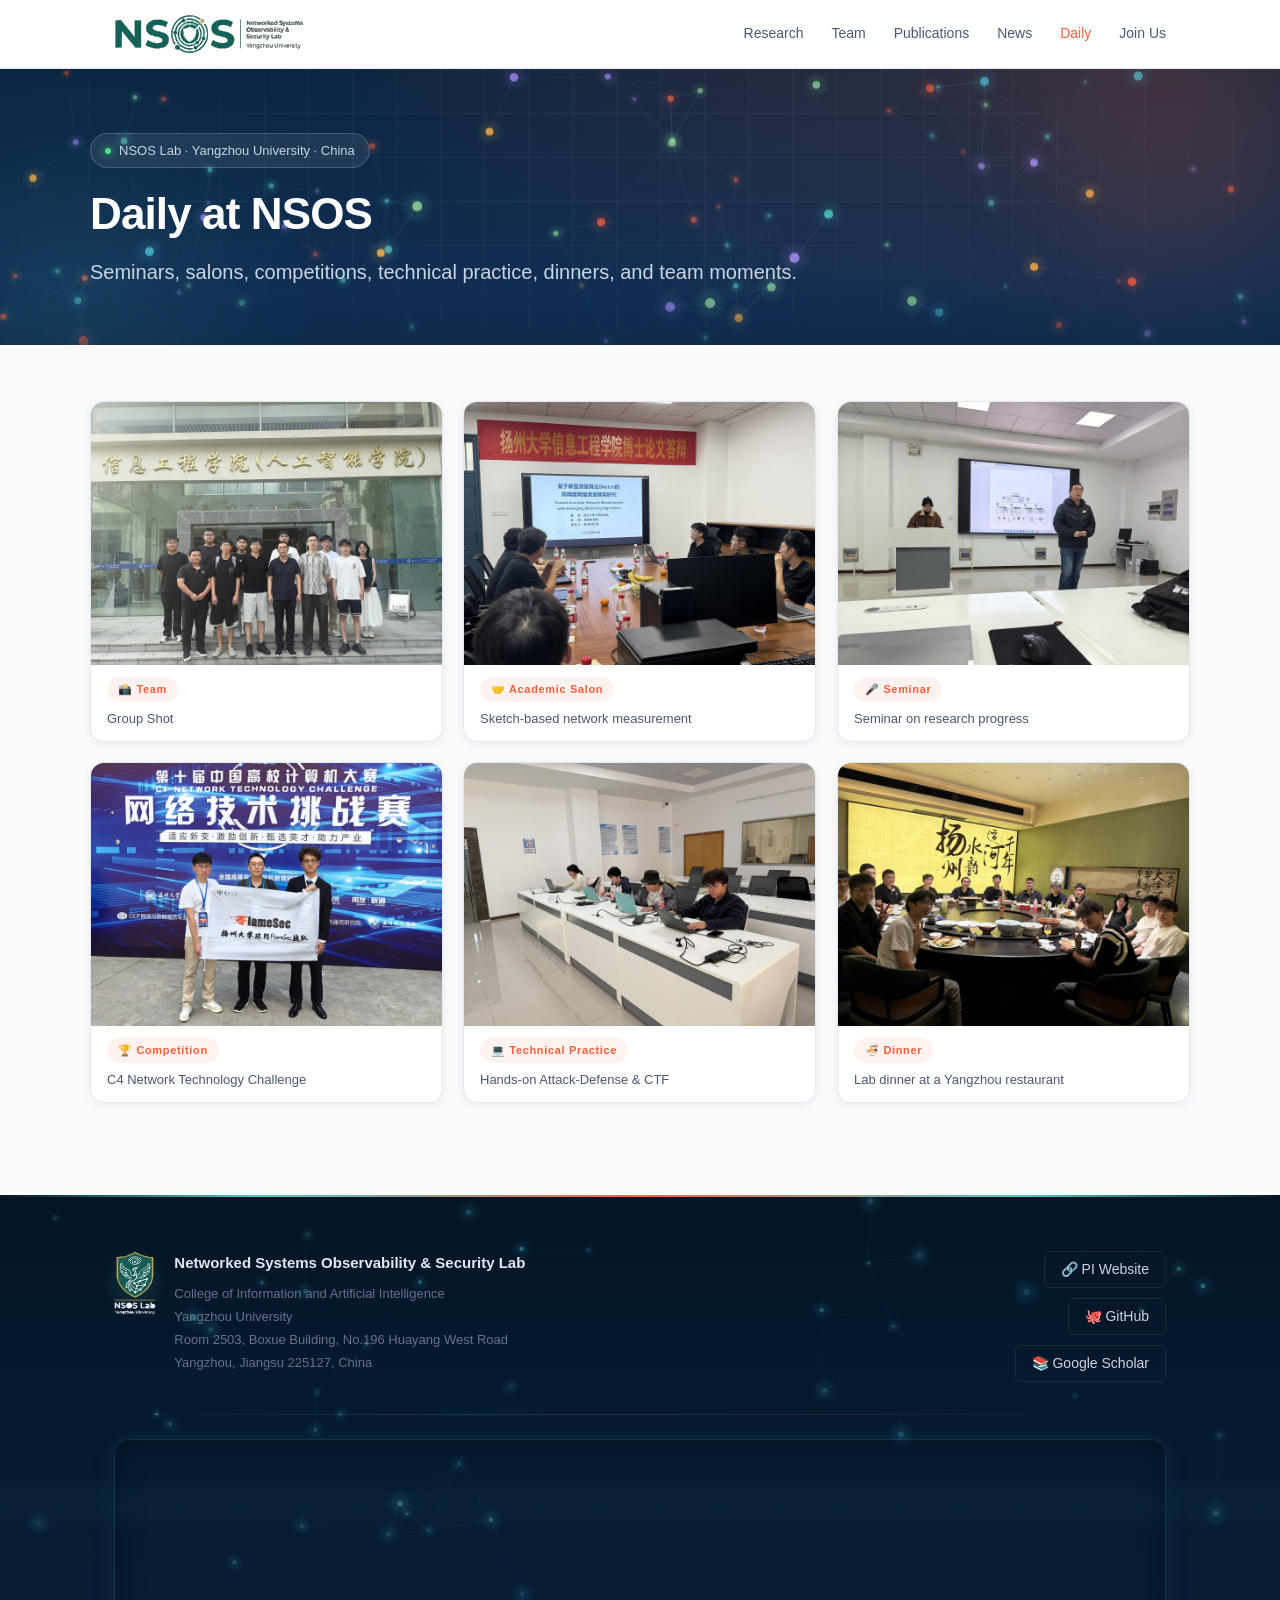
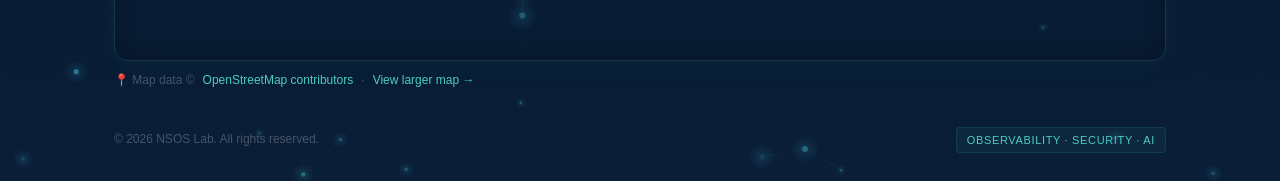
<file: daily.html>
<!DOCTYPE html>
<html lang="en">
<head>
<meta charset="UTF-8" />
<meta name="viewport" content="width=device-width, initial-scale=1.0" />
<link rel="icon" type="image/svg+xml" href="assets/favicon.svg" />
<link rel="icon" type="image/png" sizes="32x32" href="assets/favicon-32.png" />
<link rel="apple-touch-icon" href="assets/apple-touch-icon.png" />
<title>Daily — NSOS Lab, Yangzhou University</title>
<meta name="description" content="Daily life at NSOS Lab, Yangzhou University: seminars, salons, competitions, technical practice, dinners, and team moments." />
<link rel="canonical" href="https://nsos-lab.github.io/daily.html" />
<meta property="og:site_name" content="NSOS Lab" />
<meta property="og:type" content="website" />
<meta property="og:title" content="Daily — NSOS Lab, Yangzhou University" />
<meta property="og:description" content="Daily life at NSOS Lab, Yangzhou University: seminars, salons, competitions, technical practice, dinners, and team moments." />
<meta property="og:url" content="https://nsos-lab.github.io/daily.html" />
<meta property="og:image" content="https://nsos-lab.github.io/assets/og-card.png" />
<meta property="og:image:width" content="1200" />
<meta property="og:image:height" content="630" />
<meta property="og:locale" content="en_US" />
<meta name="twitter:card" content="summary_large_image" />
<meta name="twitter:title" content="Daily — NSOS Lab, Yangzhou University" />
<meta name="twitter:description" content="Daily life at NSOS Lab, Yangzhou University: seminars, salons, competitions, technical practice, dinners, and team moments." />
<meta name="twitter:image" content="https://nsos-lab.github.io/assets/og-card.png" />
<script type="application/ld+json">{"@context": "https://schema.org", "@type": "WebPage", "name": "Daily — NSOS Lab, Yangzhou University", "url": "https://nsos-lab.github.io/daily.html", "description": "Daily life at NSOS Lab, Yangzhou University: seminars, salons, competitions, technical practice, dinners, and team moments.", "isPartOf": {"@type": "WebSite", "name": "NSOS Lab", "url": "https://nsos-lab.github.io/"}}</script>
<style>
  :root{
    --navy:#0A2540;
    --navy-2:#133157;
    --accent:#FF5E3A;
    --accent-2:#FFB347;
    --bg:#F8FAFC;
    --bg-alt:#FFFFFF;
    --text:#1A2332;
    --text-soft:#4A5872;
    --border:#E4E9F0;
  }
  *{box-sizing:border-box;margin:0;padding:0}
  html{scroll-behavior:smooth}
  body{
    font-family:-apple-system,BlinkMacSystemFont,"Inter","Segoe UI","Helvetica Neue",Arial,sans-serif;
    color:var(--text);
    background:var(--bg);
    line-height:1.65;
    -webkit-font-smoothing:antialiased;
  }
  a{color:var(--navy);text-decoration:none;transition:color .2s}
  a:hover{color:var(--accent)}
  code,pre{font-family:"JetBrains Mono",ui-monospace,Menlo,monospace}

  /* ===== Nav ===== */
  .nav{
    position:sticky;top:0;z-index:50;
    background:rgba(255,255,255,.92);
    backdrop-filter:saturate(180%) blur(12px);
    border-bottom:1px solid var(--border);
  }
  .nav-inner{
    max-width:1100px;margin:0 auto;padding:14px 24px;
    display:flex;align-items:center;justify-content:space-between;
  }
  .logo{display:flex;align-items:center;gap:10px;font-weight:700;color:var(--navy);font-size:18px}
  .logo-mark{
    height:40px;width:auto;display:block;
  }
  .nav-links{display:flex;gap:28px;font-size:14px;font-weight:500}
  .nav-links a{color:var(--text-soft)}
  .nav-links a:hover{color:var(--accent)}
  @media(max-width:720px){.nav-links{display:none}}

  /* ===== Hero ===== */
  .hero{
    background:
      radial-gradient(1200px 500px at 80% -10%,rgba(255,94,58,.15),transparent 60%),
      radial-gradient(1000px 600px at -10% 20%,rgba(19,49,87,.08),transparent 60%),
      linear-gradient(180deg,#0A2540 0%,#133157 100%);
    color:#fff;padding:96px 24px 88px;
    position:relative;overflow:hidden;
  }
  .hero::before{
    content:"";position:absolute;inset:0;
    background-image:
      linear-gradient(rgba(255,255,255,.04) 1px,transparent 1px),
      linear-gradient(90deg,rgba(255,255,255,.04) 1px,transparent 1px);
    background-size:44px 44px;
    mask-image:radial-gradient(ellipse at 50% 30%,black 40%,transparent 80%);
  }
  #hero-net{position:absolute;inset:0;width:100%;height:100%;display:block}
  .hero-inner{max-width:1100px;margin:0 auto;position:relative}
  .hero-badge{
    display:inline-flex;align-items:center;gap:8px;
    padding:6px 14px;border-radius:999px;
    background:rgba(255,255,255,.08);
    border:1px solid rgba(255,255,255,.18);
    font-size:13px;color:#CBD5E1;margin-bottom:22px;
  }
  .hero-badge .dot{width:6px;height:6px;border-radius:50%;background:#4ADE80;box-shadow:0 0 8px #4ADE80}
  .hero h1{
    font-size:clamp(38px,5.5vw,62px);
    line-height:1.08;letter-spacing:-.02em;font-weight:800;
    margin-bottom:18px;
  }
  .hero h1 .accent{
    background:linear-gradient(90deg,var(--accent-2),var(--accent));
    -webkit-background-clip:text;background-clip:text;color:transparent;
  }
  .hero .tagline{
    font-size:clamp(17px,1.6vw,20px);
    color:#CBD5E1;max-width:720px;margin-bottom:32px;
  }
  .hero-meta{display:flex;flex-wrap:wrap;gap:10px;margin-bottom:36px}
  .chip{
    font-size:13px;padding:6px 12px;border-radius:6px;
    background:rgba(255,255,255,.06);border:1px solid rgba(255,255,255,.12);
    color:#E2E8F0;
  }
  .hero-cta{display:flex;gap:14px;flex-wrap:wrap}
  .btn{
    display:inline-flex;align-items:center;gap:8px;
    padding:12px 22px;border-radius:8px;font-weight:600;font-size:15px;
    transition:transform .15s,box-shadow .15s;
  }
  .btn-primary{background:var(--accent);color:#fff;box-shadow:0 6px 18px rgba(255,94,58,.35)}
  .btn-primary:hover{transform:translateY(-1px);color:#fff;box-shadow:0 10px 24px rgba(255,94,58,.45)}
  .btn-ghost{background:transparent;color:#fff;border:1px solid rgba(255,255,255,.25)}
  .btn-ghost:hover{background:rgba(255,255,255,.08);color:#fff}

  /* ===== Section base ===== */
  section{padding:88px 24px}
  .section-inner{max-width:1100px;margin:0 auto}
  .section-kicker{
    font-size:13px;font-weight:700;letter-spacing:.14em;
    color:var(--accent);text-transform:uppercase;margin-bottom:10px;
  }
  .section-title{
    font-size:clamp(28px,3.2vw,40px);
    font-weight:800;color:var(--navy);line-height:1.15;letter-spacing:-.01em;
    margin-bottom:14px;
  }
  .section-lead{color:var(--text-soft);max-width:720px;margin-bottom:44px;font-size:17px}

  /* ===== Research ===== */
  .research-grid{
    display:grid;grid-template-columns:repeat(auto-fit,minmax(260px,1fr));gap:22px;
  }
  .rcard{
    background:#fff;border:1px solid var(--border);border-radius:14px;padding:28px;
    transition:transform .2s,box-shadow .2s,border-color .2s;
    position:relative;overflow:hidden;
  }
  .rcard:hover{transform:translateY(-4px);box-shadow:0 14px 32px rgba(10,37,64,.08);border-color:transparent}
  .rcard::before{
    content:"";position:absolute;top:0;left:0;right:0;height:3px;
    background:linear-gradient(90deg,var(--navy),var(--accent));
    opacity:0;transition:opacity .25s;
  }
  .rcard:hover::before{opacity:1}
  .ricon{
    width:46px;height:46px;border-radius:11px;
    background:linear-gradient(135deg,#EEF2FF,#FFE7DD);
    display:flex;align-items:center;justify-content:center;font-size:22px;margin-bottom:18px;
  }
  .rcard h3{font-size:18px;font-weight:700;color:var(--navy);margin-bottom:10px}
  .rcard p{color:var(--text-soft);font-size:15px}
  .rtags{display:flex;flex-wrap:wrap;gap:6px;margin-top:16px}
  .rtag{font-size:12px;color:var(--navy-2);background:#F1F5F9;padding:3px 9px;border-radius:4px}

  /* ===== Team ===== */
  #team{background:var(--bg-alt)}
  .team-group{margin-bottom:44px}
  .team-group:last-child{margin-bottom:0}
  .team-group-title{
    font-size:14px;font-weight:700;letter-spacing:.12em;text-transform:uppercase;
    color:var(--text-soft);margin-bottom:18px;padding-bottom:10px;border-bottom:1px solid var(--border);
  }
  .team-grid{display:grid;grid-template-columns:repeat(auto-fill,minmax(220px,1fr));gap:18px}
  .member{
    background:#fff;border:1px solid var(--border);border-radius:12px;padding:20px;
    display:flex;flex-direction:column;align-items:flex-start;gap:10px;
    transition:border-color .2s,transform .2s;
  }
  .member:hover{border-color:var(--accent);transform:translateY(-2px)}
  .avatar{
    width:56px;height:56px;border-radius:50%;
    background:linear-gradient(135deg,var(--navy),var(--accent));
    color:#fff;display:flex;align-items:center;justify-content:center;
    font-weight:700;font-size:18px;flex-shrink:0;object-fit:cover;
  }
  img.avatar{padding:0;border:1px solid var(--border)}
  .member-info{flex:1;min-width:0}
  .member-name{font-weight:700;color:var(--navy);font-size:15px}
  .member-role{font-size:13px;color:var(--text-soft);margin-top:2px}
  .member-interest{font-size:12px;color:var(--accent);margin-top:6px}
  .member-links{display:flex;gap:10px;margin-top:8px}
  .member-links a{font-size:12px;color:var(--text-soft)}
  .member-links a:hover{color:var(--accent)}

  /* ===== Publications ===== */
  .pub-year{
    font-size:13px;font-weight:700;color:var(--accent);
    letter-spacing:.08em;margin-bottom:12px;margin-top:28px;
  }
  .pub-year:first-of-type{margin-top:0}
  .pub{
    background:#fff;border:1px solid var(--border);border-radius:10px;
    padding:18px 22px;margin-bottom:10px;
    transition:border-color .2s;
  }
  .pub:hover{border-color:var(--navy)}
  .pub-title{font-weight:600;color:var(--navy);font-size:16px;line-height:1.4}
  .pub-title a:hover{color:var(--accent)}
  .pub-authors{font-size:14px;color:var(--text-soft);margin-top:6px}
  .pub-authors strong{color:var(--text);font-weight:600}
  .pub-venue{font-size:13px;color:var(--navy-2);margin-top:6px;font-style:italic}
  .pub-tags{display:flex;gap:8px;margin-top:10px;flex-wrap:wrap}
  .ptag{
    font-size:11px;font-weight:600;padding:3px 9px;border-radius:4px;
    background:#F1F5F9;color:var(--navy-2);border:1px solid transparent;
  }
  .ptag.pdf{background:#FFE7DD;color:#C2410C}
  .ptag.code{background:#DCFCE7;color:#166534}
  .ptag.tag-topic{background:#EEF2F7;color:#334155}
  .ptag.tier-a{background:#FEE2E2;color:#B91C1C;font-weight:700}
  .ptag.tier-b{background:#FFEDD5;color:#C2410C}
  .ptag.tier-c{background:#E0E7FF;color:#3730A3}
  .ptag.tier-sci{background:#DBEAFE;color:#1D4ED8}
  .ptag.tier-pre{background:#F3E8FF;color:#7E22CE}
  .ptag.tier-cn{background:#FEF9C3;color:#854D0E}
  .ptag.tier-ed{background:#F1F5F9;color:#475569}

  /* ===== News ===== */
  #news{background:var(--bg-alt)}
  .news-list{display:flex;flex-direction:column;gap:14px}
  .news-item{
    display:flex;gap:18px;padding:14px 18px;
    background:#fff;border:1px solid var(--border);border-radius:10px;
  }
  .news-date{
    flex-shrink:0;min-width:90px;font-size:13px;font-weight:700;color:var(--accent);
    padding-top:2px;
  }
  .news-body{flex:1;font-size:14.5px;color:var(--text)}
  .news-tag{
    display:inline-block;font-size:11px;font-weight:700;letter-spacing:.06em;
    padding:2px 8px;border-radius:4px;background:#EEF2FF;color:var(--navy);margin-right:8px;
  }

  /* ===== Join Us ===== */
  .join{
    background:linear-gradient(135deg,var(--navy),var(--navy-2));
    color:#fff;padding:64px 24px;text-align:center;
  }
  .join-inner{max-width:720px;margin:0 auto}
  .join h2{font-size:clamp(26px,3vw,34px);font-weight:800;margin-bottom:14px;letter-spacing:-.01em}
  .join p{color:#CBD5E1;margin-bottom:26px;font-size:16.5px}
  .join .btn-primary{background:var(--accent)}

  /* ===== Footer ===== */
  footer{
    background:linear-gradient(180deg,#041525 0%,#061A30 40%,#0A1E38 100%);
    color:#94A3B8;padding:0;font-size:14px;
    position:relative;overflow:hidden;
  }
  footer::before{
    content:"";position:absolute;top:0;left:0;right:0;height:2px;
    background:linear-gradient(90deg,transparent 0%,#4ECDC4 20%,#FF5E3A 50%,#4ECDC4 80%,transparent 100%);
    animation:footerGlow 4s ease-in-out infinite;
  }
  @keyframes footerGlow{
    0%,100%{opacity:.6}
    50%{opacity:1}
  }
  #footer-net{position:absolute;inset:0;width:100%;height:100%;display:block;z-index:0}
  .footer-content{position:relative;z-index:2}
  .footer-main{
    max-width:1100px;margin:0 auto;padding:56px 24px 32px;
    display:grid;grid-template-columns:auto 1fr auto;gap:40px;align-items:start;
  }
  .footer-brand{display:flex;align-items:flex-start;gap:18px}
  .footer-logo-wrap{
    position:relative;flex-shrink:0;
  }
  .footer-logo-wrap::after{
    content:"";position:absolute;inset:-8px;border-radius:50%;
    background:radial-gradient(circle,rgba(78,205,196,.15),transparent 70%);
    animation:logoPulse 3s ease-in-out infinite;
  }
  @keyframes logoPulse{
    0%,100%{opacity:.5;transform:scale(1)}
    50%{opacity:1;transform:scale(1.08)}
  }
  .footer-logo-wrap img{height:64px;width:auto;display:block;position:relative;z-index:1}
  .footer-brand-text strong{color:#E2E8F0;font-size:15px;display:block;margin-bottom:6px}
  .footer-brand-text span{font-size:13px;color:#64748B;line-height:1.7}
  .footer-links{display:flex;flex-direction:column;gap:10px;align-items:flex-end;justify-content:center}
  .footer-links a{
    color:#CBD5E1;font-size:14px;font-weight:500;
    padding:6px 16px;border-radius:6px;
    border:1px solid rgba(255,255,255,.08);
    transition:all .25s ease;display:inline-flex;align-items:center;gap:6px;
  }
  .footer-links a:hover{
    color:#4ECDC4;border-color:rgba(78,205,196,.4);
    background:rgba(78,205,196,.06);
    box-shadow:0 0 16px rgba(78,205,196,.12);
  }
  .footer-divider{
    max-width:1100px;margin:0 auto;padding:0 24px;
  }
  .footer-divider hr{
    border:none;height:1px;
    background:linear-gradient(90deg,transparent,rgba(78,205,196,.2),rgba(255,94,58,.15),transparent);
  }
  .footer-map{
    max-width:1100px;margin:0 auto;padding:24px 24px 20px;
  }
  .footer-map-frame{
    position:relative;border-radius:14px;overflow:hidden;
    border:1px solid rgba(78,205,196,.15);
    box-shadow:0 0 30px rgba(78,205,196,.06),inset 0 0 30px rgba(0,0,0,.3);
  }
  .footer-map-frame iframe{display:block;width:100%;height:220px;border:none}
  .footer-map-meta{
    margin-top:10px;font-size:12px;color:#475569;
    display:flex;align-items:center;gap:8px;
  }
  .footer-map-meta a{color:#4ECDC4;text-decoration:none;transition:color .2s}
  .footer-map-meta a:hover{color:#FF5E3A}
  .footer-bottom{
    max-width:1100px;margin:0 auto;padding:16px 24px 28px;
    display:flex;justify-content:space-between;align-items:center;
    font-size:12px;color:#475569;
  }
  .footer-bottom .tech-tag{
    font-size:11px;padding:3px 10px;border-radius:4px;
    background:rgba(78,205,196,.06);border:1px solid rgba(78,205,196,.12);
    color:#4ECDC4;letter-spacing:.06em;
  }
  @media(max-width:768px){
    .footer-main{grid-template-columns:1fr;text-align:center;gap:24px}
    .footer-brand{flex-direction:column;align-items:center}
    .footer-links{align-items:center}
    .footer-bottom{flex-direction:column;gap:8px;text-align:center}
  }

  /* ===== Life gallery ===== */
  .masonry{columns:3;column-gap:20px}
  @media(max-width:900px){.masonry{columns:2}}
  @media(max-width:560px){.masonry{columns:1}}
  .card{break-inside:avoid;margin-bottom:20px;background:var(--bg-alt);border:1px solid var(--border);
        border-radius:14px;overflow:hidden;box-shadow:0 2px 10px rgba(10,37,64,.06);
        transition:transform .25s,box-shadow .25s}
  .card:hover{transform:translateY(-4px);box-shadow:0 10px 28px rgba(10,37,64,.12)}
  .card img{width:100%;display:block}
  .card figcaption{padding:12px 16px;display:flex;flex-direction:column;gap:6px}
  .chip{display:inline-block;font-size:11px;font-weight:600;letter-spacing:.06em;color:var(--accent);
        background:rgba(255,94,58,.08);border-radius:999px;padding:2px 10px;width:fit-content}
  .cap{font-size:13px;color:var(--text-soft)}
</style>
<link rel="stylesheet" href="assets/viz-enhance.css?v=1" />

</head>
<body>

<!-- ========== NAV ========== -->
<nav class="nav">
  <div class="nav-inner">
    <a href="#" class="logo">
      <img class="logo-mark" src="assets/nsos-lab-logo-horizontal.svg" alt="NSOS Lab" />
    </a>
    <div class="nav-links">
      <a href="research.html">Research</a>
      <a href="team.html">Team</a>
      <a href="publications.html">Publications</a>
      <a href="#news">News</a>
      <a href="daily.html" style="color:var(--accent)">Daily</a>
      <a href="#join">Join Us</a>
    </div>
  </div>
</nav>

<!-- ========== SUB HEADER ========== -->
<header class="hero" style="padding:64px 24px 56px">
  <canvas id="hero-net"></canvas>
  <div class="hero-inner">
    <div class="hero-badge"><span class="dot"></span><span>NSOS Lab · Yangzhou University · China</span></div>
    <h1 style="font-size:clamp(30px,4vw,44px)">Daily at NSOS</h1>
    <p class="tagline" style="margin-bottom:0">Seminars, salons, competitions, technical practice, dinners, and team moments.</p>
  </div>
</header>

<!-- ========== LIFE GALLERY ========== -->
<section style="padding:56px 24px 72px">
  <div style="max-width:1100px;margin:0 auto">
    <div class="masonry">
      <figure class="card">
        <img src="assets/life/group-photo.jpg" alt="Group photo in front of the college building" loading="lazy" />
        <figcaption><span class="chip">📸 Team</span><span class="cap">Group Shot</span></figcaption>
      </figure>
      <figure class="card">
        <img src="assets/life/c4-flamesec.jpg" alt="FlameSec team at C4 competition" loading="lazy" />
        <figcaption><span class="chip">🏆 Competition</span><span class="cap">C4 Network Technology Challenge</span></figcaption>
      </figure>
      <figure class="card">
        <img src="assets/life/defense.jpg" alt="PhD thesis defense" loading="lazy" />
        <figcaption><span class="chip">🤝 Academic Salon</span><span class="cap">Sketch-based network measurement</span></figcaption>
      </figure>
      <figure class="card">
        <img src="assets/life/lab-work.jpg" alt="Daily work in the lab" loading="lazy" />
        <figcaption><span class="chip">💻 Technical Practice</span><span class="cap">Hands-on Attack-Defense &amp; CTF</span></figcaption>
      </figure>
      <figure class="card">
        <img src="assets/life/talk.jpg" alt="Research talk" loading="lazy" />
        <figcaption><span class="chip">🎤 Seminar</span><span class="cap">Seminar on research progress</span></figcaption>
      </figure>
      <figure class="card">
        <img src="assets/life/dinner.jpg" alt="Lab dinner" loading="lazy" />
        <figcaption><span class="chip">🍜 Dinner</span><span class="cap">Lab dinner at a Yangzhou restaurant</span></figcaption>
      </figure>
    </div>
  </div>
</section>

<!-- ========== FOOTER ========== -->
<footer>
  <canvas id="footer-net"></canvas>
  <div class="footer-content">
    <div class="footer-main">
      <div class="footer-brand">
        <div class="footer-logo-wrap">
          <img src="assets/nsos-lab-logo-shield-footer.svg" alt="NSOS Lab" />
        </div>
        <div class="footer-brand-text">
          <strong>Networked Systems Observability &amp; Security Lab</strong>
          <span>College of Information and Artificial Intelligence<br/>Yangzhou University<br/>Room 2503, Boxue Building, No.196 Huayang West Road<br/>Yangzhou, Jiangsu 225127, China</span>
        </div>
      </div>
      <div></div>
      <div class="footer-links">
        <a href="http://liuxuan.website" target="_blank">🔗 PI Website</a>
        <a href="https://github.com/nsos-lab" target="_blank">🐙 GitHub</a>
        <a href="https://scholar.google.com/citations?user=N95MHnkAAAAJ&hl=en" target="_blank" rel="noopener">📚 Google Scholar</a>
      </div>
    </div>
    <div class="footer-divider"><hr/></div>
    <div class="footer-map">
      <div class="footer-map-frame">
        <iframe title="NSOS Lab location" src="https://www.openstreetmap.org/export/embed.html?bbox=119.3830%2C32.3389%2C119.3990%2C32.3469&layer=mapnik&marker=32.3429%2C119.3910" loading="lazy"></iframe>
      </div>
      <div class="footer-map-meta">
        <span>📍 Map data &copy;</span>
        <a href="https://www.openstreetmap.org/copyright" target="_blank" rel="noopener">OpenStreetMap contributors</a>
        <span>&middot;</span>
        <a href="https://www.openstreetmap.org/?mlat=32.3429&mlon=119.3910#map=16/32.3429/119.3910" target="_blank" rel="noopener">View larger map &rarr;</a>
      </div>
    </div>
    <div class="footer-bottom">
      <span>&copy; 2026 NSOS Lab. All rights reserved.</span>
      <span class="tech-tag">OBSERVABILITY · SECURITY · AI</span>
    </div>
  </div>
</footer>

<button id="back-to-top" aria-label="Back to top" style="position:fixed;right:28px;bottom:28px;z-index:99;width:44px;height:44px;border-radius:50%;border:1px solid #E4E9F0;background:#FFFFFF;color:#FF5E3A;font-size:18px;display:flex;align-items:center;justify-content:center;padding:0;cursor:pointer;opacity:0;pointer-events:none;transition:opacity .3s;box-shadow:0 4px 16px rgba(10,37,64,.18)">&uarr;</button>
<script>
(function(){
  var b=document.getElementById('back-to-top');
  window.addEventListener('scroll',function(){
    var on=window.scrollY>400;
    b.style.opacity=on?'1':'0';
    b.style.pointerEvents=on?'auto':'none';
  },{passive:true});
  b.addEventListener('click',function(){window.scrollTo({top:0,behavior:'smooth'});});
})();
</script>
<script data-goatcounter="https://nsos-lab.goatcounter.com/count" async src="//gc.zgo.at/count.js"></script>
<script src="assets/viz-enhance.js?v=1"></script>
<script>
(function(){
  var canvas=document.getElementById('hero-net');
  if(!canvas)return;
  var ctx=canvas.getContext('2d');
  var hero=canvas.parentElement;
  var dpr=Math.min(window.devicePixelRatio||1,2);
  var W,H,pts=[],mx=-9e3,my=-9e3;
  var COLS=['#4ECDC4','#45B7D1','#96E6A1','#FF5E3A','#FFB347','#A78BFA'];
  var LK=150,MR=160,N=85;
  function resize(){var r=hero.getBoundingClientRect();W=r.width;H=r.height;canvas.width=W*dpr;canvas.height=H*dpr;canvas.style.width=W+'px';canvas.style.height=H+'px';ctx.setTransform(dpr,0,0,dpr,0,0)}
  function init(){pts=[];for(var i=0;i<N;i++){var d=Math.random(),sz=1.5+d*3.2,al=.22+d*.6,sp=.12+d*.35;pts.push({x:Math.random()*W,y:Math.random()*H,z:d,vx:(Math.random()-.5)*sp,vy:(Math.random()-.5)*sp,s:sz,a:al,c:COLS[~~(Math.random()*COLS.length)],p:Math.random()*6.28,ps:.008+Math.random()*.018})}}
  function tick(){ctx.clearRect(0,0,W,H);for(var i=0;i<pts.length;i++){var p=pts[i];p.x+=p.vx;p.y+=p.vy;p.p+=p.ps;if(p.x<-20)p.x=W+20;if(p.x>W+20)p.x=-20;if(p.y<-20)p.y=H+20;if(p.y>H+20)p.y=-20;var dx=p.x-mx,dy=p.y-my,d=Math.sqrt(dx*dx+dy*dy);if(d<MR&&d>0){var f=(MR-d)/MR*.7;p.x+=dx/d*f;p.y+=dy/d*f}var sc=1+Math.sin(p.p)*.15,ds=p.s*sc;var g=ctx.createRadialGradient(p.x,p.y,0,p.x,p.y,ds*3.5);g.addColorStop(0,p.c+'30');g.addColorStop(1,p.c+'00');ctx.fillStyle=g;ctx.beginPath();ctx.arc(p.x,p.y,ds*3.5,0,6.28);ctx.fill();ctx.globalAlpha=p.a;ctx.fillStyle=p.c;ctx.beginPath();ctx.arc(p.x,p.y,ds,0,6.28);ctx.fill();ctx.globalAlpha=1}ctx.lineWidth=.6;for(var i=0;i<pts.length;i++)for(var j=i+1;j<pts.length;j++){var a=pts[i],b=pts[j],dx=a.x-b.x,dy=a.y-b.y,d=Math.sqrt(dx*dx+dy*dy);if(d<LK){var al=(1-d/LK)*.3*Math.min(a.a,b.a);ctx.strokeStyle='rgba(180,220,240,'+al+')';ctx.beginPath();ctx.moveTo(a.x,a.y);ctx.lineTo(b.x,b.y);ctx.stroke()}}var fg=ctx.createLinearGradient(0,H-70,0,H);fg.addColorStop(0,'rgba(10,37,64,0)');fg.addColorStop(1,'rgba(10,37,64,.45)');ctx.fillStyle=fg;ctx.fillRect(0,H-70,W,70);requestAnimationFrame(tick)}hero.addEventListener('mousemove',function(e){var r=hero.getBoundingClientRect();mx=e.clientX-r.left;my=e.clientY-r.top});hero.addEventListener('mouseleave',function(){mx=-9e3;my=-9e3});window.addEventListener('resize',resize);resize();init();tick();
})();
</script>
<script>
(function(){
  var c=document.getElementById('footer-net');
  if(!c)return;
  var ctx=c.getContext('2d'),footer=c.parentElement;
  var dpr=Math.min(window.devicePixelRatio||1,2);
  var W,H,pts=[],t=0;
  function resize(){var r=footer.getBoundingClientRect();W=r.width;H=r.height;c.width=W*dpr;c.height=H*dpr;c.style.width=W+'px';c.style.height=H+'px';ctx.setTransform(dpr,0,0,dpr,0,0)}
  function init(){
    pts=[];
    for(var i=0;i<55;i++){
      pts.push({
        x:Math.random()*W,y:Math.random()*H,
        vx:(Math.random()-.5)*.15,vy:(Math.random()-.5)*.15,
        s:1+Math.random()*2.2,
        a:.12+Math.random()*.4,
        c:Math.random()>.7?'#4ECDC4':'#45B7D1',
        phase:Math.random()*6.28
      });
    }
  }
  function draw(){
    t+=.008;
    ctx.clearRect(0,0,W,H);
    ctx.strokeStyle='rgba(78,205,196,.03)';ctx.lineWidth=.5;
    var gs=60;
    for(var x=0;x<W;x+=gs){ctx.beginPath();ctx.moveTo(x,0);ctx.lineTo(x,H);ctx.stroke()}
    for(var y=0;y<H;y+=gs){ctx.beginPath();ctx.moveTo(0,y);ctx.lineTo(W,y);ctx.stroke()}
    for(var i=0;i<pts.length;i++){
      var p=pts[i];
      p.x+=p.vx;p.y+=p.vy;p.phase+=.012;
      if(p.x<0)p.x=W;if(p.x>W)p.x=0;
      if(p.y<0)p.y=H;if(p.y>H)p.y=0;
      var glow=p.a*(0.7+0.3*Math.sin(p.phase));
      var g=ctx.createRadialGradient(p.x,p.y,0,p.x,p.y,p.s*5);
      g.addColorStop(0,p.c+'25');g.addColorStop(1,p.c+'00');
      ctx.fillStyle=g;ctx.beginPath();ctx.arc(p.x,p.y,p.s*5,0,6.28);ctx.fill();
      ctx.globalAlpha=glow;ctx.fillStyle=p.c;
      ctx.beginPath();ctx.arc(p.x,p.y,p.s,0,6.28);ctx.fill();
      ctx.globalAlpha=1;
    }
    for(var i=0;i<pts.length;i++)for(var j=i+1;j<pts.length;j++){
      var a=pts[i],b=pts[j],dx=a.x-b.x,dy=a.y-b.y,d=Math.sqrt(dx*dx+dy*dy);
      if(d<120){
        var al=(1-d/120)*.18;
        ctx.strokeStyle='rgba(78,205,196,'+al+')';ctx.lineWidth=.5;
        ctx.beginPath();ctx.moveTo(a.x,a.y);ctx.lineTo(b.x,b.y);ctx.stroke();
      }
    }
    var sy=(Math.sin(t*.5)*.5+.5)*H;
    var sg=ctx.createLinearGradient(0,sy-30,0,sy+30);
    sg.addColorStop(0,'rgba(78,205,196,0)');sg.addColorStop(.5,'rgba(78,205,196,.04)');sg.addColorStop(1,'rgba(78,205,196,0)');
    ctx.fillStyle=sg;ctx.fillRect(0,sy-30,W,60);
    requestAnimationFrame(draw);
  }
  window.addEventListener('resize',resize);
  resize();init();draw();
})();
</script>
</body>
</html>
</file>
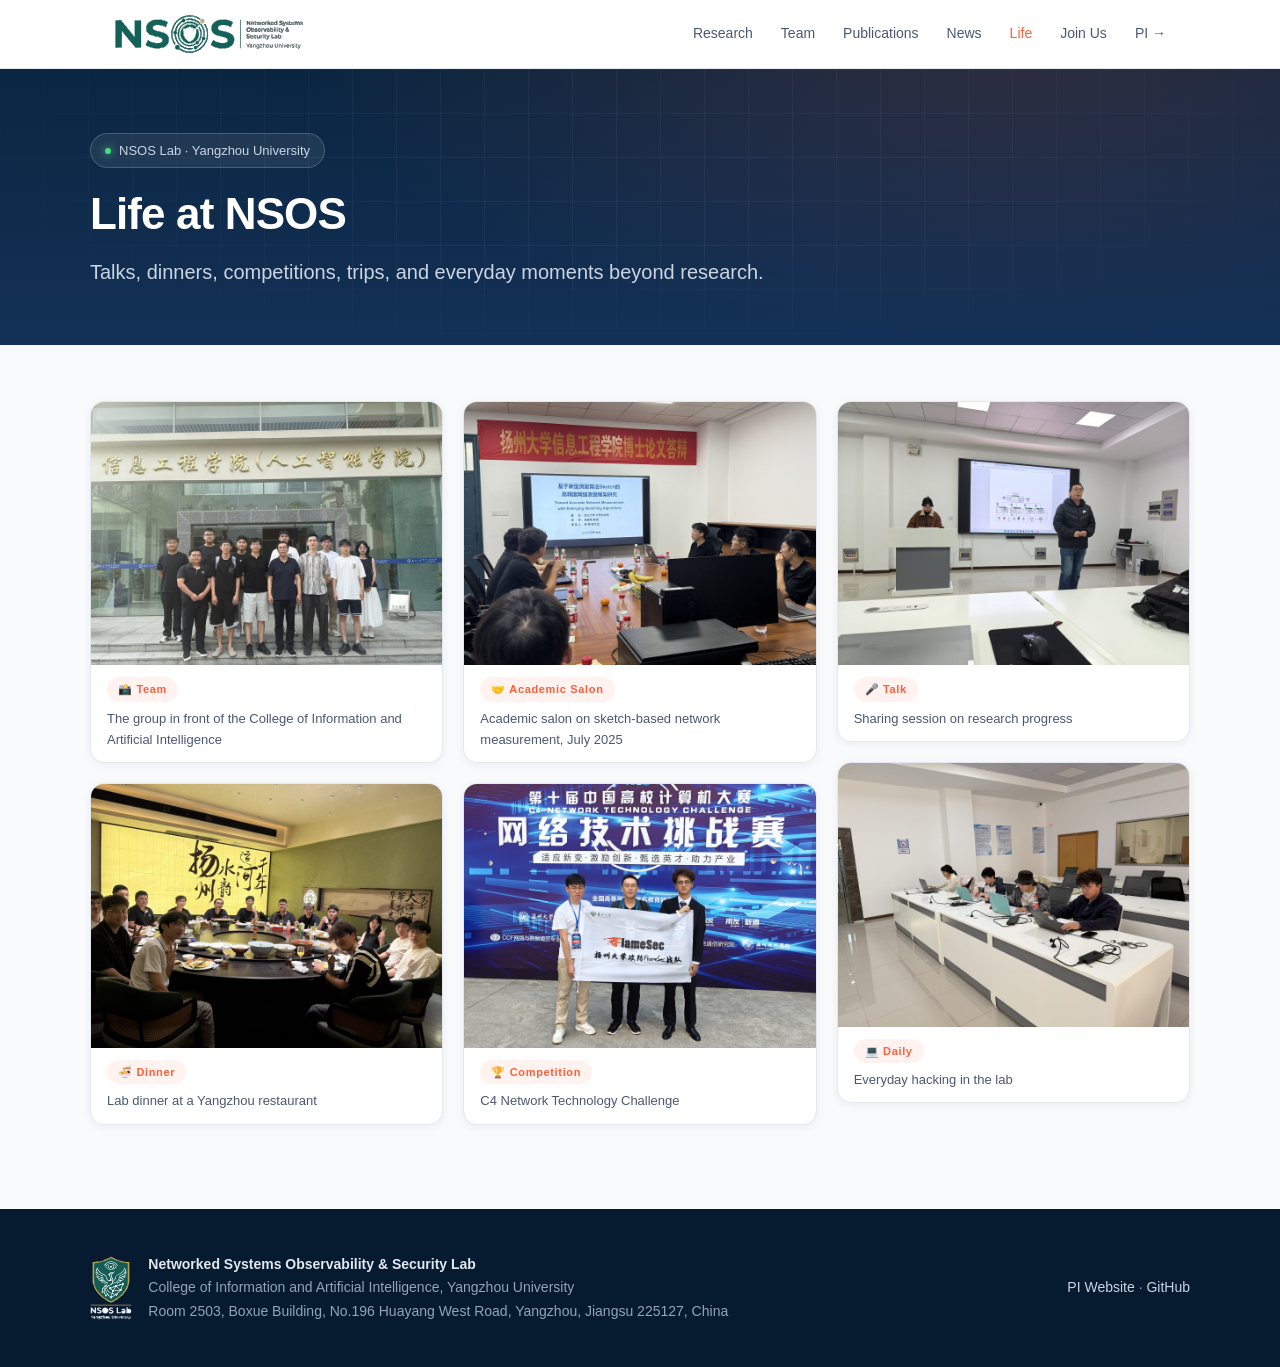
<file: life.html>
<!DOCTYPE html>
<html lang="en">
<head>
<meta charset="UTF-8" />
<meta name="viewport" content="width=device-width, initial-scale=1.0" />
<link rel="icon" type="image/svg+xml" href="assets/favicon.svg" />
<link rel="icon" type="image/png" sizes="32x32" href="assets/favicon-32.png" />
<link rel="apple-touch-icon" href="assets/apple-touch-icon.png" />
<title>Life — NSOS Lab, Yangzhou University</title>
<meta name="description" content="NSOS Lab at Yangzhou University: building observability and security foundations for next-generation networked and autonomous systems" />
<style>
  :root{
    --navy:#0A2540;
    --navy-2:#133157;
    --accent:#FF5E3A;
    --accent-2:#FFB347;
    --bg:#F8FAFC;
    --bg-alt:#FFFFFF;
    --text:#1A2332;
    --text-soft:#4A5872;
    --border:#E4E9F0;
  }
  *{box-sizing:border-box;margin:0;padding:0}
  html{scroll-behavior:smooth}
  body{
    font-family:-apple-system,BlinkMacSystemFont,"Inter","Segoe UI","Helvetica Neue",Arial,sans-serif;
    color:var(--text);
    background:var(--bg);
    line-height:1.65;
    -webkit-font-smoothing:antialiased;
  }
  a{color:var(--navy);text-decoration:none;transition:color .2s}
  a:hover{color:var(--accent)}
  code,pre{font-family:"JetBrains Mono",ui-monospace,Menlo,monospace}

  /* ===== Nav ===== */
  .nav{
    position:sticky;top:0;z-index:50;
    background:rgba(255,255,255,.92);
    backdrop-filter:saturate(180%) blur(12px);
    border-bottom:1px solid var(--border);
  }
  .nav-inner{
    max-width:1100px;margin:0 auto;padding:14px 24px;
    display:flex;align-items:center;justify-content:space-between;
  }
  .logo{display:flex;align-items:center;gap:10px;font-weight:700;color:var(--navy);font-size:18px}
  .logo-mark{
    height:40px;width:auto;display:block;
  }
  .nav-links{display:flex;gap:28px;font-size:14px;font-weight:500}
  .nav-links a{color:var(--text-soft)}
  .nav-links a:hover{color:var(--accent)}
  @media(max-width:720px){.nav-links{display:none}}

  /* ===== Hero ===== */
  .hero{
    background:
      radial-gradient(1200px 500px at 80% -10%,rgba(255,94,58,.15),transparent 60%),
      radial-gradient(1000px 600px at -10% 20%,rgba(19,49,87,.08),transparent 60%),
      linear-gradient(180deg,#0A2540 0%,#133157 100%);
    color:#fff;padding:96px 24px 88px;
    position:relative;overflow:hidden;
  }
  .hero::before{
    content:"";position:absolute;inset:0;
    background-image:
      linear-gradient(rgba(255,255,255,.04) 1px,transparent 1px),
      linear-gradient(90deg,rgba(255,255,255,.04) 1px,transparent 1px);
    background-size:44px 44px;
    mask-image:radial-gradient(ellipse at 50% 30%,black 40%,transparent 80%);
  }
  .hero-inner{max-width:1100px;margin:0 auto;position:relative}
  .hero-badge{
    display:inline-flex;align-items:center;gap:8px;
    padding:6px 14px;border-radius:999px;
    background:rgba(255,255,255,.08);
    border:1px solid rgba(255,255,255,.18);
    font-size:13px;color:#CBD5E1;margin-bottom:22px;
  }
  .hero-badge .dot{width:6px;height:6px;border-radius:50%;background:#4ADE80;box-shadow:0 0 8px #4ADE80}
  .hero h1{
    font-size:clamp(38px,5.5vw,62px);
    line-height:1.08;letter-spacing:-.02em;font-weight:800;
    margin-bottom:18px;
  }
  .hero h1 .accent{
    background:linear-gradient(90deg,var(--accent-2),var(--accent));
    -webkit-background-clip:text;background-clip:text;color:transparent;
  }
  .hero .tagline{
    font-size:clamp(17px,1.6vw,20px);
    color:#CBD5E1;max-width:720px;margin-bottom:32px;
  }
  .hero-meta{display:flex;flex-wrap:wrap;gap:10px;margin-bottom:36px}
  .chip{
    font-size:13px;padding:6px 12px;border-radius:6px;
    background:rgba(255,255,255,.06);border:1px solid rgba(255,255,255,.12);
    color:#E2E8F0;
  }
  .hero-cta{display:flex;gap:14px;flex-wrap:wrap}
  .btn{
    display:inline-flex;align-items:center;gap:8px;
    padding:12px 22px;border-radius:8px;font-weight:600;font-size:15px;
    transition:transform .15s,box-shadow .15s;
  }
  .btn-primary{background:var(--accent);color:#fff;box-shadow:0 6px 18px rgba(255,94,58,.35)}
  .btn-primary:hover{transform:translateY(-1px);color:#fff;box-shadow:0 10px 24px rgba(255,94,58,.45)}
  .btn-ghost{background:transparent;color:#fff;border:1px solid rgba(255,255,255,.25)}
  .btn-ghost:hover{background:rgba(255,255,255,.08);color:#fff}

  /* ===== Section base ===== */
  section{padding:88px 24px}
  .section-inner{max-width:1100px;margin:0 auto}
  .section-kicker{
    font-size:13px;font-weight:700;letter-spacing:.14em;
    color:var(--accent);text-transform:uppercase;margin-bottom:10px;
  }
  .section-title{
    font-size:clamp(28px,3.2vw,40px);
    font-weight:800;color:var(--navy);line-height:1.15;letter-spacing:-.01em;
    margin-bottom:14px;
  }
  .section-lead{color:var(--text-soft);max-width:720px;margin-bottom:44px;font-size:17px}

  /* ===== Research ===== */
  .research-grid{
    display:grid;grid-template-columns:repeat(auto-fit,minmax(260px,1fr));gap:22px;
  }
  .rcard{
    background:#fff;border:1px solid var(--border);border-radius:14px;padding:28px;
    transition:transform .2s,box-shadow .2s,border-color .2s;
    position:relative;overflow:hidden;
  }
  .rcard:hover{transform:translateY(-4px);box-shadow:0 14px 32px rgba(10,37,64,.08);border-color:transparent}
  .rcard::before{
    content:"";position:absolute;top:0;left:0;right:0;height:3px;
    background:linear-gradient(90deg,var(--navy),var(--accent));
    opacity:0;transition:opacity .25s;
  }
  .rcard:hover::before{opacity:1}
  .ricon{
    width:46px;height:46px;border-radius:11px;
    background:linear-gradient(135deg,#EEF2FF,#FFE7DD);
    display:flex;align-items:center;justify-content:center;font-size:22px;margin-bottom:18px;
  }
  .rcard h3{font-size:18px;font-weight:700;color:var(--navy);margin-bottom:10px}
  .rcard p{color:var(--text-soft);font-size:15px}
  .rtags{display:flex;flex-wrap:wrap;gap:6px;margin-top:16px}
  .rtag{font-size:12px;color:var(--navy-2);background:#F1F5F9;padding:3px 9px;border-radius:4px}

  /* ===== Team ===== */
  #team{background:var(--bg-alt)}
  .team-group{margin-bottom:44px}
  .team-group:last-child{margin-bottom:0}
  .team-group-title{
    font-size:14px;font-weight:700;letter-spacing:.12em;text-transform:uppercase;
    color:var(--text-soft);margin-bottom:18px;padding-bottom:10px;border-bottom:1px solid var(--border);
  }
  .team-grid{display:grid;grid-template-columns:repeat(auto-fill,minmax(220px,1fr));gap:18px}
  .member{
    background:#fff;border:1px solid var(--border);border-radius:12px;padding:20px;
    display:flex;flex-direction:column;align-items:flex-start;gap:10px;
    transition:border-color .2s,transform .2s;
  }
  .member:hover{border-color:var(--accent);transform:translateY(-2px)}
  .avatar{
    width:56px;height:56px;border-radius:50%;
    background:linear-gradient(135deg,var(--navy),var(--accent));
    color:#fff;display:flex;align-items:center;justify-content:center;
    font-weight:700;font-size:18px;flex-shrink:0;object-fit:cover;
  }
  img.avatar{padding:0;border:1px solid var(--border)}
  .member-info{flex:1;min-width:0}
  .member-name{font-weight:700;color:var(--navy);font-size:15px}
  .member-role{font-size:13px;color:var(--text-soft);margin-top:2px}
  .member-interest{font-size:12px;color:var(--accent);margin-top:6px}
  .member-links{display:flex;gap:10px;margin-top:8px}
  .member-links a{font-size:12px;color:var(--text-soft)}
  .member-links a:hover{color:var(--accent)}

  /* ===== Publications ===== */
  .pub-year{
    font-size:13px;font-weight:700;color:var(--accent);
    letter-spacing:.08em;margin-bottom:12px;margin-top:28px;
  }
  .pub-year:first-of-type{margin-top:0}
  .pub{
    background:#fff;border:1px solid var(--border);border-radius:10px;
    padding:18px 22px;margin-bottom:10px;
    transition:border-color .2s;
  }
  .pub:hover{border-color:var(--navy)}
  .pub-title{font-weight:600;color:var(--navy);font-size:16px;line-height:1.4}
  .pub-title a:hover{color:var(--accent)}
  .pub-authors{font-size:14px;color:var(--text-soft);margin-top:6px}
  .pub-authors strong{color:var(--text);font-weight:600}
  .pub-venue{font-size:13px;color:var(--navy-2);margin-top:6px;font-style:italic}
  .pub-tags{display:flex;gap:8px;margin-top:10px;flex-wrap:wrap}
  .ptag{
    font-size:11px;font-weight:600;padding:3px 9px;border-radius:4px;
    background:#F1F5F9;color:var(--navy-2);border:1px solid transparent;
  }
  .ptag.pdf{background:#FFE7DD;color:#C2410C}
  .ptag.code{background:#DCFCE7;color:#166534}
  .ptag.tag-topic{background:#EEF2F7;color:#334155}
  .ptag.tier-a{background:#FEE2E2;color:#B91C1C;font-weight:700}
  .ptag.tier-b{background:#FFEDD5;color:#C2410C}
  .ptag.tier-c{background:#E0E7FF;color:#3730A3}
  .ptag.tier-sci{background:#DBEAFE;color:#1D4ED8}
  .ptag.tier-pre{background:#F3E8FF;color:#7E22CE}
  .ptag.tier-cn{background:#FEF9C3;color:#854D0E}
  .ptag.tier-ed{background:#F1F5F9;color:#475569}

  /* ===== News ===== */
  #news{background:var(--bg-alt)}
  .news-list{display:flex;flex-direction:column;gap:14px}
  .news-item{
    display:flex;gap:18px;padding:14px 18px;
    background:#fff;border:1px solid var(--border);border-radius:10px;
  }
  .news-date{
    flex-shrink:0;min-width:90px;font-size:13px;font-weight:700;color:var(--accent);
    padding-top:2px;
  }
  .news-body{flex:1;font-size:14.5px;color:var(--text)}
  .news-tag{
    display:inline-block;font-size:11px;font-weight:700;letter-spacing:.06em;
    padding:2px 8px;border-radius:4px;background:#EEF2FF;color:var(--navy);margin-right:8px;
  }

  /* ===== Join Us ===== */
  .join{
    background:linear-gradient(135deg,var(--navy),var(--navy-2));
    color:#fff;padding:64px 24px;text-align:center;
  }
  .join-inner{max-width:720px;margin:0 auto}
  .join h2{font-size:clamp(26px,3vw,34px);font-weight:800;margin-bottom:14px;letter-spacing:-.01em}
  .join p{color:#CBD5E1;margin-bottom:26px;font-size:16.5px}
  .join .btn-primary{background:var(--accent)}

  /* ===== Footer ===== */
  footer{
    background:#061A30;color:#94A3B8;padding:44px 24px;
    font-size:14px;
  }
  .footer-inner{
    max-width:1100px;margin:0 auto;
    display:grid;grid-template-columns:1fr auto;gap:20px;align-items:center;
  }
  footer a{color:#CBD5E1}
  footer a:hover{color:var(--accent)}
  @media(max-width:600px){
    .footer-inner{grid-template-columns:1fr;text-align:center}
    .news-item{flex-direction:column;gap:6px}
  }

  /* ===== Life gallery ===== */
  .masonry{columns:3;column-gap:20px}
  @media(max-width:900px){.masonry{columns:2}}
  @media(max-width:560px){.masonry{columns:1}}
  .card{break-inside:avoid;margin-bottom:20px;background:var(--bg-alt);border:1px solid var(--border);
        border-radius:14px;overflow:hidden;box-shadow:0 2px 10px rgba(10,37,64,.06);
        transition:transform .25s,box-shadow .25s}
  .card:hover{transform:translateY(-4px);box-shadow:0 10px 28px rgba(10,37,64,.12)}
  .card img{width:100%;display:block}
  .card figcaption{padding:12px 16px;display:flex;flex-direction:column;gap:6px}
  .chip{display:inline-block;font-size:11px;font-weight:600;letter-spacing:.06em;color:var(--accent);
        background:rgba(255,94,58,.08);border-radius:999px;padding:2px 10px;width:fit-content}
  .cap{font-size:13px;color:var(--text-soft)}
</style>
</head>
<body>

<!-- ========== NAV ========== -->
<nav class="nav">
  <div class="nav-inner">
    <a href="#" class="logo">
      <img class="logo-mark" src="assets/nsos-lab-logo-horizontal.svg" alt="NSOS Lab" />
    </a>
    <div class="nav-links">
      <a href="index.html#research">Research</a>
      <a href="team.html">Team</a>
      <a href="publications.html">Publications</a>
      <a href="#news">News</a>
      <a href="life.html" style="color:var(--accent)">Life</a>
      <a href="#join">Join Us</a>
      <a href="http://liuxuan.website" target="_blank" rel="noopener">PI →</a>
    </div>
  </div>
</nav>

<!-- ========== SUB HEADER ========== -->
<header class="hero" style="padding:64px 24px 56px">
  <div class="hero-inner">
    <div class="hero-badge"><span class="dot"></span><span>NSOS Lab · Yangzhou University</span></div>
    <h1 style="font-size:clamp(30px,4vw,44px)">Life at NSOS</h1>
    <p class="tagline" style="margin-bottom:0">Talks, dinners, competitions, trips, and everyday moments beyond research.</p>
  </div>
</header>

<!-- ========== LIFE GALLERY ========== -->
<section style="padding:56px 24px 72px">
  <div style="max-width:1100px;margin:0 auto">
    <div class="masonry">
      <figure class="card">
        <img src="assets/life/group-photo.jpg" alt="Group photo in front of the college building" loading="lazy" />
        <figcaption><span class="chip">📸 Team</span><span class="cap">The group in front of the College of Information and Artificial Intelligence</span></figcaption>
      </figure>
      <figure class="card">
        <img src="assets/life/dinner.jpg" alt="Lab dinner" loading="lazy" />
        <figcaption><span class="chip">🍜 Dinner</span><span class="cap">Lab dinner at a Yangzhou restaurant</span></figcaption>
      </figure>
      <figure class="card">
        <img src="assets/life/defense.jpg" alt="PhD thesis defense" loading="lazy" />
        <figcaption><span class="chip">🤝 Academic Salon</span><span class="cap">Academic salon on sketch-based network measurement, July 2025</span></figcaption>
      </figure>
      <figure class="card">
        <img src="assets/life/c4-flamesec.jpg" alt="FlameSec team at C4 competition" loading="lazy" />
        <figcaption><span class="chip">🏆 Competition</span><span class="cap">C4 Network Technology Challenge</span></figcaption>
      </figure>
      <figure class="card">
        <img src="assets/life/talk.jpg" alt="Research talk" loading="lazy" />
        <figcaption><span class="chip">🎤 Talk</span><span class="cap">Sharing session on research progress</span></figcaption>
      </figure>
      <figure class="card">
        <img src="assets/life/lab-work.jpg" alt="Daily work in the lab" loading="lazy" />
        <figcaption><span class="chip">💻 Daily</span><span class="cap">Everyday hacking in the lab</span></figcaption>
      </figure>
    </div>
  </div>
</section>

<!-- ========== FOOTER ========== -->
<footer>
  <div class="footer-inner">
    <div style="display:flex;align-items:center;gap:16px">
      <img src="assets/nsos-lab-logo-shield-footer.svg" alt="NSOS Lab" style="height:64px;width:auto;display:block;flex-shrink:0" />
      <div>
        <strong style="color:#E2E8F0">Networked Systems Observability &amp; Security Lab</strong><br/>
        College of Information and Artificial Intelligence, Yangzhou University<br/>
        Room 2503, Boxue Building, No.196 Huayang West Road, Yangzhou, Jiangsu 225127, China
      </div>
    </div>
    <div>
      <a href="http://liuxuan.website" target="_blank">PI Website</a> ·
      <a href="https://github.com/" target="_blank">GitHub</a>
    </div>
  </div>
</footer>

</body>
</html>
</file>
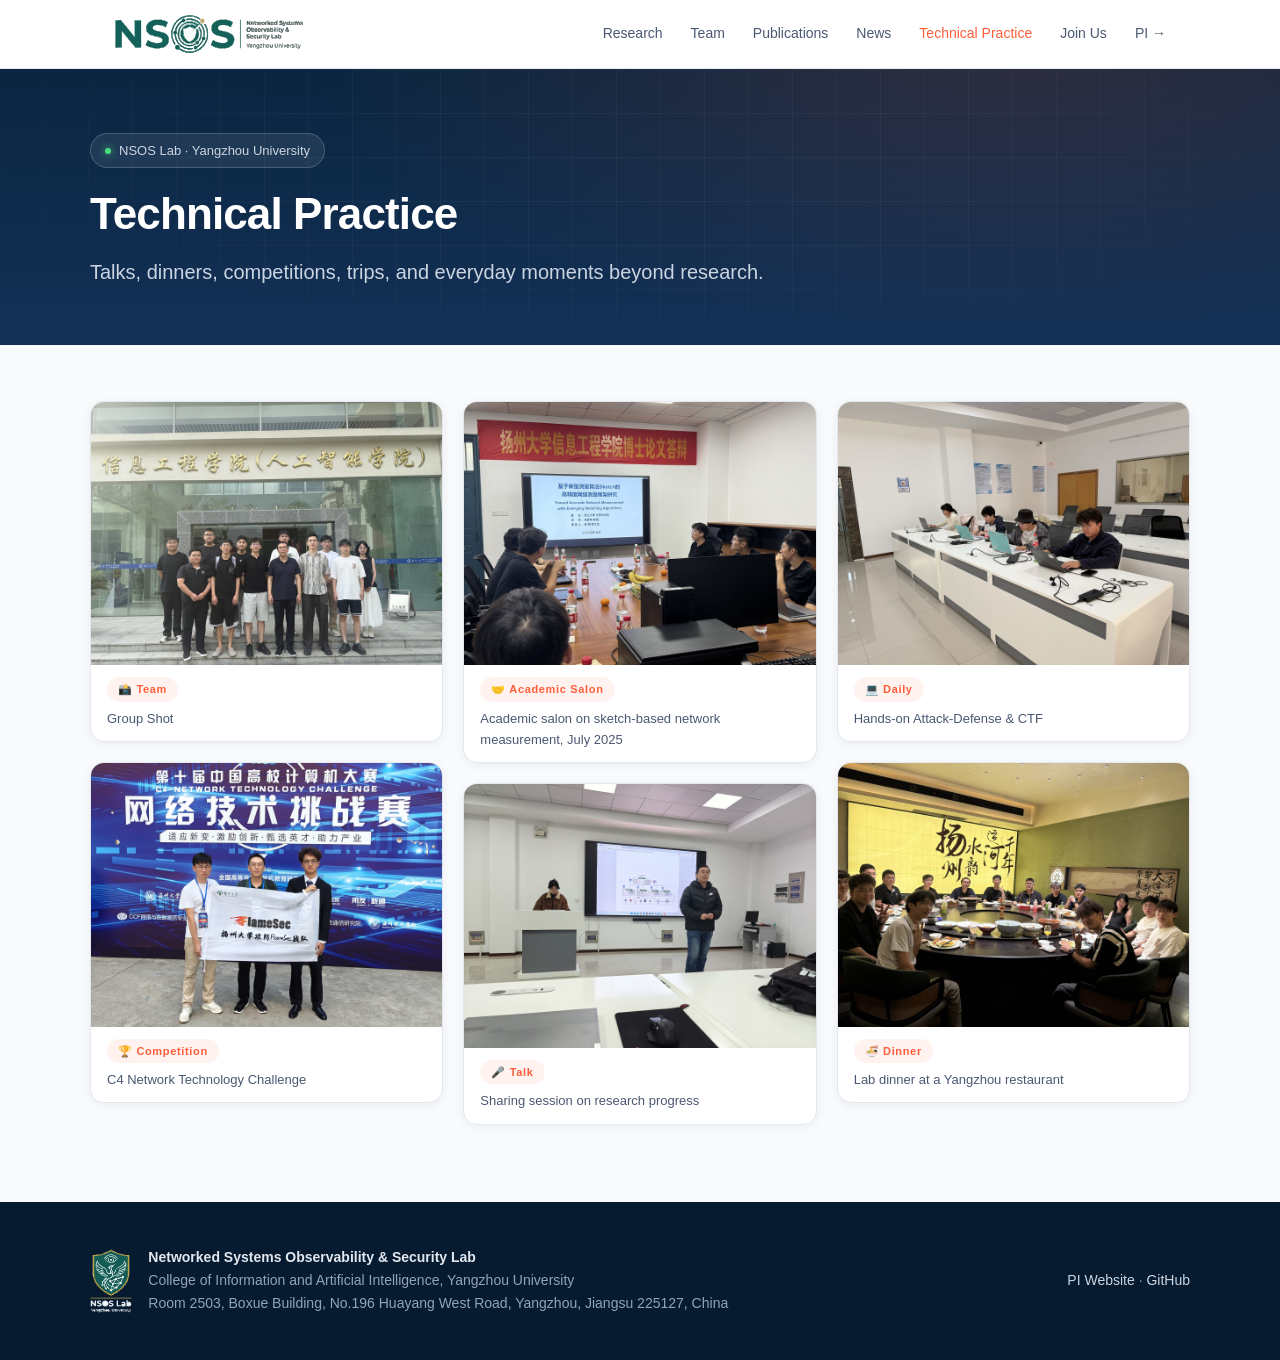
<file: practice.html>
<!DOCTYPE html>
<html lang="en">
<head>
<meta charset="UTF-8" />
<meta name="viewport" content="width=device-width, initial-scale=1.0" />
<link rel="icon" type="image/svg+xml" href="assets/favicon.svg" />
<link rel="icon" type="image/png" sizes="32x32" href="assets/favicon-32.png" />
<link rel="apple-touch-icon" href="assets/apple-touch-icon.png" />
<title>Technical Practice — NSOS Lab, Yangzhou University</title>
<meta name="description" content="NSOS Lab at Yangzhou University: building observability and security foundations for next-generation networked and autonomous systems" />
<style>
  :root{
    --navy:#0A2540;
    --navy-2:#133157;
    --accent:#FF5E3A;
    --accent-2:#FFB347;
    --bg:#F8FAFC;
    --bg-alt:#FFFFFF;
    --text:#1A2332;
    --text-soft:#4A5872;
    --border:#E4E9F0;
  }
  *{box-sizing:border-box;margin:0;padding:0}
  html{scroll-behavior:smooth}
  body{
    font-family:-apple-system,BlinkMacSystemFont,"Inter","Segoe UI","Helvetica Neue",Arial,sans-serif;
    color:var(--text);
    background:var(--bg);
    line-height:1.65;
    -webkit-font-smoothing:antialiased;
  }
  a{color:var(--navy);text-decoration:none;transition:color .2s}
  a:hover{color:var(--accent)}
  code,pre{font-family:"JetBrains Mono",ui-monospace,Menlo,monospace}

  /* ===== Nav ===== */
  .nav{
    position:sticky;top:0;z-index:50;
    background:rgba(255,255,255,.92);
    backdrop-filter:saturate(180%) blur(12px);
    border-bottom:1px solid var(--border);
  }
  .nav-inner{
    max-width:1100px;margin:0 auto;padding:14px 24px;
    display:flex;align-items:center;justify-content:space-between;
  }
  .logo{display:flex;align-items:center;gap:10px;font-weight:700;color:var(--navy);font-size:18px}
  .logo-mark{
    height:40px;width:auto;display:block;
  }
  .nav-links{display:flex;gap:28px;font-size:14px;font-weight:500}
  .nav-links a{color:var(--text-soft)}
  .nav-links a:hover{color:var(--accent)}
  @media(max-width:720px){.nav-links{display:none}}

  /* ===== Hero ===== */
  .hero{
    background:
      radial-gradient(1200px 500px at 80% -10%,rgba(255,94,58,.15),transparent 60%),
      radial-gradient(1000px 600px at -10% 20%,rgba(19,49,87,.08),transparent 60%),
      linear-gradient(180deg,#0A2540 0%,#133157 100%);
    color:#fff;padding:96px 24px 88px;
    position:relative;overflow:hidden;
  }
  .hero::before{
    content:"";position:absolute;inset:0;
    background-image:
      linear-gradient(rgba(255,255,255,.04) 1px,transparent 1px),
      linear-gradient(90deg,rgba(255,255,255,.04) 1px,transparent 1px);
    background-size:44px 44px;
    mask-image:radial-gradient(ellipse at 50% 30%,black 40%,transparent 80%);
  }
  .hero-inner{max-width:1100px;margin:0 auto;position:relative}
  .hero-badge{
    display:inline-flex;align-items:center;gap:8px;
    padding:6px 14px;border-radius:999px;
    background:rgba(255,255,255,.08);
    border:1px solid rgba(255,255,255,.18);
    font-size:13px;color:#CBD5E1;margin-bottom:22px;
  }
  .hero-badge .dot{width:6px;height:6px;border-radius:50%;background:#4ADE80;box-shadow:0 0 8px #4ADE80}
  .hero h1{
    font-size:clamp(38px,5.5vw,62px);
    line-height:1.08;letter-spacing:-.02em;font-weight:800;
    margin-bottom:18px;
  }
  .hero h1 .accent{
    background:linear-gradient(90deg,var(--accent-2),var(--accent));
    -webkit-background-clip:text;background-clip:text;color:transparent;
  }
  .hero .tagline{
    font-size:clamp(17px,1.6vw,20px);
    color:#CBD5E1;max-width:720px;margin-bottom:32px;
  }
  .hero-meta{display:flex;flex-wrap:wrap;gap:10px;margin-bottom:36px}
  .chip{
    font-size:13px;padding:6px 12px;border-radius:6px;
    background:rgba(255,255,255,.06);border:1px solid rgba(255,255,255,.12);
    color:#E2E8F0;
  }
  .hero-cta{display:flex;gap:14px;flex-wrap:wrap}
  .btn{
    display:inline-flex;align-items:center;gap:8px;
    padding:12px 22px;border-radius:8px;font-weight:600;font-size:15px;
    transition:transform .15s,box-shadow .15s;
  }
  .btn-primary{background:var(--accent);color:#fff;box-shadow:0 6px 18px rgba(255,94,58,.35)}
  .btn-primary:hover{transform:translateY(-1px);color:#fff;box-shadow:0 10px 24px rgba(255,94,58,.45)}
  .btn-ghost{background:transparent;color:#fff;border:1px solid rgba(255,255,255,.25)}
  .btn-ghost:hover{background:rgba(255,255,255,.08);color:#fff}

  /* ===== Section base ===== */
  section{padding:88px 24px}
  .section-inner{max-width:1100px;margin:0 auto}
  .section-kicker{
    font-size:13px;font-weight:700;letter-spacing:.14em;
    color:var(--accent);text-transform:uppercase;margin-bottom:10px;
  }
  .section-title{
    font-size:clamp(28px,3.2vw,40px);
    font-weight:800;color:var(--navy);line-height:1.15;letter-spacing:-.01em;
    margin-bottom:14px;
  }
  .section-lead{color:var(--text-soft);max-width:720px;margin-bottom:44px;font-size:17px}

  /* ===== Research ===== */
  .research-grid{
    display:grid;grid-template-columns:repeat(auto-fit,minmax(260px,1fr));gap:22px;
  }
  .rcard{
    background:#fff;border:1px solid var(--border);border-radius:14px;padding:28px;
    transition:transform .2s,box-shadow .2s,border-color .2s;
    position:relative;overflow:hidden;
  }
  .rcard:hover{transform:translateY(-4px);box-shadow:0 14px 32px rgba(10,37,64,.08);border-color:transparent}
  .rcard::before{
    content:"";position:absolute;top:0;left:0;right:0;height:3px;
    background:linear-gradient(90deg,var(--navy),var(--accent));
    opacity:0;transition:opacity .25s;
  }
  .rcard:hover::before{opacity:1}
  .ricon{
    width:46px;height:46px;border-radius:11px;
    background:linear-gradient(135deg,#EEF2FF,#FFE7DD);
    display:flex;align-items:center;justify-content:center;font-size:22px;margin-bottom:18px;
  }
  .rcard h3{font-size:18px;font-weight:700;color:var(--navy);margin-bottom:10px}
  .rcard p{color:var(--text-soft);font-size:15px}
  .rtags{display:flex;flex-wrap:wrap;gap:6px;margin-top:16px}
  .rtag{font-size:12px;color:var(--navy-2);background:#F1F5F9;padding:3px 9px;border-radius:4px}

  /* ===== Team ===== */
  #team{background:var(--bg-alt)}
  .team-group{margin-bottom:44px}
  .team-group:last-child{margin-bottom:0}
  .team-group-title{
    font-size:14px;font-weight:700;letter-spacing:.12em;text-transform:uppercase;
    color:var(--text-soft);margin-bottom:18px;padding-bottom:10px;border-bottom:1px solid var(--border);
  }
  .team-grid{display:grid;grid-template-columns:repeat(auto-fill,minmax(220px,1fr));gap:18px}
  .member{
    background:#fff;border:1px solid var(--border);border-radius:12px;padding:20px;
    display:flex;flex-direction:column;align-items:flex-start;gap:10px;
    transition:border-color .2s,transform .2s;
  }
  .member:hover{border-color:var(--accent);transform:translateY(-2px)}
  .avatar{
    width:56px;height:56px;border-radius:50%;
    background:linear-gradient(135deg,var(--navy),var(--accent));
    color:#fff;display:flex;align-items:center;justify-content:center;
    font-weight:700;font-size:18px;flex-shrink:0;object-fit:cover;
  }
  img.avatar{padding:0;border:1px solid var(--border)}
  .member-info{flex:1;min-width:0}
  .member-name{font-weight:700;color:var(--navy);font-size:15px}
  .member-role{font-size:13px;color:var(--text-soft);margin-top:2px}
  .member-interest{font-size:12px;color:var(--accent);margin-top:6px}
  .member-links{display:flex;gap:10px;margin-top:8px}
  .member-links a{font-size:12px;color:var(--text-soft)}
  .member-links a:hover{color:var(--accent)}

  /* ===== Publications ===== */
  .pub-year{
    font-size:13px;font-weight:700;color:var(--accent);
    letter-spacing:.08em;margin-bottom:12px;margin-top:28px;
  }
  .pub-year:first-of-type{margin-top:0}
  .pub{
    background:#fff;border:1px solid var(--border);border-radius:10px;
    padding:18px 22px;margin-bottom:10px;
    transition:border-color .2s;
  }
  .pub:hover{border-color:var(--navy)}
  .pub-title{font-weight:600;color:var(--navy);font-size:16px;line-height:1.4}
  .pub-title a:hover{color:var(--accent)}
  .pub-authors{font-size:14px;color:var(--text-soft);margin-top:6px}
  .pub-authors strong{color:var(--text);font-weight:600}
  .pub-venue{font-size:13px;color:var(--navy-2);margin-top:6px;font-style:italic}
  .pub-tags{display:flex;gap:8px;margin-top:10px;flex-wrap:wrap}
  .ptag{
    font-size:11px;font-weight:600;padding:3px 9px;border-radius:4px;
    background:#F1F5F9;color:var(--navy-2);border:1px solid transparent;
  }
  .ptag.pdf{background:#FFE7DD;color:#C2410C}
  .ptag.code{background:#DCFCE7;color:#166534}
  .ptag.tag-topic{background:#EEF2F7;color:#334155}
  .ptag.tier-a{background:#FEE2E2;color:#B91C1C;font-weight:700}
  .ptag.tier-b{background:#FFEDD5;color:#C2410C}
  .ptag.tier-c{background:#E0E7FF;color:#3730A3}
  .ptag.tier-sci{background:#DBEAFE;color:#1D4ED8}
  .ptag.tier-pre{background:#F3E8FF;color:#7E22CE}
  .ptag.tier-cn{background:#FEF9C3;color:#854D0E}
  .ptag.tier-ed{background:#F1F5F9;color:#475569}

  /* ===== News ===== */
  #news{background:var(--bg-alt)}
  .news-list{display:flex;flex-direction:column;gap:14px}
  .news-item{
    display:flex;gap:18px;padding:14px 18px;
    background:#fff;border:1px solid var(--border);border-radius:10px;
  }
  .news-date{
    flex-shrink:0;min-width:90px;font-size:13px;font-weight:700;color:var(--accent);
    padding-top:2px;
  }
  .news-body{flex:1;font-size:14.5px;color:var(--text)}
  .news-tag{
    display:inline-block;font-size:11px;font-weight:700;letter-spacing:.06em;
    padding:2px 8px;border-radius:4px;background:#EEF2FF;color:var(--navy);margin-right:8px;
  }

  /* ===== Join Us ===== */
  .join{
    background:linear-gradient(135deg,var(--navy),var(--navy-2));
    color:#fff;padding:64px 24px;text-align:center;
  }
  .join-inner{max-width:720px;margin:0 auto}
  .join h2{font-size:clamp(26px,3vw,34px);font-weight:800;margin-bottom:14px;letter-spacing:-.01em}
  .join p{color:#CBD5E1;margin-bottom:26px;font-size:16.5px}
  .join .btn-primary{background:var(--accent)}

  /* ===== Footer ===== */
  footer{
    background:#061A30;color:#94A3B8;padding:44px 24px;
    font-size:14px;
  }
  .footer-inner{
    max-width:1100px;margin:0 auto;
    display:grid;grid-template-columns:1fr auto;gap:20px;align-items:center;
  }
  footer a{color:#CBD5E1}
  footer a:hover{color:var(--accent)}
  @media(max-width:600px){
    .footer-inner{grid-template-columns:1fr;text-align:center}
    .news-item{flex-direction:column;gap:6px}
  }

  /* ===== Life gallery ===== */
  .masonry{columns:3;column-gap:20px}
  @media(max-width:900px){.masonry{columns:2}}
  @media(max-width:560px){.masonry{columns:1}}
  .card{break-inside:avoid;margin-bottom:20px;background:var(--bg-alt);border:1px solid var(--border);
        border-radius:14px;overflow:hidden;box-shadow:0 2px 10px rgba(10,37,64,.06);
        transition:transform .25s,box-shadow .25s}
  .card:hover{transform:translateY(-4px);box-shadow:0 10px 28px rgba(10,37,64,.12)}
  .card img{width:100%;display:block}
  .card figcaption{padding:12px 16px;display:flex;flex-direction:column;gap:6px}
  .chip{display:inline-block;font-size:11px;font-weight:600;letter-spacing:.06em;color:var(--accent);
        background:rgba(255,94,58,.08);border-radius:999px;padding:2px 10px;width:fit-content}
  .cap{font-size:13px;color:var(--text-soft)}
</style>
</head>
<body>

<!-- ========== NAV ========== -->
<nav class="nav">
  <div class="nav-inner">
    <a href="#" class="logo">
      <img class="logo-mark" src="assets/nsos-lab-logo-horizontal.svg" alt="NSOS Lab" />
    </a>
    <div class="nav-links">
      <a href="index.html#research">Research</a>
      <a href="team.html">Team</a>
      <a href="publications.html">Publications</a>
      <a href="#news">News</a>
      <a href="practice.html" style="color:var(--accent)">Technical Practice</a>
      <a href="#join">Join Us</a>
      <a href="http://liuxuan.website" target="_blank" rel="noopener">PI →</a>
    </div>
  </div>
</nav>

<!-- ========== SUB HEADER ========== -->
<header class="hero" style="padding:64px 24px 56px">
  <div class="hero-inner">
    <div class="hero-badge"><span class="dot"></span><span>NSOS Lab · Yangzhou University</span></div>
    <h1 style="font-size:clamp(30px,4vw,44px)">Technical Practice</h1>
    <p class="tagline" style="margin-bottom:0">Talks, dinners, competitions, trips, and everyday moments beyond research.</p>
  </div>
</header>

<!-- ========== LIFE GALLERY ========== -->
<section style="padding:56px 24px 72px">
  <div style="max-width:1100px;margin:0 auto">
    <div class="masonry">
      <figure class="card">
        <img src="assets/life/group-photo.jpg" alt="Group photo in front of the college building" loading="lazy" />
        <figcaption><span class="chip">📸 Team</span><span class="cap">Group Shot</span></figcaption>
      </figure>
      <figure class="card">
        <img src="assets/life/c4-flamesec.jpg" alt="FlameSec team at C4 competition" loading="lazy" />
        <figcaption><span class="chip">🏆 Competition</span><span class="cap">C4 Network Technology Challenge</span></figcaption>
      </figure>
      <figure class="card">
        <img src="assets/life/defense.jpg" alt="PhD thesis defense" loading="lazy" />
        <figcaption><span class="chip">🤝 Academic Salon</span><span class="cap">Academic salon on sketch-based network measurement, July 2025</span></figcaption>
      </figure>
      <figure class="card">
        <img src="assets/life/talk.jpg" alt="Research talk" loading="lazy" />
        <figcaption><span class="chip">🎤 Talk</span><span class="cap">Sharing session on research progress</span></figcaption>
      </figure>
      <figure class="card">
        <img src="assets/life/lab-work.jpg" alt="Daily work in the lab" loading="lazy" />
        <figcaption><span class="chip">💻 Daily</span><span class="cap">Hands-on Attack-Defense &amp; CTF</span></figcaption>
      </figure>
      <figure class="card">
        <img src="assets/life/dinner.jpg" alt="Lab dinner" loading="lazy" />
        <figcaption><span class="chip">🍜 Dinner</span><span class="cap">Lab dinner at a Yangzhou restaurant</span></figcaption>
      </figure>
    </div>
  </div>
</section>

<!-- ========== FOOTER ========== -->
<footer>
  <div class="footer-inner">
    <div style="display:flex;align-items:center;gap:16px">
      <img src="assets/nsos-lab-logo-shield-footer.svg" alt="NSOS Lab" style="height:64px;width:auto;display:block;flex-shrink:0" />
      <div>
        <strong style="color:#E2E8F0">Networked Systems Observability &amp; Security Lab</strong><br/>
        College of Information and Artificial Intelligence, Yangzhou University<br/>
        Room 2503, Boxue Building, No.196 Huayang West Road, Yangzhou, Jiangsu 225127, China
      </div>
    </div>
    <div>
      <a href="http://liuxuan.website" target="_blank">PI Website</a> ·
      <a href="https://github.com/" target="_blank">GitHub</a>
    </div>
  </div>
</footer>

</body>
</html>
</file>
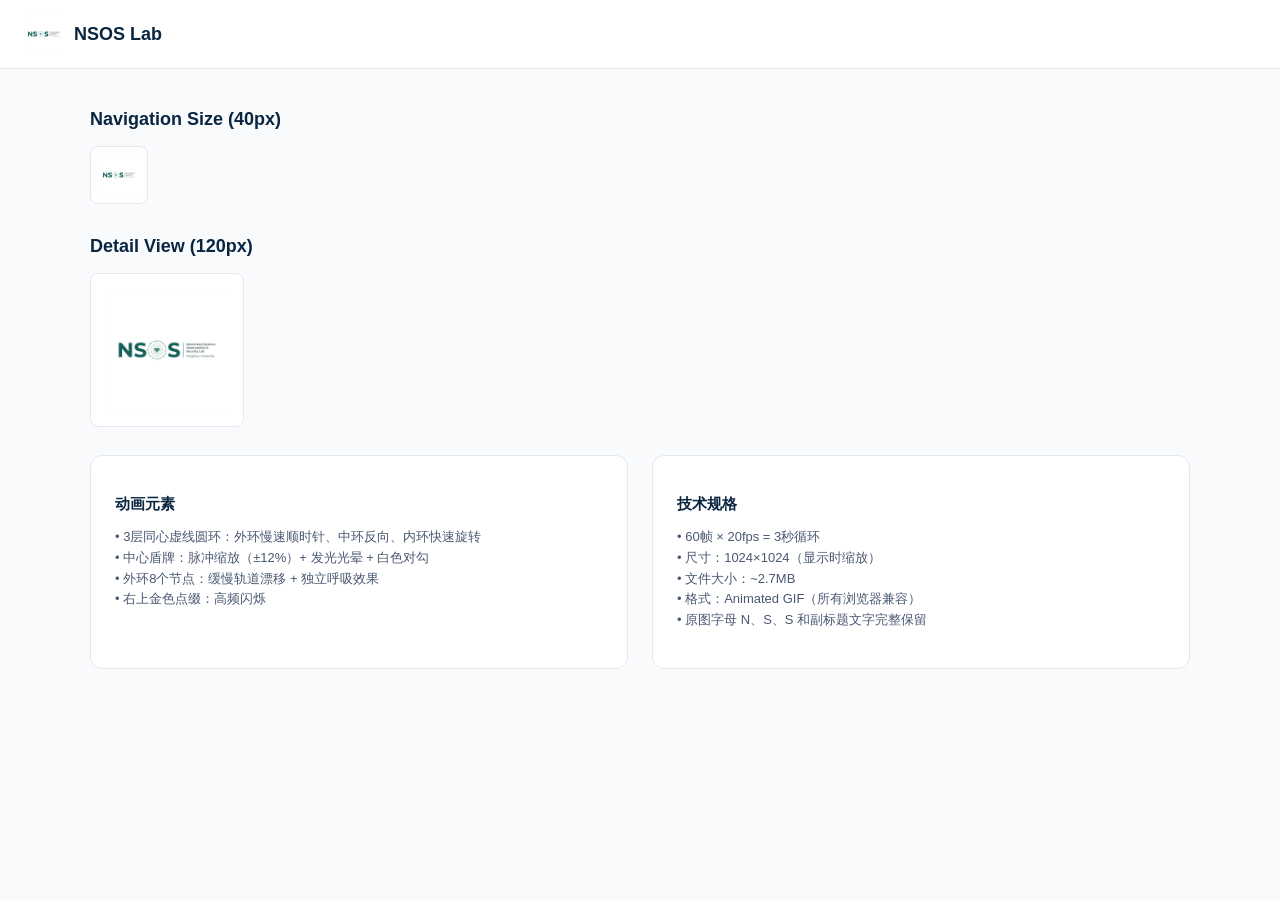
<file: preview-logo.html>
<!DOCTYPE html>
<html lang="en">
<head>
<meta charset="UTF-8" />
<meta name="viewport" content="width=device-width, initial-scale=1.0" />
<title>NSOS Lab — Animated Logo Preview</title>
<style>
  body{margin:0;background:#f8fafc;font-family:-apple-system,BlinkMacSystemFont,sans-serif}
  /* Preview: animated logo */
  .preview-nav{
    background:#fff;border-bottom:1px solid #e4e9f0;padding:14px 24px;
    display:flex;align-items:center;gap:10px;
  }
  .preview-logo-img{height:40px;width:auto;display:block}
  /* Also show a larger version for detail inspection */
  .preview-section{max-width:1100px;margin:40px auto;padding:0 24px}
  .preview-section h2{font-size:18px;color:#0a2540;margin-bottom:16px}
  .preview-large{height:120px;width:auto;border:1px solid #e4e9f0;border-radius:8px;background:#fff;padding:16px}
  .preview-grid{display:grid;grid-template-columns:1fr 1fr;gap:24px;margin-top:24px}
  .preview-card{background:#fff;border:1px solid #e4e9f0;border-radius:12px;padding:24px}
  .preview-card h3{font-size:15px;color:#0a2540;margin-bottom:8px}
  .preview-card p{font-size:13px;color:#4a5872;line-height:1.6}
</style>
</head>
<body>

<!-- Actual nav simulation -->
<nav class="preview-nav">
  <img class="preview-logo-img" src="assets/nsos-lab-logo-animated.gif" alt="NSOS Lab Animated" />
  <span style="font-weight:700;color:#0a2540;font-size:18px">NSOS Lab</span>
</nav>

<!-- Larger version for detail inspection -->
<div class="preview-section">
  <h2>Navigation Size (40px)</h2>
  <img class="preview-logo-img" src="assets/nsos-lab-logo-animated.gif" alt="NSOS Lab" style="border:1px solid #e4e9f0;border-radius:8px;background:#fff;padding:8px" />

  <h2 style="margin-top:32px">Detail View (120px)</h2>
  <img class="preview-large" src="assets/nsos-lab-logo-animated.gif" alt="NSOS Lab Large" />

  <div class="preview-grid">
    <div class="preview-card">
      <h3>动画元素</h3>
      <p>
        • 3层同心虚线圆环：外环慢速顺时针、中环反向、内环快速旋转<br>
        • 中心盾牌：脉冲缩放（±12%）+ 发光光晕 + 白色对勾<br>
        • 外环8个节点：缓慢轨道漂移 + 独立呼吸效果<br>
        • 右上金色点缀：高频闪烁
      </p>
    </div>
    <div class="preview-card">
      <h3>技术规格</h3>
      <p>
        • 60帧 × 20fps = 3秒循环<br>
        • 尺寸：1024×1024（显示时缩放）<br>
        • 文件大小：~2.7MB<br>
        • 格式：Animated GIF（所有浏览器兼容）<br>
        • 原图字母 N、S、S 和副标题文字完整保留
      </p>
    </div>
  </div>
</div>

</body>
</html>
</file>
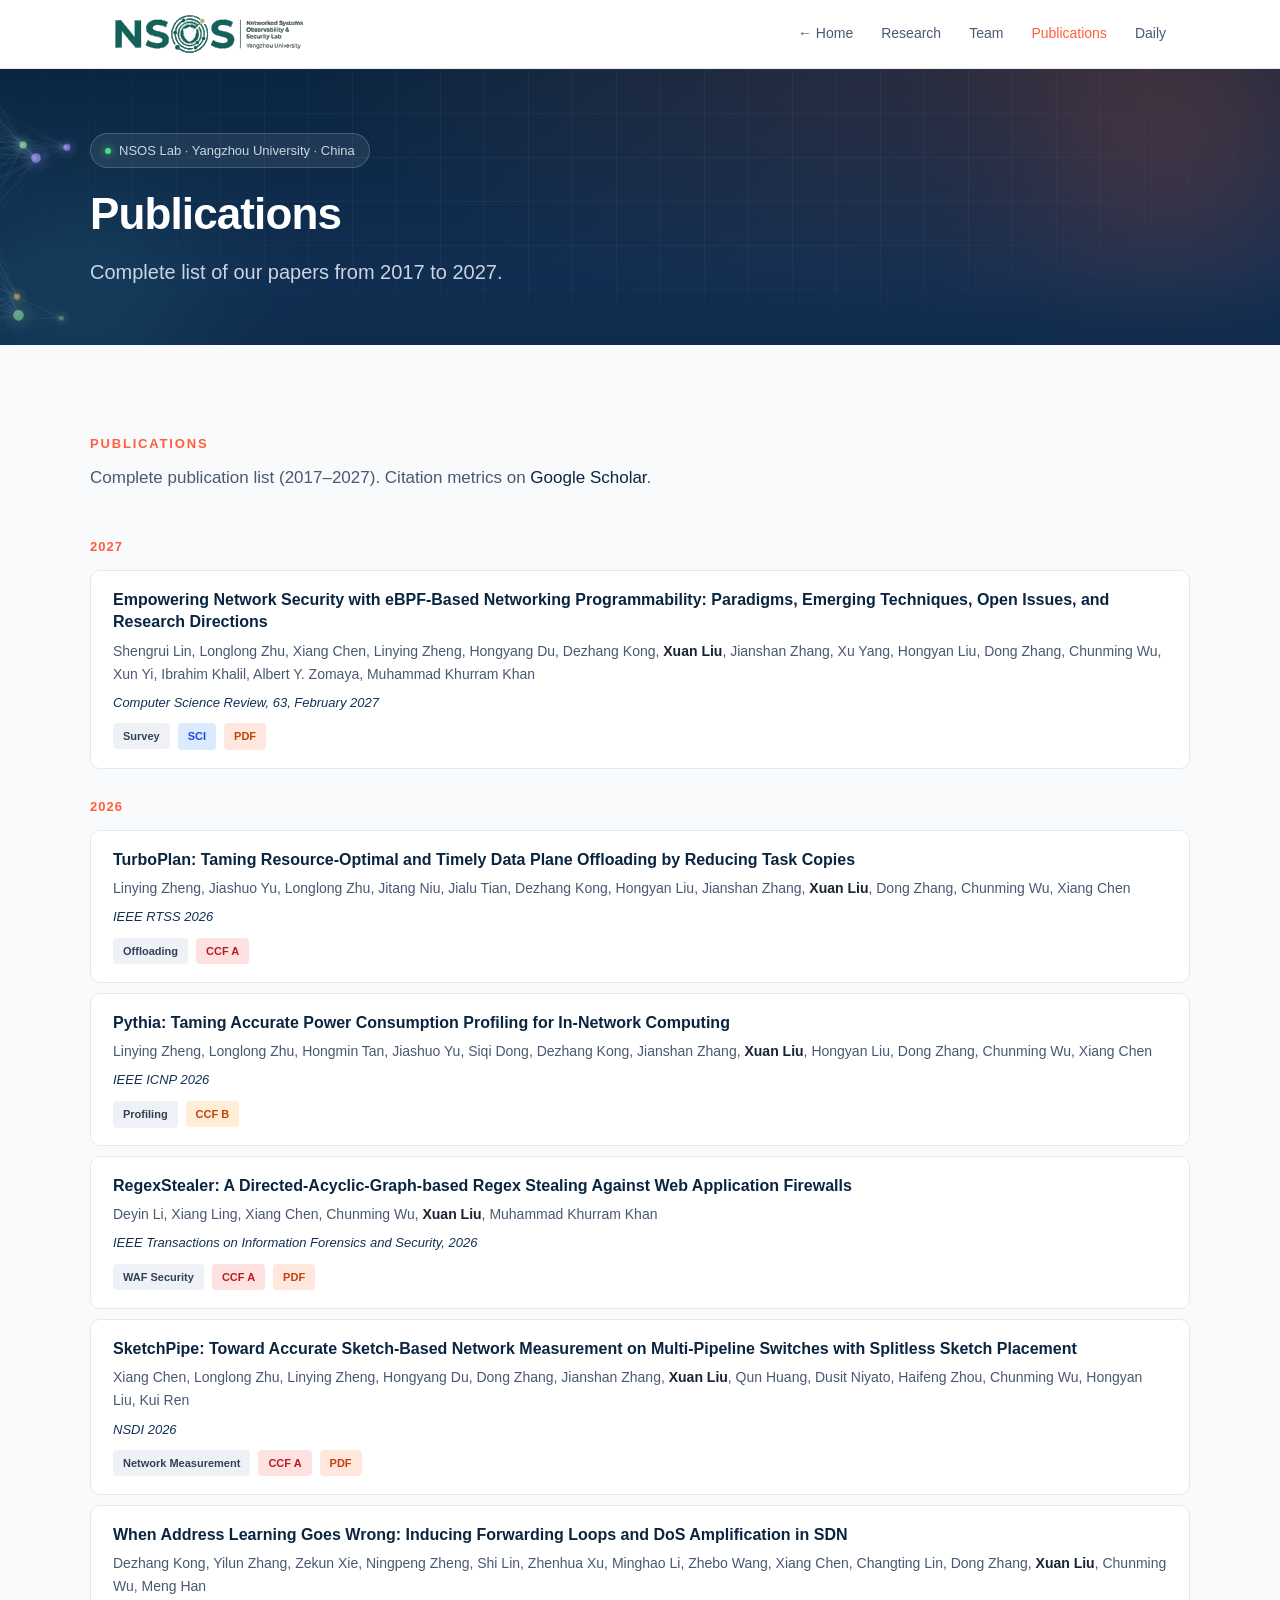
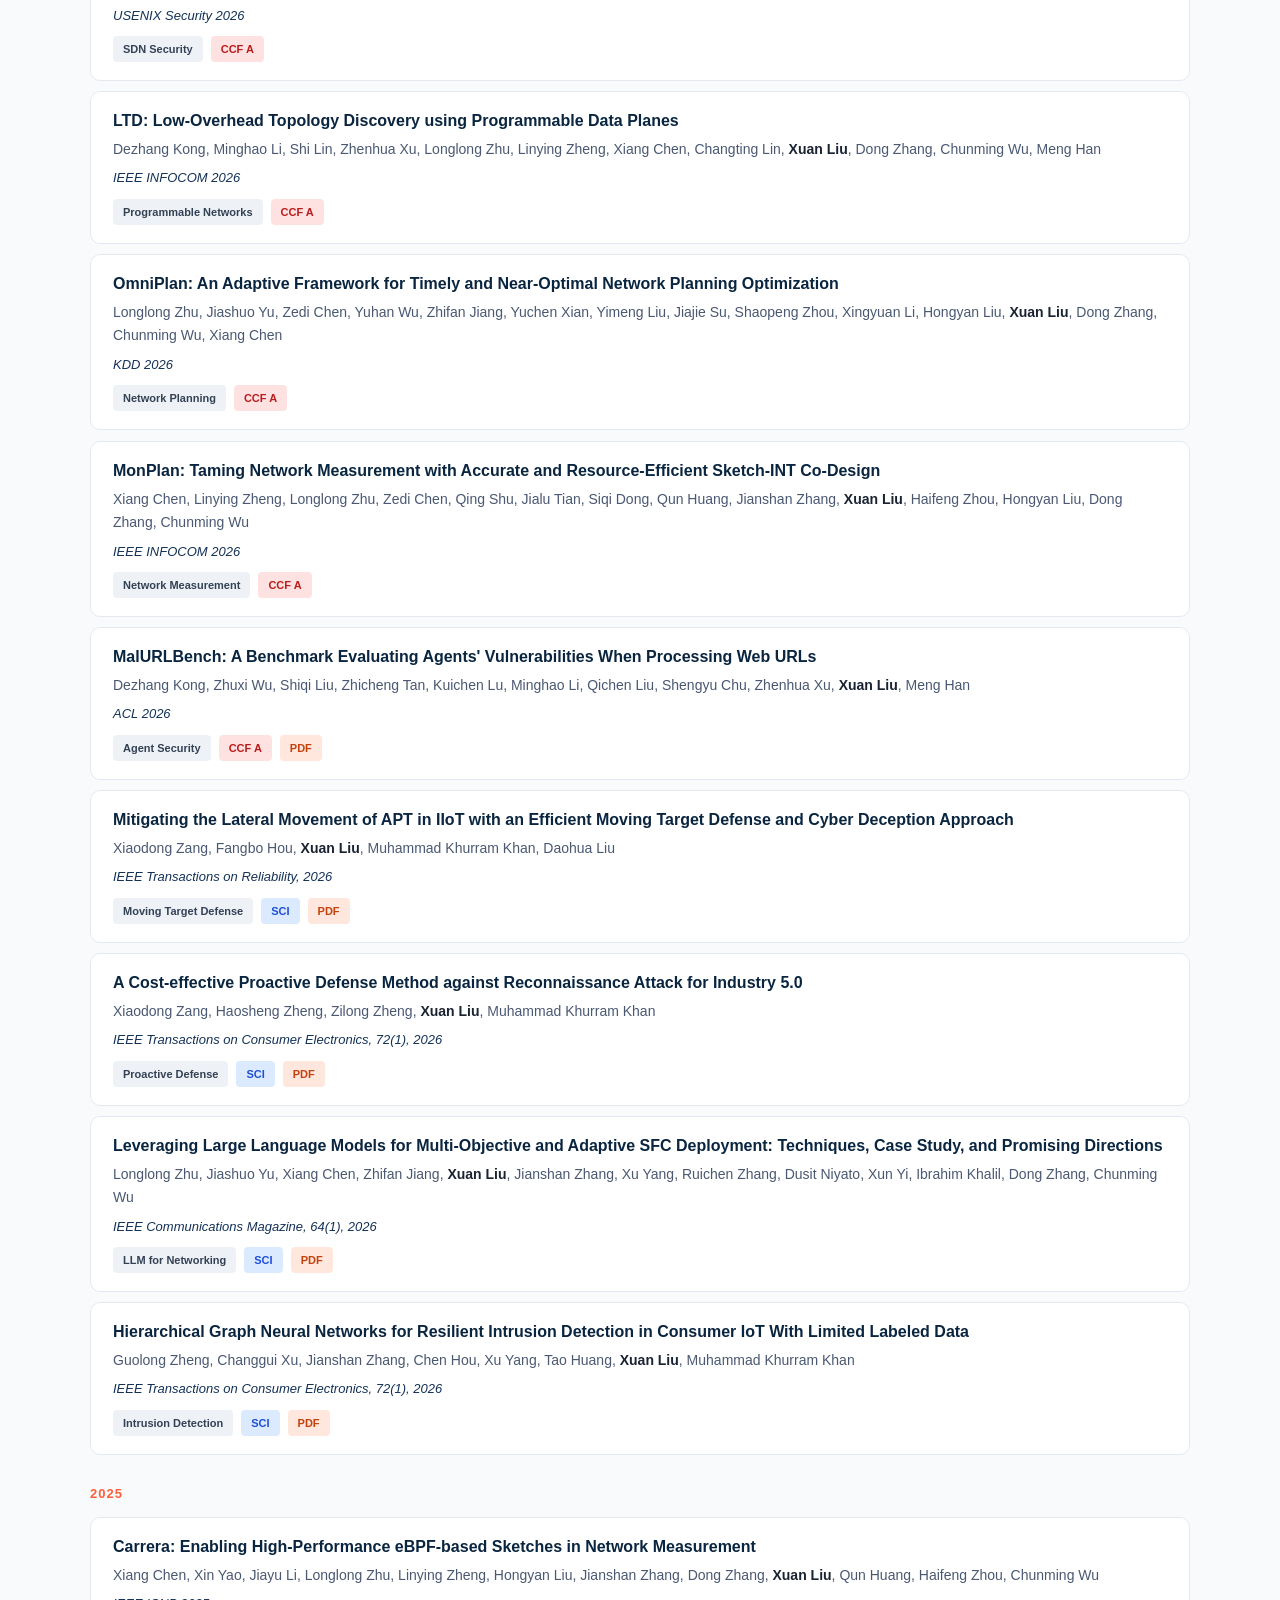
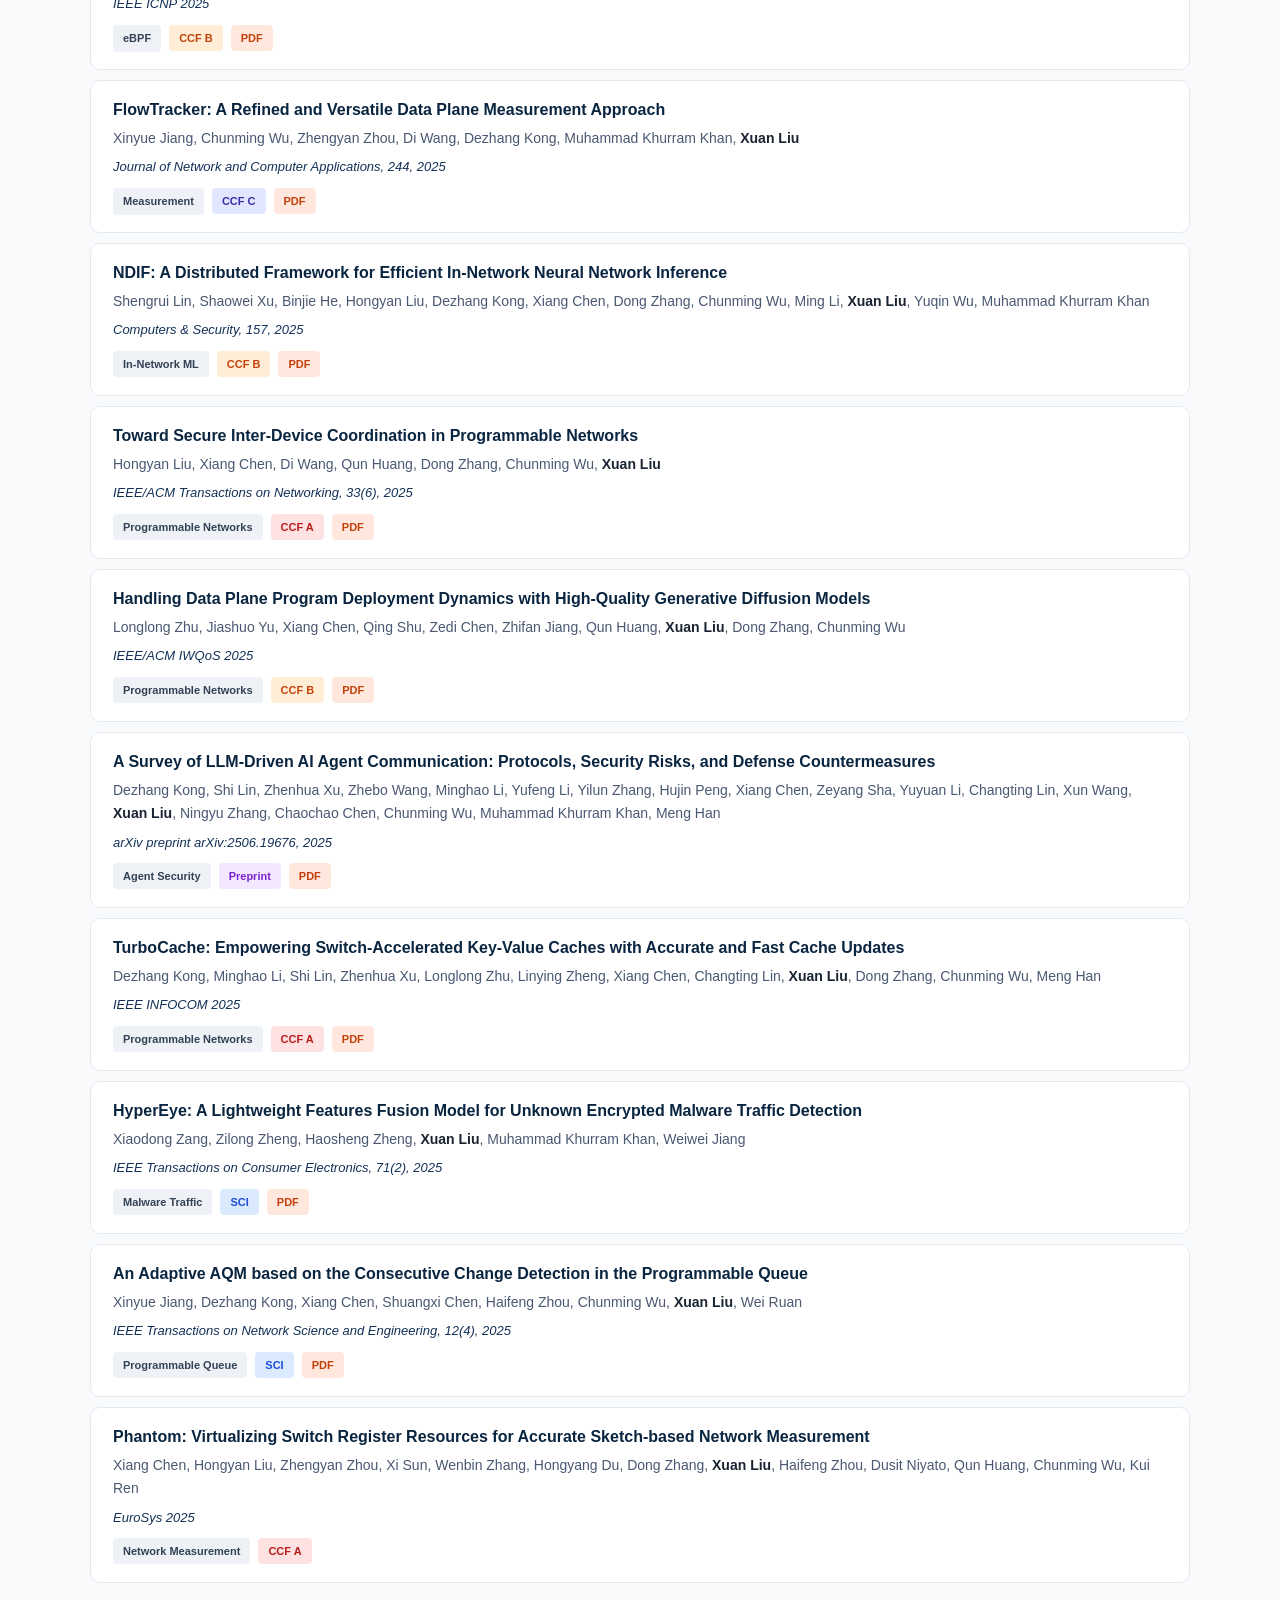
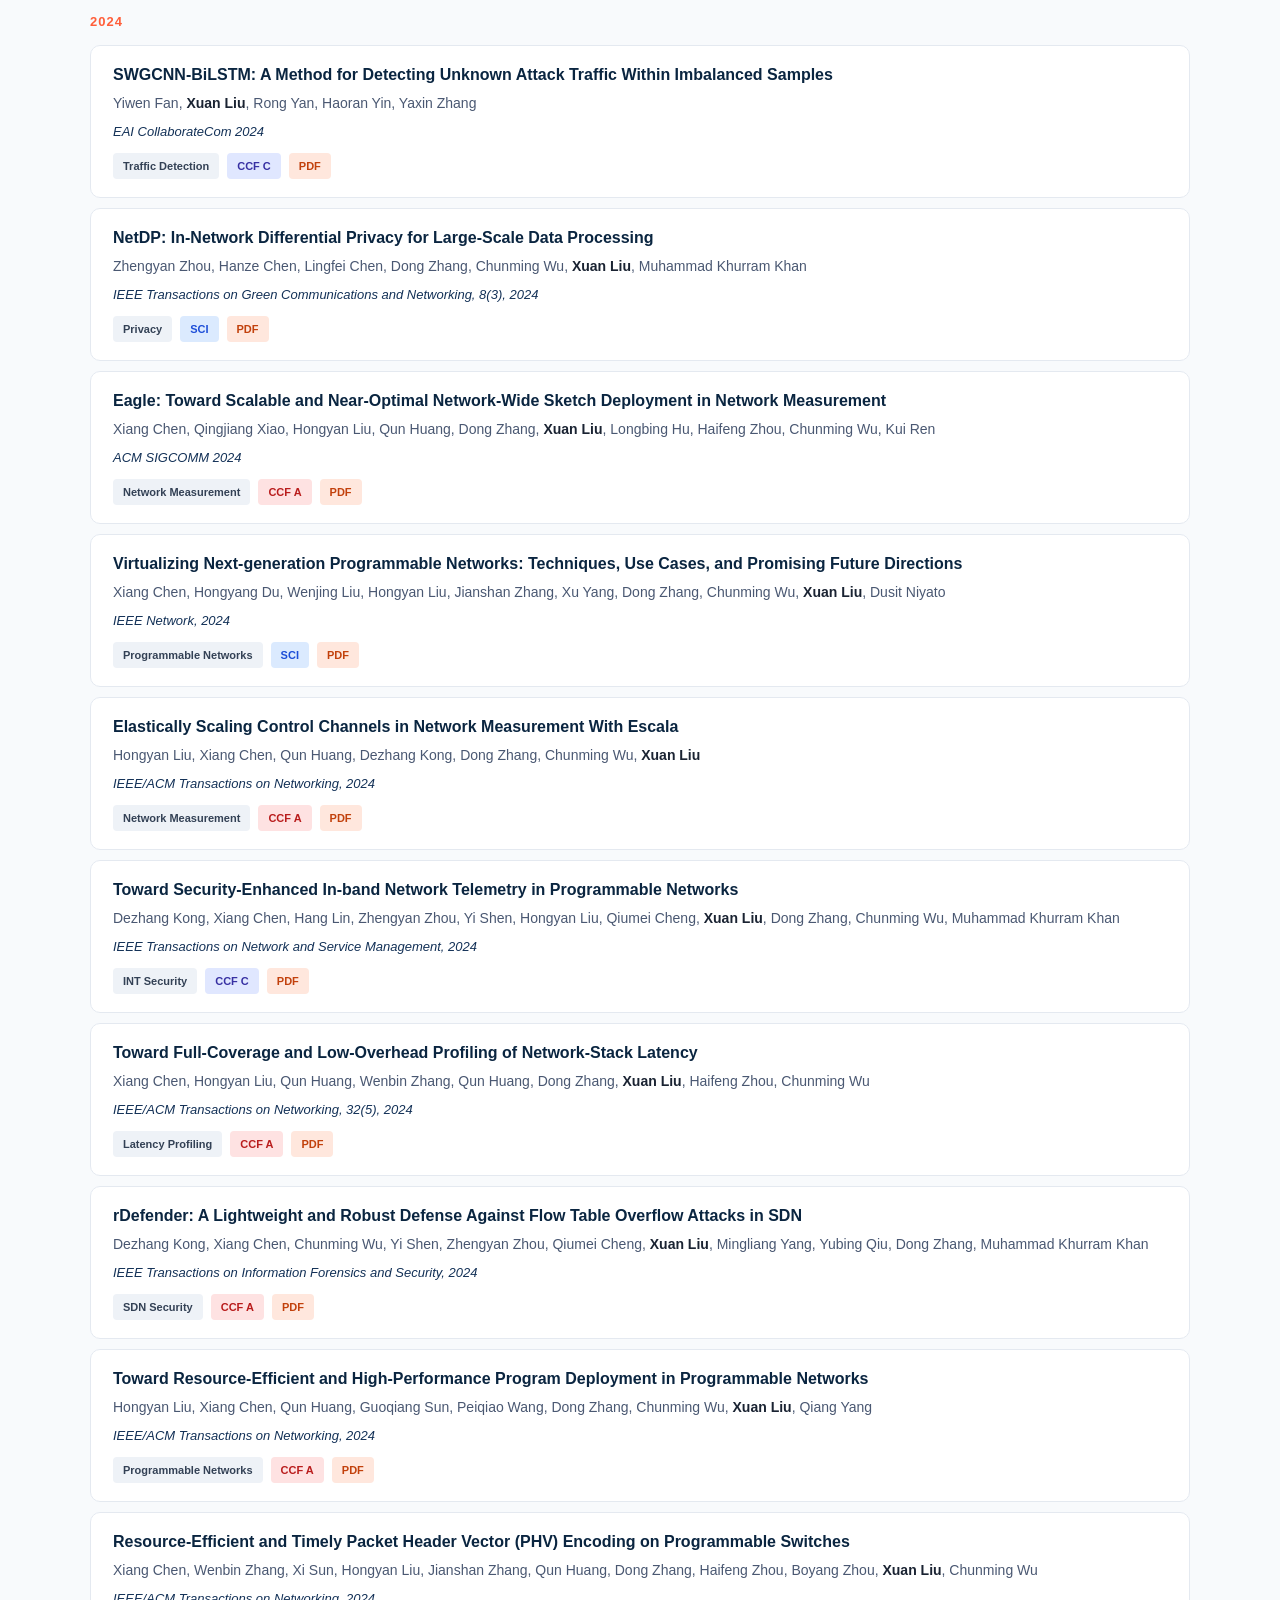
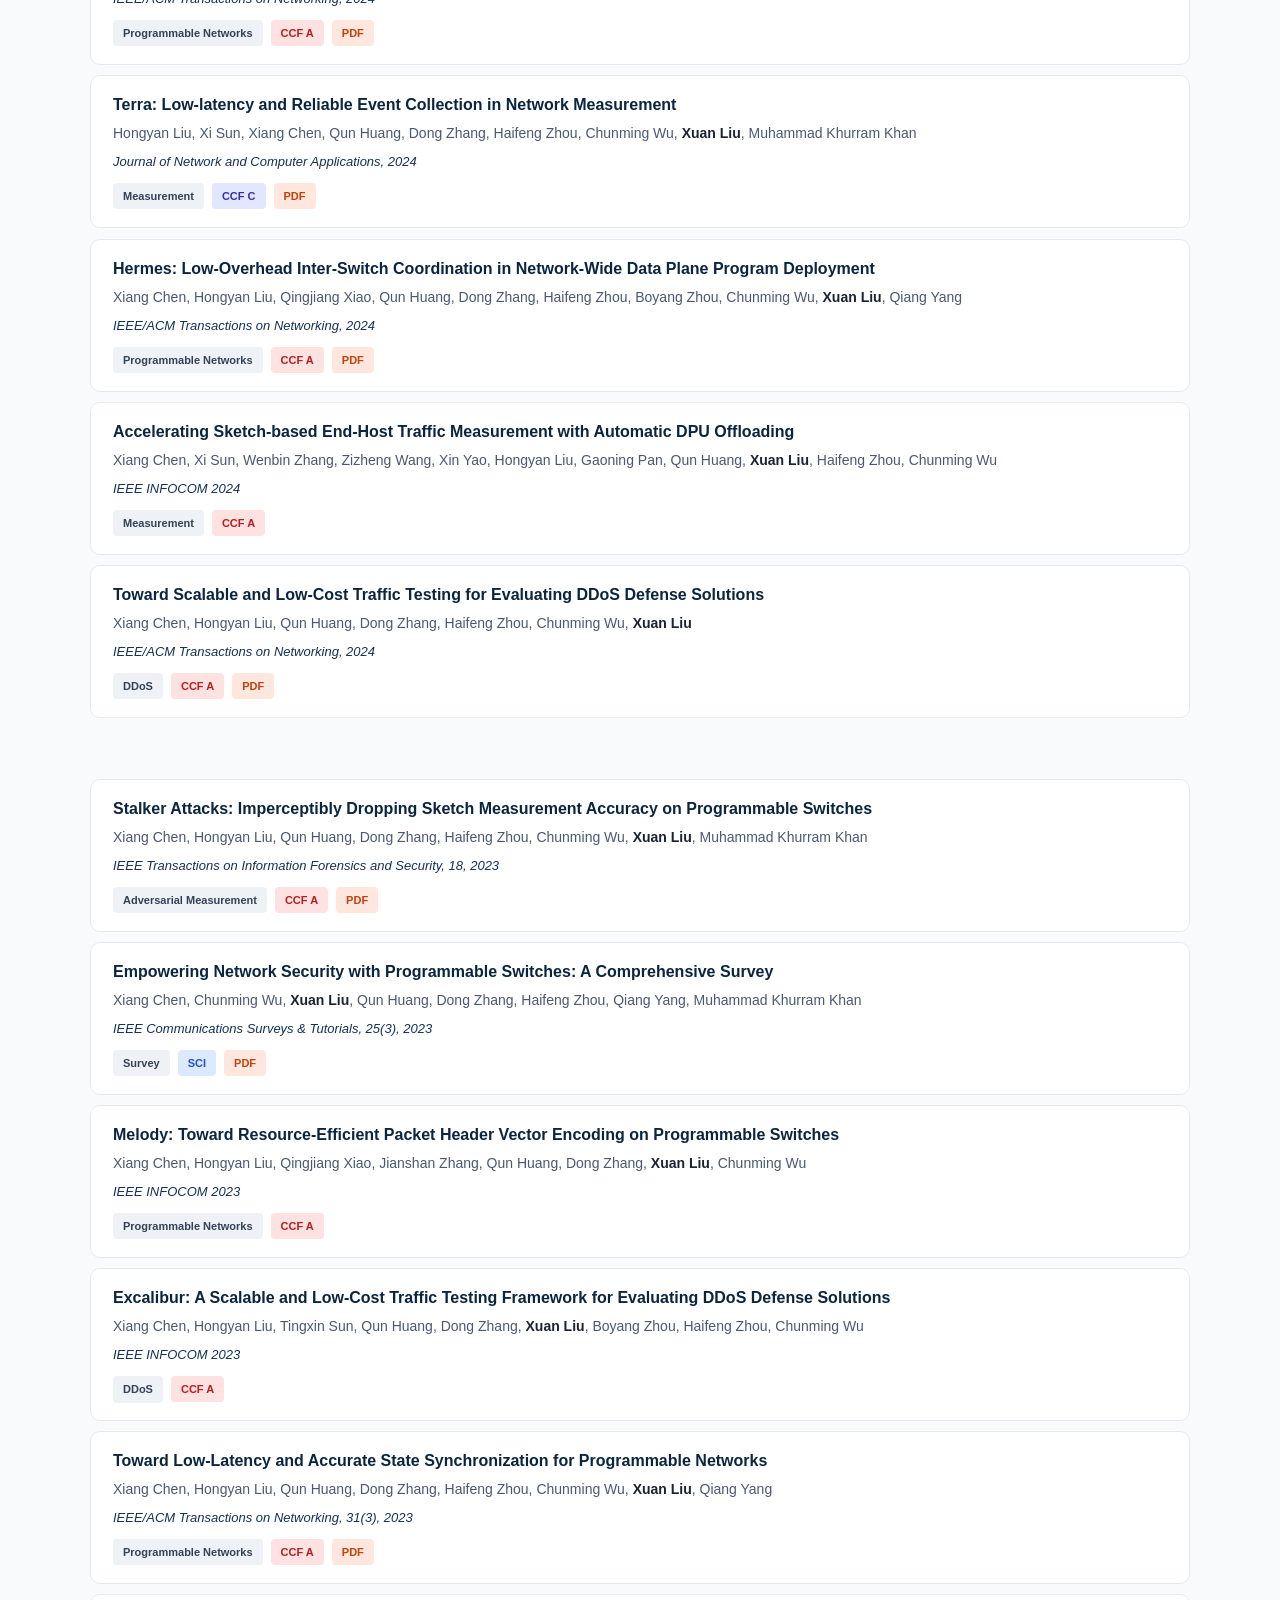
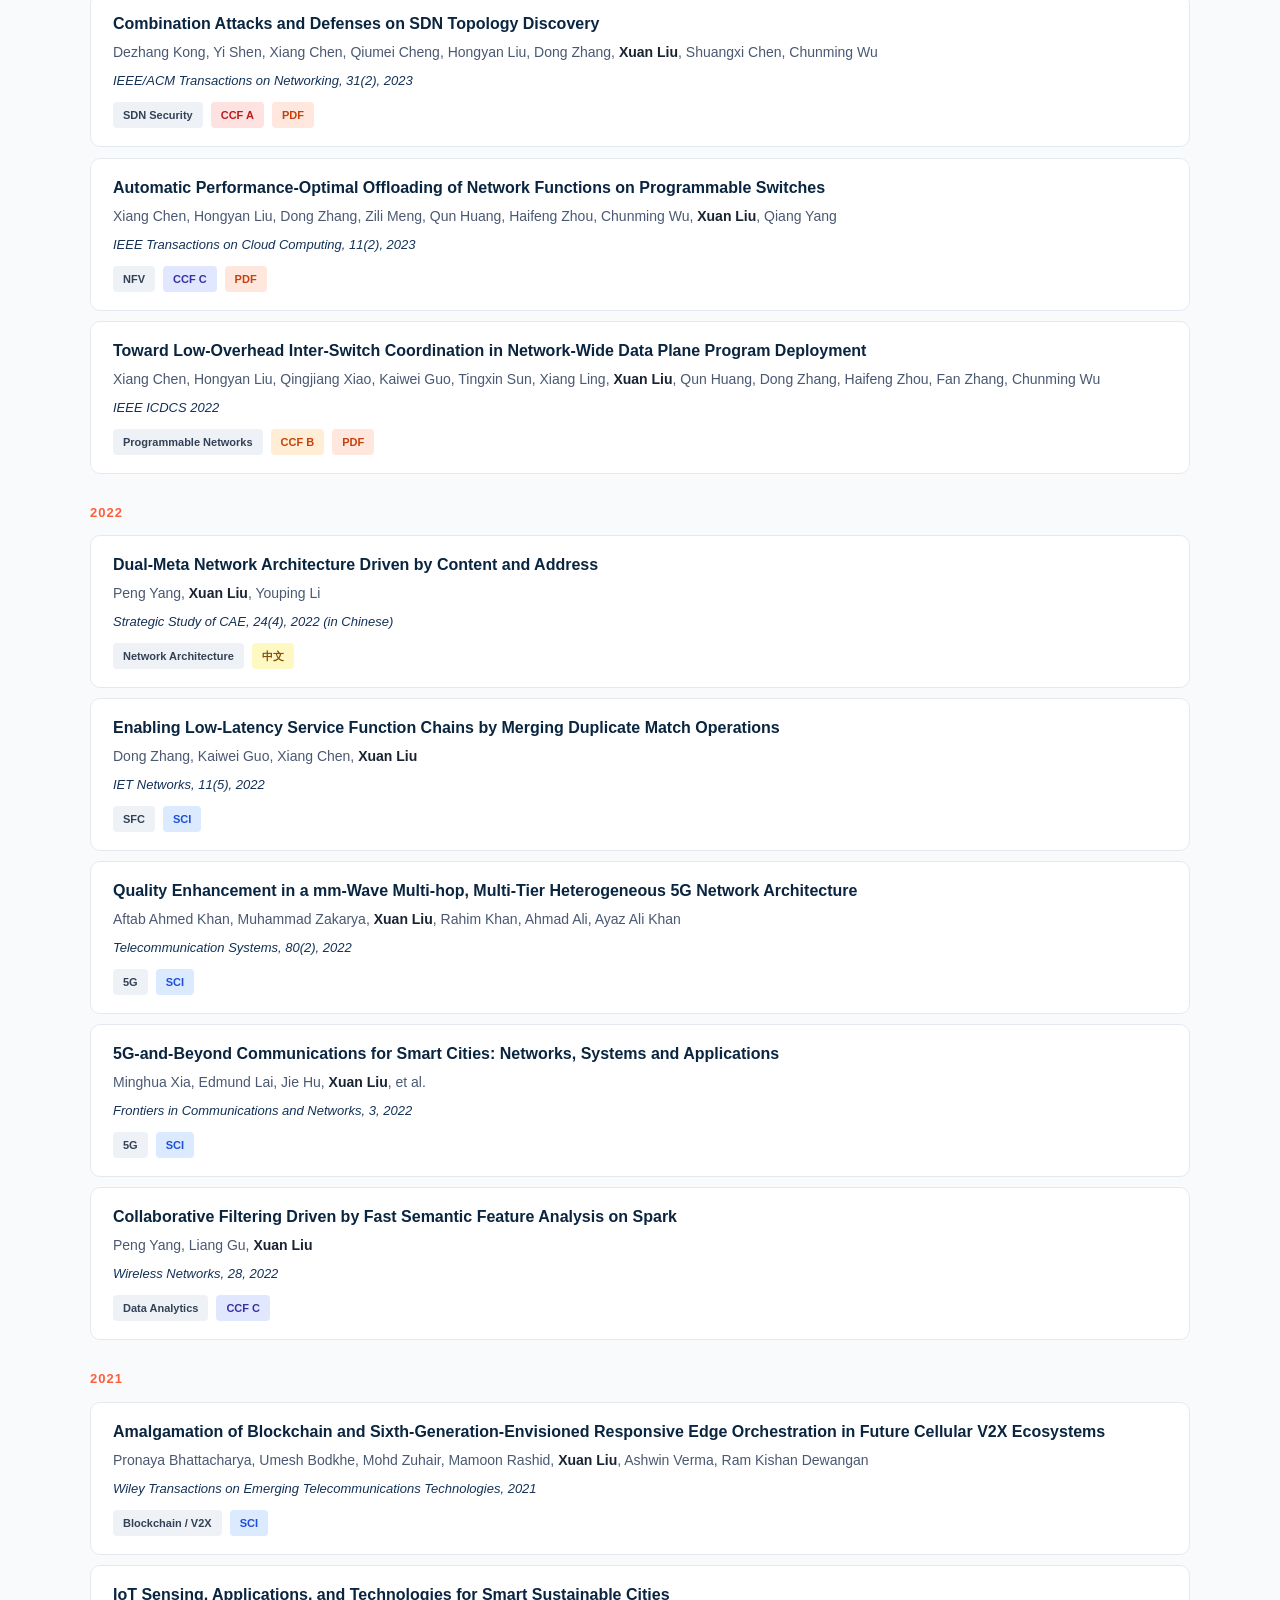
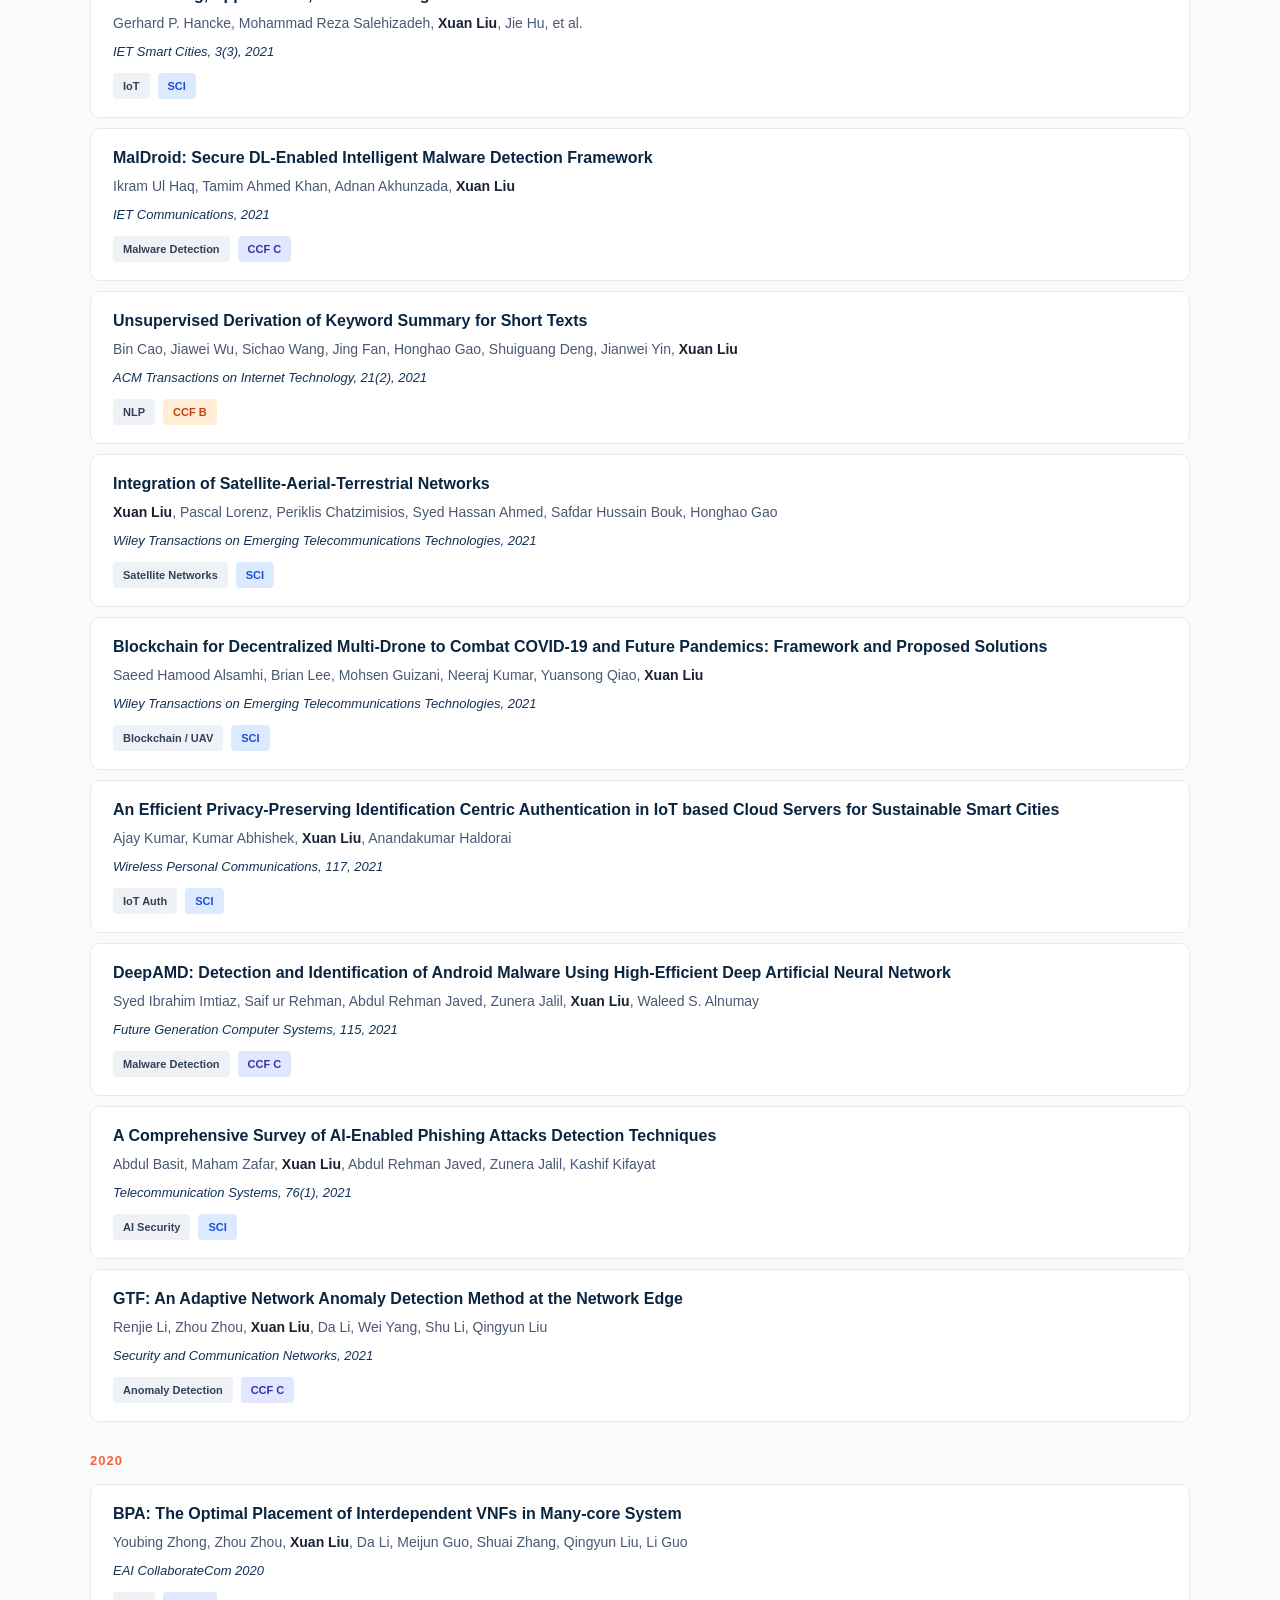
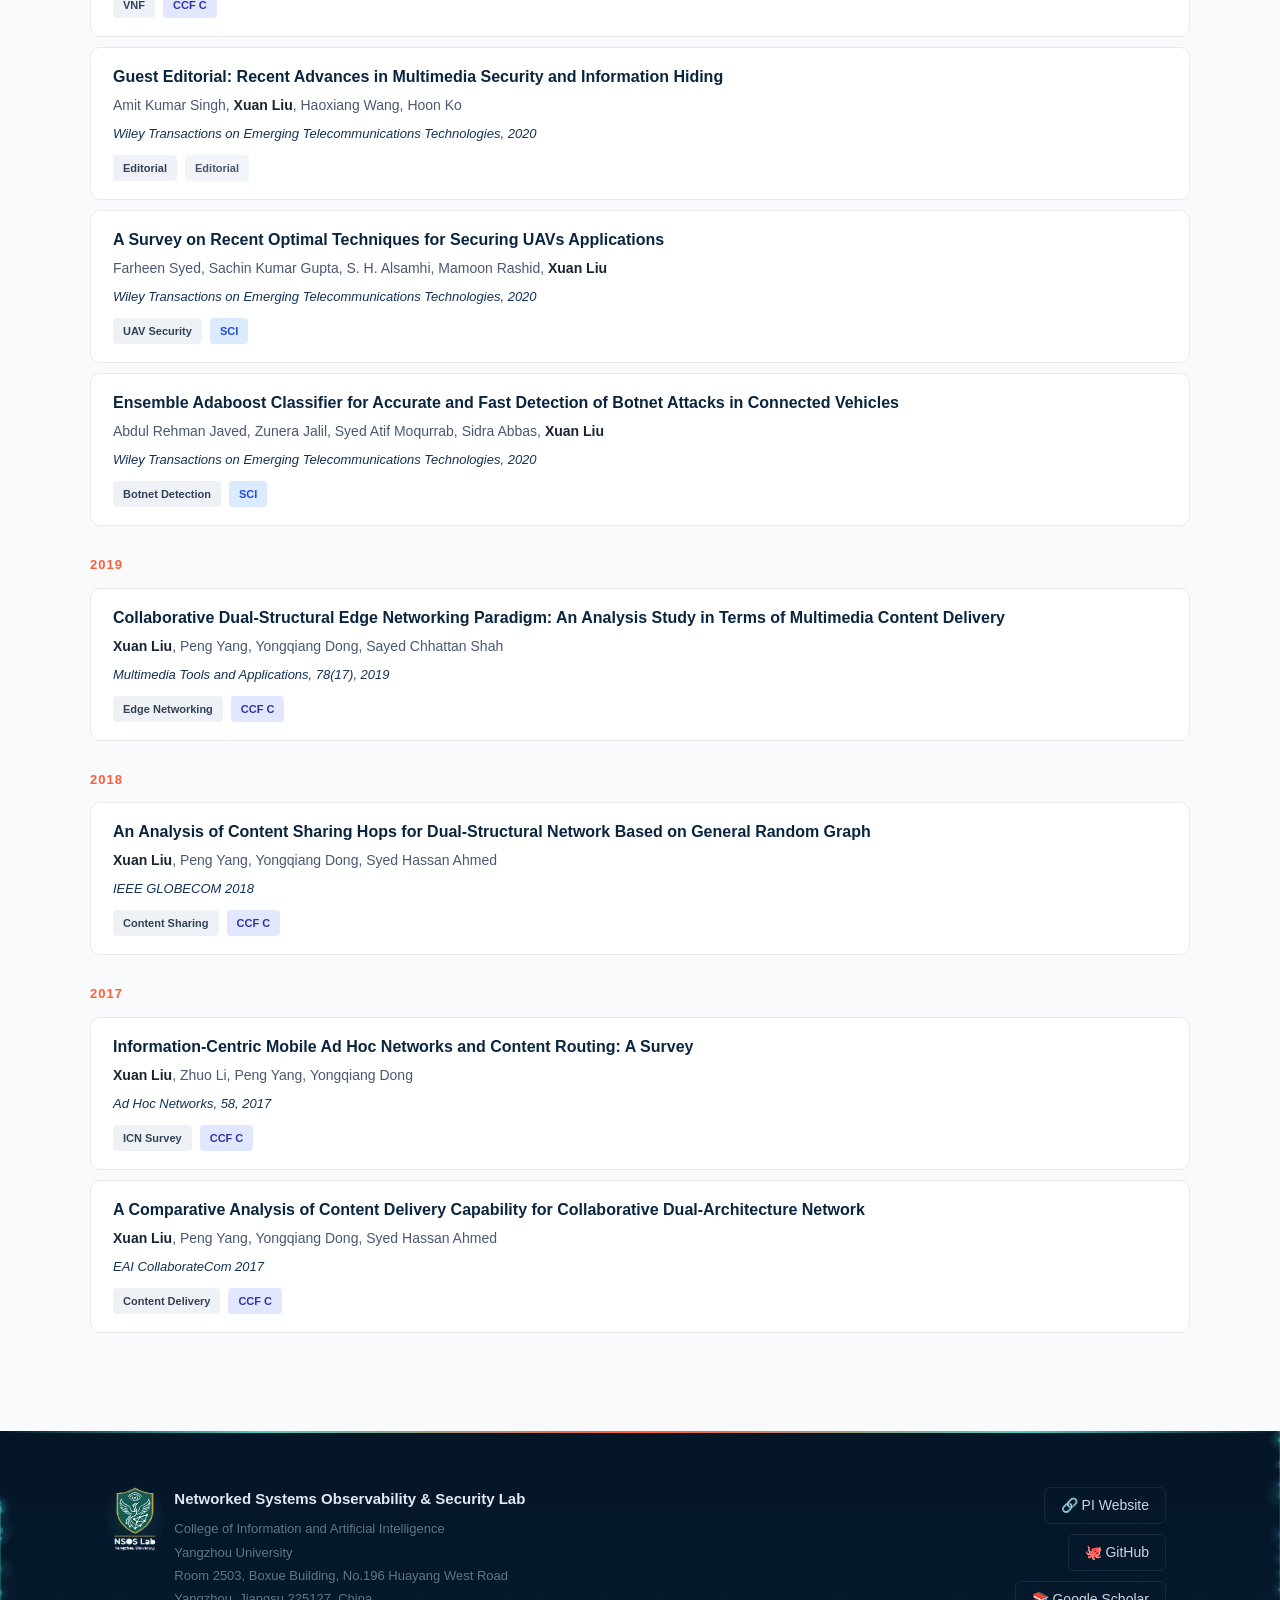
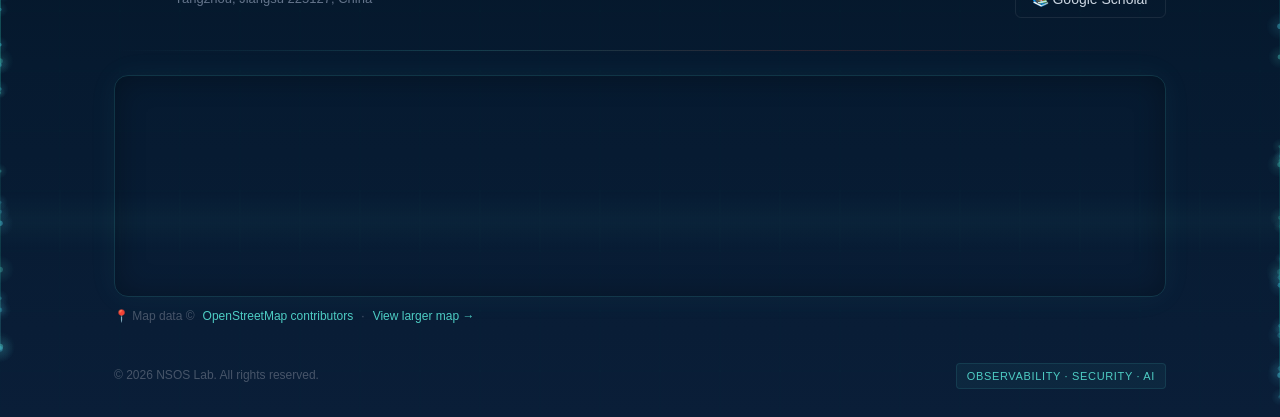
<file: publications.html>
<!DOCTYPE html>
<html lang="en">
<head>
<meta charset="UTF-8" />
<meta name="viewport" content="width=device-width, initial-scale=1.0" />
<link rel="icon" type="image/svg+xml" href="assets/favicon.svg" />
<link rel="icon" type="image/png" sizes="32x32" href="assets/favicon-32.png" />
<link rel="apple-touch-icon" href="assets/apple-touch-icon.png" />
<title>Publications — NSOS Lab, Yangzhou University</title>
<meta name="description" content="Complete publication list of NSOS Lab, Yangzhou University: programmable networks, observability, network security, and agent security." />
<link rel="canonical" href="https://nsos-lab.github.io/publications.html" />
<meta property="og:site_name" content="NSOS Lab" />
<meta property="og:type" content="website" />
<meta property="og:title" content="Publications — NSOS Lab, Yangzhou University" />
<meta property="og:description" content="Complete publication list of NSOS Lab, Yangzhou University: programmable networks, observability, network security, and agent security." />
<meta property="og:url" content="https://nsos-lab.github.io/publications.html" />
<meta property="og:image" content="https://nsos-lab.github.io/assets/og-card.png" />
<meta property="og:image:width" content="1200" />
<meta property="og:image:height" content="630" />
<meta property="og:locale" content="en_US" />
<meta name="twitter:card" content="summary_large_image" />
<meta name="twitter:title" content="Publications — NSOS Lab, Yangzhou University" />
<meta name="twitter:description" content="Complete publication list of NSOS Lab, Yangzhou University: programmable networks, observability, network security, and agent security." />
<meta name="twitter:image" content="https://nsos-lab.github.io/assets/og-card.png" />
<script type="application/ld+json">{"@context": "https://schema.org", "@type": "WebPage", "name": "Publications — NSOS Lab, Yangzhou University", "url": "https://nsos-lab.github.io/publications.html", "description": "Complete publication list of NSOS Lab, Yangzhou University: programmable networks, observability, network security, and agent security.", "isPartOf": {"@type": "WebSite", "name": "NSOS Lab", "url": "https://nsos-lab.github.io/"}}</script>
<style>
  :root{
    --navy:#0A2540;
    --navy-2:#133157;
    --accent:#FF5E3A;
    --accent-2:#FFB347;
    --bg:#F8FAFC;
    --bg-alt:#FFFFFF;
    --text:#1A2332;
    --text-soft:#4A5872;
    --border:#E4E9F0;
  }
  *{box-sizing:border-box;margin:0;padding:0}
  html{scroll-behavior:smooth}
  body{
    font-family:-apple-system,BlinkMacSystemFont,"Inter","Segoe UI","Helvetica Neue",Arial,sans-serif;
    color:var(--text);
    background:var(--bg);
    line-height:1.65;
    -webkit-font-smoothing:antialiased;
  }
  a{color:var(--navy);text-decoration:none;transition:color .2s}
  a:hover{color:var(--accent)}
  code,pre{font-family:"JetBrains Mono",ui-monospace,Menlo,monospace}

  /* ===== Nav ===== */
  .nav{
    position:sticky;top:0;z-index:50;
    background:rgba(255,255,255,.92);
    backdrop-filter:saturate(180%) blur(12px);
    border-bottom:1px solid var(--border);
  }
  .nav-inner{
    max-width:1100px;margin:0 auto;padding:14px 24px;
    display:flex;align-items:center;justify-content:space-between;
  }
  .logo{display:flex;align-items:center;gap:10px;font-weight:700;color:var(--navy);font-size:18px}
  .logo-mark{
    height:40px;width:auto;display:block;
  }
  .nav-links{display:flex;gap:28px;font-size:14px;font-weight:500}
  .nav-links a{color:var(--text-soft)}
  .nav-links a:hover{color:var(--accent)}
  @media(max-width:720px){.nav-links{display:none}}

  /* ===== Hero ===== */
  .hero{
    background:
      radial-gradient(1200px 500px at 80% -10%,rgba(255,94,58,.15),transparent 60%),
      radial-gradient(1000px 600px at -10% 20%,rgba(19,49,87,.08),transparent 60%),
      linear-gradient(180deg,#0A2540 0%,#133157 100%);
    color:#fff;padding:96px 24px 88px;
    position:relative;overflow:hidden;
  }
  .hero::before{
    content:"";position:absolute;inset:0;
    background-image:
      linear-gradient(rgba(255,255,255,.04) 1px,transparent 1px),
      linear-gradient(90deg,rgba(255,255,255,.04) 1px,transparent 1px);
    background-size:44px 44px;
    mask-image:radial-gradient(ellipse at 50% 30%,black 40%,transparent 80%);
  }
  #hero-net{position:absolute;inset:0;width:100%;height:100%;display:block}
  .hero-inner{max-width:1100px;margin:0 auto;position:relative}
  .hero-badge{
    display:inline-flex;align-items:center;gap:8px;
    padding:6px 14px;border-radius:999px;
    background:rgba(255,255,255,.08);
    border:1px solid rgba(255,255,255,.18);
    font-size:13px;color:#CBD5E1;margin-bottom:22px;
  }
  .hero-badge .dot{width:6px;height:6px;border-radius:50%;background:#4ADE80;box-shadow:0 0 8px #4ADE80}
  .hero h1{
    font-size:clamp(38px,5.5vw,62px);
    line-height:1.08;letter-spacing:-.02em;font-weight:800;
    margin-bottom:18px;
  }
  .hero h1 .accent{
    background:linear-gradient(90deg,var(--accent-2),var(--accent));
    -webkit-background-clip:text;background-clip:text;color:transparent;
  }
  .hero .tagline{
    font-size:clamp(17px,1.6vw,20px);
    color:#CBD5E1;max-width:720px;margin-bottom:32px;
  }
  .hero-meta{display:flex;flex-wrap:wrap;gap:10px;margin-bottom:36px}
  .chip{
    font-size:13px;padding:6px 12px;border-radius:6px;
    background:rgba(255,255,255,.06);border:1px solid rgba(255,255,255,.12);
    color:#E2E8F0;
  }
  .hero-cta{display:flex;gap:14px;flex-wrap:wrap}
  .btn{
    display:inline-flex;align-items:center;gap:8px;
    padding:12px 22px;border-radius:8px;font-weight:600;font-size:15px;
    transition:transform .15s,box-shadow .15s;
  }
  .btn-primary{background:var(--accent);color:#fff;box-shadow:0 6px 18px rgba(255,94,58,.35)}
  .btn-primary:hover{transform:translateY(-1px);color:#fff;box-shadow:0 10px 24px rgba(255,94,58,.45)}
  .btn-ghost{background:transparent;color:#fff;border:1px solid rgba(255,255,255,.25)}
  .btn-ghost:hover{background:rgba(255,255,255,.08);color:#fff}

  /* ===== Section base ===== */
  section{padding:88px 24px}
  .section-inner{max-width:1100px;margin:0 auto}
  .section-kicker{
    font-size:13px;font-weight:700;letter-spacing:.14em;
    color:var(--accent);text-transform:uppercase;margin-bottom:10px;
  }
  .section-title{
    font-size:clamp(28px,3.2vw,40px);
    font-weight:800;color:var(--navy);line-height:1.15;letter-spacing:-.01em;
    margin-bottom:14px;
  }
  .section-lead{color:var(--text-soft);max-width:720px;margin-bottom:44px;font-size:17px}

  /* ===== Research ===== */
  .research-grid{
    display:grid;grid-template-columns:repeat(auto-fit,minmax(260px,1fr));gap:22px;
  }
  .rcard{
    background:#fff;border:1px solid var(--border);border-radius:14px;padding:28px;
    transition:transform .2s,box-shadow .2s,border-color .2s;
    position:relative;overflow:hidden;
  }
  .rcard:hover{transform:translateY(-4px);box-shadow:0 14px 32px rgba(10,37,64,.08);border-color:transparent}
  .rcard::before{
    content:"";position:absolute;top:0;left:0;right:0;height:3px;
    background:linear-gradient(90deg,var(--navy),var(--accent));
    opacity:0;transition:opacity .25s;
  }
  .rcard:hover::before{opacity:1}
  .ricon{
    width:46px;height:46px;border-radius:11px;
    background:linear-gradient(135deg,#EEF2FF,#FFE7DD);
    display:flex;align-items:center;justify-content:center;font-size:22px;margin-bottom:18px;
  }
  .rcard h3{font-size:18px;font-weight:700;color:var(--navy);margin-bottom:10px}
  .rcard p{color:var(--text-soft);font-size:15px}
  .rtags{display:flex;flex-wrap:wrap;gap:6px;margin-top:16px}
  .rtag{font-size:12px;color:var(--navy-2);background:#F1F5F9;padding:3px 9px;border-radius:4px}

  /* ===== Team ===== */
  #team{background:var(--bg-alt)}
  .team-group{margin-bottom:44px}
  .team-group:last-child{margin-bottom:0}
  .team-group-title{
    font-size:14px;font-weight:700;letter-spacing:.12em;text-transform:uppercase;
    color:var(--text-soft);margin-bottom:18px;padding-bottom:10px;border-bottom:1px solid var(--border);
  }
  .team-grid{display:grid;grid-template-columns:repeat(auto-fill,minmax(220px,1fr));gap:18px}
  .member{
    background:#fff;border:1px solid var(--border);border-radius:12px;padding:20px;
    display:flex;flex-direction:column;align-items:flex-start;gap:10px;
    transition:border-color .2s,transform .2s;
  }
  .member:hover{border-color:var(--accent);transform:translateY(-2px)}
  .avatar{
    width:56px;height:56px;border-radius:50%;
    background:linear-gradient(135deg,var(--navy),var(--accent));
    color:#fff;display:flex;align-items:center;justify-content:center;
    font-weight:700;font-size:18px;flex-shrink:0;
  }
  .member-info{flex:1;min-width:0}
  .member-name{font-weight:700;color:var(--navy);font-size:15px}
  .member-role{font-size:13px;color:var(--text-soft);margin-top:2px}
  .member-interest{font-size:12px;color:var(--accent);margin-top:6px}
  .member-links{display:flex;gap:10px;margin-top:8px}
  .member-links a{font-size:12px;color:var(--text-soft)}
  .member-links a:hover{color:var(--accent)}

  /* ===== Publications ===== */
  .pub-year{
    font-size:13px;font-weight:700;color:var(--accent);
    letter-spacing:.08em;margin-bottom:12px;margin-top:28px;
  }
  .pub-year:first-of-type{margin-top:0}
  .pub{
    background:#fff;border:1px solid var(--border);border-radius:10px;
    padding:18px 22px;margin-bottom:10px;
    transition:border-color .2s;
  }
  .pub:hover{border-color:var(--navy)}
  .pub-title{font-weight:600;color:var(--navy);font-size:16px;line-height:1.4}
  .pub-title a:hover{color:var(--accent)}
  .pub-authors{font-size:14px;color:var(--text-soft);margin-top:6px}
  .pub-authors strong{color:var(--text);font-weight:600}
  .pub-venue{font-size:13px;color:var(--navy-2);margin-top:6px;font-style:italic}
  .pub-tags{display:flex;gap:8px;margin-top:10px;flex-wrap:wrap}
  .ptag{
    font-size:11px;font-weight:600;padding:3px 9px;border-radius:4px;
    background:#F1F5F9;color:var(--navy-2);border:1px solid transparent;
  }
  .ptag.pdf{background:#FFE7DD;color:#C2410C}
  .ptag.code{background:#DCFCE7;color:#166534}
  .ptag.tag-topic{background:#EEF2F7;color:#334155}
  .ptag.tier-a{background:#FEE2E2;color:#B91C1C;font-weight:700}
  .ptag.tier-b{background:#FFEDD5;color:#C2410C}
  .ptag.tier-c{background:#E0E7FF;color:#3730A3}
  .ptag.tier-sci{background:#DBEAFE;color:#1D4ED8}
  .ptag.tier-pre{background:#F3E8FF;color:#7E22CE}
  .ptag.tier-cn{background:#FEF9C3;color:#854D0E}
  .ptag.tier-ed{background:#F1F5F9;color:#475569}

  /* ===== News ===== */
  #news{background:var(--bg-alt)}
  .news-list{display:flex;flex-direction:column;gap:14px}
  .news-item{
    display:flex;gap:18px;padding:14px 18px;
    background:#fff;border:1px solid var(--border);border-radius:10px;
  }
  .news-date{
    flex-shrink:0;min-width:90px;font-size:13px;font-weight:700;color:var(--accent);
    padding-top:2px;
  }
  .news-body{flex:1;font-size:14.5px;color:var(--text)}
  .news-tag{
    display:inline-block;font-size:11px;font-weight:700;letter-spacing:.06em;
    padding:2px 8px;border-radius:4px;background:#EEF2FF;color:var(--navy);margin-right:8px;
  }

  /* ===== Join Us ===== */
  .join{
    background:linear-gradient(135deg,var(--navy),var(--navy-2));
    color:#fff;padding:64px 24px;text-align:center;
  }
  .join-inner{max-width:720px;margin:0 auto}
  .join h2{font-size:clamp(26px,3vw,34px);font-weight:800;margin-bottom:14px;letter-spacing:-.01em}
  .join p{color:#CBD5E1;margin-bottom:26px;font-size:16.5px}
  .join .btn-primary{background:var(--accent)}

  /* ===== Footer ===== */
  footer{
    background:linear-gradient(180deg,#041525 0%,#061A30 40%,#0A1E38 100%);
    color:#94A3B8;padding:0;font-size:14px;
    position:relative;overflow:hidden;
  }
  footer::before{
    content:"";position:absolute;top:0;left:0;right:0;height:2px;
    background:linear-gradient(90deg,transparent 0%,#4ECDC4 20%,#FF5E3A 50%,#4ECDC4 80%,transparent 100%);
    animation:footerGlow 4s ease-in-out infinite;
  }
  @keyframes footerGlow{
    0%,100%{opacity:.6}
    50%{opacity:1}
  }
  #footer-net{position:absolute;inset:0;width:100%;height:100%;display:block;z-index:0}
  .footer-content{position:relative;z-index:2}
  .footer-main{
    max-width:1100px;margin:0 auto;padding:56px 24px 32px;
    display:grid;grid-template-columns:auto 1fr auto;gap:40px;align-items:start;
  }
  .footer-brand{display:flex;align-items:flex-start;gap:18px}
  .footer-logo-wrap{
    position:relative;flex-shrink:0;
  }
  .footer-logo-wrap::after{
    content:"";position:absolute;inset:-8px;border-radius:50%;
    background:radial-gradient(circle,rgba(78,205,196,.15),transparent 70%);
    animation:logoPulse 3s ease-in-out infinite;
  }
  @keyframes logoPulse{
    0%,100%{opacity:.5;transform:scale(1)}
    50%{opacity:1;transform:scale(1.08)}
  }
  .footer-logo-wrap img{height:64px;width:auto;display:block;position:relative;z-index:1}
  .footer-brand-text strong{color:#E2E8F0;font-size:15px;display:block;margin-bottom:6px}
  .footer-brand-text span{font-size:13px;color:#64748B;line-height:1.7}
  .footer-links{display:flex;flex-direction:column;gap:10px;align-items:flex-end;justify-content:center}
  .footer-links a{
    color:#CBD5E1;font-size:14px;font-weight:500;
    padding:6px 16px;border-radius:6px;
    border:1px solid rgba(255,255,255,.08);
    transition:all .25s ease;display:inline-flex;align-items:center;gap:6px;
  }
  .footer-links a:hover{
    color:#4ECDC4;border-color:rgba(78,205,196,.4);
    background:rgba(78,205,196,.06);
    box-shadow:0 0 16px rgba(78,205,196,.12);
  }
  .footer-divider{
    max-width:1100px;margin:0 auto;padding:0 24px;
  }
  .footer-divider hr{
    border:none;height:1px;
    background:linear-gradient(90deg,transparent,rgba(78,205,196,.2),rgba(255,94,58,.15),transparent);
  }
  .footer-map{
    max-width:1100px;margin:0 auto;padding:24px 24px 20px;
  }
  .footer-map-frame{
    position:relative;border-radius:14px;overflow:hidden;
    border:1px solid rgba(78,205,196,.15);
    box-shadow:0 0 30px rgba(78,205,196,.06),inset 0 0 30px rgba(0,0,0,.3);
  }
  .footer-map-frame iframe{display:block;width:100%;height:220px;border:none}
  .footer-map-meta{
    margin-top:10px;font-size:12px;color:#475569;
    display:flex;align-items:center;gap:8px;
  }
  .footer-map-meta a{color:#4ECDC4;text-decoration:none;transition:color .2s}
  .footer-map-meta a:hover{color:#FF5E3A}
  .footer-bottom{
    max-width:1100px;margin:0 auto;padding:16px 24px 28px;
    display:flex;justify-content:space-between;align-items:center;
    font-size:12px;color:#475569;
  }
  .footer-bottom .tech-tag{
    font-size:11px;padding:3px 10px;border-radius:4px;
    background:rgba(78,205,196,.06);border:1px solid rgba(78,205,196,.12);
    color:#4ECDC4;letter-spacing:.06em;
  }
  @media(max-width:768px){
    .footer-main{grid-template-columns:1fr;text-align:center;gap:24px}
    .footer-brand{flex-direction:column;align-items:center}
    .footer-links{align-items:center}
    .footer-bottom{flex-direction:column;gap:8px;text-align:center}
  }
</style>
<link rel="stylesheet" href="assets/viz-enhance.css?v=1" />

</head>
<body>

<!-- ========== NAV ========== -->
<nav class="nav">
  <div class="nav-inner">
    <a href="#" class="logo">
      <img class="logo-mark" src="assets/nsos-lab-logo-horizontal.svg" alt="NSOS Lab" />
    </a>
    <div class="nav-links">
      <a href="index.html">← Home</a>
      <a href="research.html">Research</a>
      <a href="team.html">Team</a>
      <a href="#publications" style="color:var(--accent)">Publications</a>
      <a href="daily.html">Daily</a>
    </div>
  </div>
</nav>

<!-- ========== SUB HEADER ========== -->
<header class="hero" style="padding:64px 24px 56px">
  <canvas id="hero-net"></canvas>
  <div class="hero-inner">

    <div class="hero-badge"><span class="dot"></span><span>NSOS Lab · Yangzhou University · China</span></div>
    <h1 style="font-size:clamp(30px,4vw,44px)">Publications</h1>
    <p class="tagline" style="margin-bottom:0">Complete list of our papers from 2017 to 2027.</p>
  </div>
</header>

<!-- ========== PUBLICATIONS ========== -->
<section id="publications">
  <div class="section-inner">
    <div class="section-kicker">Publications</div>
    <p class="section-lead">Complete publication list (2017–2027). Citation metrics on <a href="https://scholar.google.com/citations?user=N95MHnkAAAAJ&hl=en" target="_blank" rel="noopener">Google Scholar</a>.</p>
    <div class="pub-year">2027</div>
    <div class="pub">
      <div class="pub-title"><a href="https://doi.org/10.1016/j.cosrev.2026.101085" target="_blank" rel="noopener">Empowering Network Security with eBPF-Based Networking Programmability: Paradigms, Emerging Techniques, Open Issues, and Research Directions</a></div>
      <div class="pub-authors">Shengrui Lin, Longlong Zhu, Xiang Chen, Linying Zheng, Hongyang Du, Dezhang Kong, <strong>Xuan Liu</strong>, Jianshan Zhang, Xu Yang, Hongyan Liu, Dong Zhang, Chunming Wu, Xun Yi, Ibrahim Khalil, Albert Y. Zomaya, Muhammad Khurram Khan</div>
      <div class="pub-venue">Computer Science Review, 63, February 2027</div>
      <div class="pub-tags"><span class="ptag tag-topic">Survey</span><span class="ptag tier-sci">SCI</span><span class="ptag pdf">PDF</span></div>
    </div>
    <div class="pub-year">2026</div>
    <div class="pub">
      <div class="pub-title">TurboPlan: Taming Resource-Optimal and Timely Data Plane Offloading by Reducing Task Copies</div>
      <div class="pub-authors">Linying Zheng, Jiashuo Yu, Longlong Zhu, Jitang Niu, Jialu Tian, Dezhang Kong, Hongyan Liu, Jianshan Zhang, <strong>Xuan Liu</strong>, Dong Zhang, Chunming Wu, Xiang Chen</div>
      <div class="pub-venue">IEEE RTSS 2026</div>
      <div class="pub-tags"><span class="ptag tag-topic">Offloading</span><span class="ptag tier-a">CCF A</span></div>
    </div>
    <div class="pub">
      <div class="pub-title">Pythia: Taming Accurate Power Consumption Profiling for In-Network Computing</div>
      <div class="pub-authors">Linying Zheng, Longlong Zhu, Hongmin Tan, Jiashuo Yu, Siqi Dong, Dezhang Kong, Jianshan Zhang, <strong>Xuan Liu</strong>, Hongyan Liu, Dong Zhang, Chunming Wu, Xiang Chen</div>
      <div class="pub-venue">IEEE ICNP 2026</div>
      <div class="pub-tags"><span class="ptag tag-topic">Profiling</span><span class="ptag tier-b">CCF B</span></div>
    </div>
    <div class="pub">
      <div class="pub-title"><a href="http://dx.doi.org/10.1109/TIFS.2026.3737638" target="_blank" rel="noopener">RegexStealer: A Directed-Acyclic-Graph-based Regex Stealing Against Web Application Firewalls</a></div>
      <div class="pub-authors">Deyin Li, Xiang Ling, Xiang Chen, Chunming Wu, <strong>Xuan Liu</strong>, Muhammad Khurram Khan</div>
      <div class="pub-venue">IEEE Transactions on Information Forensics and Security, 2026</div>
      <div class="pub-tags"><span class="ptag tag-topic">WAF Security</span><span class="ptag tier-a">CCF A</span><span class="ptag pdf">PDF</span></div>
    </div>
    <div class="pub">
      <div class="pub-title"><a href="https://www.usenix.org/system/files/nsdi26-chen-xiang.pdf" target="_blank" rel="noopener">SketchPipe: Toward Accurate Sketch-Based Network Measurement on Multi-Pipeline Switches with Splitless Sketch Placement</a></div>
      <div class="pub-authors">Xiang Chen, Longlong Zhu, Linying Zheng, Hongyang Du, Dong Zhang, Jianshan Zhang, <strong>Xuan Liu</strong>, Qun Huang, Dusit Niyato, Haifeng Zhou, Chunming Wu, Hongyan Liu, Kui Ren</div>
      <div class="pub-venue">NSDI 2026</div>
      <div class="pub-tags"><span class="ptag tag-topic">Network Measurement</span><span class="ptag tier-a">CCF A</span><span class="ptag pdf">PDF</span></div>
    </div>
    <div class="pub">
      <div class="pub-title">When Address Learning Goes Wrong: Inducing Forwarding Loops and DoS Amplification in SDN</div>
      <div class="pub-authors">Dezhang Kong, Yilun Zhang, Zekun Xie, Ningpeng Zheng, Shi Lin, Zhenhua Xu, Minghao Li, Zhebo Wang, Xiang Chen, Changting Lin, Dong Zhang, <strong>Xuan Liu</strong>, Chunming Wu, Meng Han</div>
      <div class="pub-venue">USENIX Security 2026</div>
      <div class="pub-tags"><span class="ptag tag-topic">SDN Security</span><span class="ptag tier-a">CCF A</span></div>
    </div>
    <div class="pub">
      <div class="pub-title">LTD: Low-Overhead Topology Discovery using Programmable Data Planes</div>
      <div class="pub-authors">Dezhang Kong, Minghao Li, Shi Lin, Zhenhua Xu, Longlong Zhu, Linying Zheng, Xiang Chen, Changting Lin, <strong>Xuan Liu</strong>, Dong Zhang, Chunming Wu, Meng Han</div>
      <div class="pub-venue">IEEE INFOCOM 2026</div>
      <div class="pub-tags"><span class="ptag tag-topic">Programmable Networks</span><span class="ptag tier-a">CCF A</span></div>
    </div>
    <div class="pub">
      <div class="pub-title">OmniPlan: An Adaptive Framework for Timely and Near-Optimal Network Planning Optimization</div>
      <div class="pub-authors">Longlong Zhu, Jiashuo Yu, Zedi Chen, Yuhan Wu, Zhifan Jiang, Yuchen Xian, Yimeng Liu, Jiajie Su, Shaopeng Zhou, Xingyuan Li, Hongyan Liu, <strong>Xuan Liu</strong>, Dong Zhang, Chunming Wu, Xiang Chen</div>
      <div class="pub-venue">KDD 2026</div>
      <div class="pub-tags"><span class="ptag tag-topic">Network Planning</span><span class="ptag tier-a">CCF A</span></div>
    </div>
    <div class="pub">
      <div class="pub-title">MonPlan: Taming Network Measurement with Accurate and Resource-Efficient Sketch-INT Co-Design</div>
      <div class="pub-authors">Xiang Chen, Linying Zheng, Longlong Zhu, Zedi Chen, Qing Shu, Jialu Tian, Siqi Dong, Qun Huang, Jianshan Zhang, <strong>Xuan Liu</strong>, Haifeng Zhou, Hongyan Liu, Dong Zhang, Chunming Wu</div>
      <div class="pub-venue">IEEE INFOCOM 2026</div>
      <div class="pub-tags"><span class="ptag tag-topic">Network Measurement</span><span class="ptag tier-a">CCF A</span></div>
    </div>
    <div class="pub">
      <div class="pub-title"><a href="https://doi.org/10.48550/arXiv.2601.18113" target="_blank" rel="noopener">MalURLBench: A Benchmark Evaluating Agents' Vulnerabilities When Processing Web URLs</a></div>
      <div class="pub-authors">Dezhang Kong, Zhuxi Wu, Shiqi Liu, Zhicheng Tan, Kuichen Lu, Minghao Li, Qichen Liu, Shengyu Chu, Zhenhua Xu, <strong>Xuan Liu</strong>, Meng Han</div>
      <div class="pub-venue">ACL 2026</div>
      <div class="pub-tags"><span class="ptag tag-topic">Agent Security</span><span class="ptag tier-a">CCF A</span><span class="ptag pdf">PDF</span></div>
    </div>
    <div class="pub">
      <div class="pub-title"><a href="http://dx.doi.org/10.1109/TR.2026.3685261" target="_blank" rel="noopener">Mitigating the Lateral Movement of APT in IIoT with an Efficient Moving Target Defense and Cyber Deception Approach</a></div>
      <div class="pub-authors">Xiaodong Zang, Fangbo Hou, <strong>Xuan Liu</strong>, Muhammad Khurram Khan, Daohua Liu</div>
      <div class="pub-venue">IEEE Transactions on Reliability, 2026</div>
      <div class="pub-tags"><span class="ptag tag-topic">Moving Target Defense</span><span class="ptag tier-sci">SCI</span><span class="ptag pdf">PDF</span></div>
    </div>
    <div class="pub">
      <div class="pub-title"><a href="http://dx.doi.org/10.1109/TCE.2026.3655669" target="_blank" rel="noopener">A Cost-effective Proactive Defense Method against Reconnaissance Attack for Industry 5.0</a></div>
      <div class="pub-authors">Xiaodong Zang, Haosheng Zheng, Zilong Zheng, <strong>Xuan Liu</strong>, Muhammad Khurram Khan</div>
      <div class="pub-venue">IEEE Transactions on Consumer Electronics, 72(1), 2026</div>
      <div class="pub-tags"><span class="ptag tag-topic">Proactive Defense</span><span class="ptag tier-sci">SCI</span><span class="ptag pdf">PDF</span></div>
    </div>
    <div class="pub">
      <div class="pub-title"><a href="http://dx.doi.org/10.1109/MCOM.001.2500254" target="_blank" rel="noopener">Leveraging Large Language Models for Multi-Objective and Adaptive SFC Deployment: Techniques, Case Study, and Promising Directions</a></div>
      <div class="pub-authors">Longlong Zhu, Jiashuo Yu, Xiang Chen, Zhifan Jiang, <strong>Xuan Liu</strong>, Jianshan Zhang, Xu Yang, Ruichen Zhang, Dusit Niyato, Xun Yi, Ibrahim Khalil, Dong Zhang, Chunming Wu</div>
      <div class="pub-venue">IEEE Communications Magazine, 64(1), 2026</div>
      <div class="pub-tags"><span class="ptag tag-topic">LLM for Networking</span><span class="ptag tier-sci">SCI</span><span class="ptag pdf">PDF</span></div>
    </div>
    <div class="pub">
      <div class="pub-title"><a href="http://dx.doi.org/10.1109/TCE.2025.3604228" target="_blank" rel="noopener">Hierarchical Graph Neural Networks for Resilient Intrusion Detection in Consumer IoT With Limited Labeled Data</a></div>
      <div class="pub-authors">Guolong Zheng, Changgui Xu, Jianshan Zhang, Chen Hou, Xu Yang, Tao Huang, <strong>Xuan Liu</strong>, Muhammad Khurram Khan</div>
      <div class="pub-venue">IEEE Transactions on Consumer Electronics, 72(1), 2026</div>
      <div class="pub-tags"><span class="ptag tag-topic">Intrusion Detection</span><span class="ptag tier-sci">SCI</span><span class="ptag pdf">PDF</span></div>
    </div>
    <div class="pub-year">2025</div>
    <div class="pub">
      <div class="pub-title"><a href="https://doi.org/10.1109/ICNP65844.2025.11192430" target="_blank" rel="noopener">Carrera: Enabling High-Performance eBPF-based Sketches in Network Measurement</a></div>
      <div class="pub-authors">Xiang Chen, Xin Yao, Jiayu Li, Longlong Zhu, Linying Zheng, Hongyan Liu, Jianshan Zhang, Dong Zhang, <strong>Xuan Liu</strong>, Qun Huang, Haifeng Zhou, Chunming Wu</div>
      <div class="pub-venue">IEEE ICNP 2025</div>
      <div class="pub-tags"><span class="ptag tag-topic">eBPF</span><span class="ptag tier-b">CCF B</span><span class="ptag pdf">PDF</span></div>
    </div>
    <div class="pub">
      <div class="pub-title"><a href="https://doi.org/10.1016/j.jnca.2025.104334" target="_blank" rel="noopener">FlowTracker: A Refined and Versatile Data Plane Measurement Approach</a></div>
      <div class="pub-authors">Xinyue Jiang, Chunming Wu, Zhengyan Zhou, Di Wang, Dezhang Kong, Muhammad Khurram Khan, <strong>Xuan Liu</strong></div>
      <div class="pub-venue">Journal of Network and Computer Applications, 244, 2025</div>
      <div class="pub-tags"><span class="ptag tag-topic">Measurement</span><span class="ptag tier-c">CCF C</span><span class="ptag pdf">PDF</span></div>
    </div>
    <div class="pub">
      <div class="pub-title"><a href="https://doi.org/10.1016/j.cose.2025.104593" target="_blank" rel="noopener">NDIF: A Distributed Framework for Efficient In-Network Neural Network Inference</a></div>
      <div class="pub-authors">Shengrui Lin, Shaowei Xu, Binjie He, Hongyan Liu, Dezhang Kong, Xiang Chen, Dong Zhang, Chunming Wu, Ming Li, <strong>Xuan Liu</strong>, Yuqin Wu, Muhammad Khurram Khan</div>
      <div class="pub-venue">Computers &amp; Security, 157, 2025</div>
      <div class="pub-tags"><span class="ptag tag-topic">In-Network ML</span><span class="ptag tier-b">CCF B</span><span class="ptag pdf">PDF</span></div>
    </div>
    <div class="pub">
      <div class="pub-title"><a href="http://dx.doi.org/10.1109/TON.2025.3580638" target="_blank" rel="noopener">Toward Secure Inter-Device Coordination in Programmable Networks</a></div>
      <div class="pub-authors">Hongyan Liu, Xiang Chen, Di Wang, Qun Huang, Dong Zhang, Chunming Wu, <strong>Xuan Liu</strong></div>
      <div class="pub-venue">IEEE/ACM Transactions on Networking, 33(6), 2025</div>
      <div class="pub-tags"><span class="ptag tag-topic">Programmable Networks</span><span class="ptag tier-a">CCF A</span><span class="ptag pdf">PDF</span></div>
    </div>
    <div class="pub">
      <div class="pub-title"><a href="http://dx.doi.org/10.1109/IWQoS65803.2025.11143248" target="_blank" rel="noopener">Handling Data Plane Program Deployment Dynamics with High-Quality Generative Diffusion Models</a></div>
      <div class="pub-authors">Longlong Zhu, Jiashuo Yu, Xiang Chen, Qing Shu, Zedi Chen, Zhifan Jiang, Qun Huang, <strong>Xuan Liu</strong>, Dong Zhang, Chunming Wu</div>
      <div class="pub-venue">IEEE/ACM IWQoS 2025</div>
      <div class="pub-tags"><span class="ptag tag-topic">Programmable Networks</span><span class="ptag tier-b">CCF B</span><span class="ptag pdf">PDF</span></div>
    </div>
    <div class="pub">
      <div class="pub-title"><a href="https://doi.org/10.48550/arXiv.2506.19676" target="_blank" rel="noopener">A Survey of LLM-Driven AI Agent Communication: Protocols, Security Risks, and Defense Countermeasures</a></div>
      <div class="pub-authors">Dezhang Kong, Shi Lin, Zhenhua Xu, Zhebo Wang, Minghao Li, Yufeng Li, Yilun Zhang, Hujin Peng, Xiang Chen, Zeyang Sha, Yuyuan Li, Changting Lin, Xun Wang, <strong>Xuan Liu</strong>, Ningyu Zhang, Chaochao Chen, Chunming Wu, Muhammad Khurram Khan, Meng Han</div>
      <div class="pub-venue">arXiv preprint arXiv:2506.19676, 2025</div>
      <div class="pub-tags"><span class="ptag tag-topic">Agent Security</span><span class="ptag tier-pre">Preprint</span><span class="ptag pdf">PDF</span></div>
    </div>
    <div class="pub">
      <div class="pub-title"><a href="http://dx.doi.org/10.1109/INFOCOM55648.2025.11044585" target="_blank" rel="noopener">TurboCache: Empowering Switch-Accelerated Key-Value Caches with Accurate and Fast Cache Updates</a></div>
      <div class="pub-authors">Dezhang Kong, Minghao Li, Shi Lin, Zhenhua Xu, Longlong Zhu, Linying Zheng, Xiang Chen, Changting Lin, <strong>Xuan Liu</strong>, Dong Zhang, Chunming Wu, Meng Han</div>
      <div class="pub-venue">IEEE INFOCOM 2025</div>
      <div class="pub-tags"><span class="ptag tag-topic">Programmable Networks</span><span class="ptag tier-a">CCF A</span><span class="ptag pdf">PDF</span></div>
    </div>
    <div class="pub">
      <div class="pub-title"><a href="http://dx.doi.org/10.1109/TCE.2025.3558353" target="_blank" rel="noopener">HyperEye: A Lightweight Features Fusion Model for Unknown Encrypted Malware Traffic Detection</a></div>
      <div class="pub-authors">Xiaodong Zang, Zilong Zheng, Haosheng Zheng, <strong>Xuan Liu</strong>, Muhammad Khurram Khan, Weiwei Jiang</div>
      <div class="pub-venue">IEEE Transactions on Consumer Electronics, 71(2), 2025</div>
      <div class="pub-tags"><span class="ptag tag-topic">Malware Traffic</span><span class="ptag tier-sci">SCI</span><span class="ptag pdf">PDF</span></div>
    </div>
    <div class="pub">
      <div class="pub-title"><a href="http://dx.doi.org/10.1109/TNSE.2025.3557164" target="_blank" rel="noopener">An Adaptive AQM based on the Consecutive Change Detection in the Programmable Queue</a></div>
      <div class="pub-authors">Xinyue Jiang, Dezhang Kong, Xiang Chen, Shuangxi Chen, Haifeng Zhou, Chunming Wu, <strong>Xuan Liu</strong>, Wei Ruan</div>
      <div class="pub-venue">IEEE Transactions on Network Science and Engineering, 12(4), 2025</div>
      <div class="pub-tags"><span class="ptag tag-topic">Programmable Queue</span><span class="ptag tier-sci">SCI</span><span class="ptag pdf">PDF</span></div>
    </div>
    <div class="pub">
      <div class="pub-title">Phantom: Virtualizing Switch Register Resources for Accurate Sketch-based Network Measurement</div>
      <div class="pub-authors">Xiang Chen, Hongyan Liu, Zhengyan Zhou, Xi Sun, Wenbin Zhang, Hongyang Du, Dong Zhang, <strong>Xuan Liu</strong>, Haifeng Zhou, Dusit Niyato, Qun Huang, Chunming Wu, Kui Ren</div>
      <div class="pub-venue">EuroSys 2025</div>
      <div class="pub-tags"><span class="ptag tag-topic">Network Measurement</span><span class="ptag tier-a">CCF A</span></div>
    </div>
    <div class="pub-year">2024</div>
    <div class="pub">
      <div class="pub-title"><a href="https://doi.org/10.1007/978-3-031-93251-9_17" target="_blank" rel="noopener">SWGCNN-BiLSTM: A Method for Detecting Unknown Attack Traffic Within Imbalanced Samples</a></div>
      <div class="pub-authors">Yiwen Fan, <strong>Xuan Liu</strong>, Rong Yan, Haoran Yin, Yaxin Zhang</div>
      <div class="pub-venue">EAI CollaborateCom 2024</div>
      <div class="pub-tags"><span class="ptag tag-topic">Traffic Detection</span><span class="ptag tier-c">CCF C</span><span class="ptag pdf">PDF</span></div>
    </div>
    <div class="pub">
      <div class="pub-title"><a href="https://doi.org/10.1109/TGCN.2024.3432781" target="_blank" rel="noopener">NetDP: In-Network Differential Privacy for Large-Scale Data Processing</a></div>
      <div class="pub-authors">Zhengyan Zhou, Hanze Chen, Lingfei Chen, Dong Zhang, Chunming Wu, <strong>Xuan Liu</strong>, Muhammad Khurram Khan</div>
      <div class="pub-venue">IEEE Transactions on Green Communications and Networking, 8(3), 2024</div>
      <div class="pub-tags"><span class="ptag tag-topic">Privacy</span><span class="ptag tier-sci">SCI</span><span class="ptag pdf">PDF</span></div>
    </div>
    <div class="pub">
      <div class="pub-title"><a href="https://dl.acm.org/doi/10.1145/3651890.3672244" target="_blank" rel="noopener">Eagle: Toward Scalable and Near-Optimal Network-Wide Sketch Deployment in Network Measurement</a></div>
      <div class="pub-authors">Xiang Chen, Qingjiang Xiao, Hongyan Liu, Qun Huang, Dong Zhang, <strong>Xuan Liu</strong>, Longbing Hu, Haifeng Zhou, Chunming Wu, Kui Ren</div>
      <div class="pub-venue">ACM SIGCOMM 2024</div>
      <div class="pub-tags"><span class="ptag tag-topic">Network Measurement</span><span class="ptag tier-a">CCF A</span><span class="ptag pdf">PDF</span></div>
    </div>
    <div class="pub">
      <div class="pub-title"><a href="https://ieeexplore.ieee.org/document/10806884" target="_blank" rel="noopener">Virtualizing Next-generation Programmable Networks: Techniques, Use Cases, and Promising Future Directions</a></div>
      <div class="pub-authors">Xiang Chen, Hongyang Du, Wenjing Liu, Hongyan Liu, Jianshan Zhang, Xu Yang, Dong Zhang, Chunming Wu, <strong>Xuan Liu</strong>, Dusit Niyato</div>
      <div class="pub-venue">IEEE Network, 2024</div>
      <div class="pub-tags"><span class="ptag tag-topic">Programmable Networks</span><span class="ptag tier-sci">SCI</span><span class="ptag pdf">PDF</span></div>
    </div>
    <div class="pub">
      <div class="pub-title"><a href="http://dx.doi.org/10.1109/TNET.2024.3504578" target="_blank" rel="noopener">Elastically Scaling Control Channels in Network Measurement With Escala</a></div>
      <div class="pub-authors">Hongyan Liu, Xiang Chen, Qun Huang, Dezhang Kong, Dong Zhang, Chunming Wu, <strong>Xuan Liu</strong></div>
      <div class="pub-venue">IEEE/ACM Transactions on Networking, 2024</div>
      <div class="pub-tags"><span class="ptag tag-topic">Network Measurement</span><span class="ptag tier-a">CCF A</span><span class="ptag pdf">PDF</span></div>
    </div>
    <div class="pub">
      <div class="pub-title"><a href="https://dx.doi.org/10.1109/TNSM.2024.3504563" target="_blank" rel="noopener">Toward Security-Enhanced In-band Network Telemetry in Programmable Networks</a></div>
      <div class="pub-authors">Dezhang Kong, Xiang Chen, Hang Lin, Zhengyan Zhou, Yi Shen, Hongyan Liu, Qiumei Cheng, <strong>Xuan Liu</strong>, Dong Zhang, Chunming Wu, Muhammad Khurram Khan</div>
      <div class="pub-venue">IEEE Transactions on Network and Service Management, 2024</div>
      <div class="pub-tags"><span class="ptag tag-topic">INT Security</span><span class="ptag tier-c">CCF C</span><span class="ptag pdf">PDF</span></div>
    </div>
    <div class="pub">
      <div class="pub-title"><a href="http://dx.doi.org/10.1109/TNET.2024.3421327" target="_blank" rel="noopener">Toward Full-Coverage and Low-Overhead Profiling of Network-Stack Latency</a></div>
      <div class="pub-authors">Xiang Chen, Hongyan Liu, Qun Huang, Wenbin Zhang, Qun Huang, Dong Zhang, <strong>Xuan Liu</strong>, Haifeng Zhou, Chunming Wu</div>
      <div class="pub-venue">IEEE/ACM Transactions on Networking, 32(5), 2024</div>
      <div class="pub-tags"><span class="ptag tag-topic">Latency Profiling</span><span class="ptag tier-a">CCF A</span><span class="ptag pdf">PDF</span></div>
    </div>
    <div class="pub">
      <div class="pub-title"><a href="https://dx.doi.org/10.1109/TIFS.2024.3472477" target="_blank" rel="noopener">rDefender: A Lightweight and Robust Defense Against Flow Table Overflow Attacks in SDN</a></div>
      <div class="pub-authors">Dezhang Kong, Xiang Chen, Chunming Wu, Yi Shen, Zhengyan Zhou, Qiumei Cheng, <strong>Xuan Liu</strong>, Mingliang Yang, Yubing Qiu, Dong Zhang, Muhammad Khurram Khan</div>
      <div class="pub-venue">IEEE Transactions on Information Forensics and Security, 2024</div>
      <div class="pub-tags"><span class="ptag tag-topic">SDN Security</span><span class="ptag tier-a">CCF A</span><span class="ptag pdf">PDF</span></div>
    </div>
    <div class="pub">
      <div class="pub-title"><a href="http://dx.doi.org/10.1109/TNET.2024.3413388" target="_blank" rel="noopener">Toward Resource-Efficient and High-Performance Program Deployment in Programmable Networks</a></div>
      <div class="pub-authors">Hongyan Liu, Xiang Chen, Qun Huang, Guoqiang Sun, Peiqiao Wang, Dong Zhang, Chunming Wu, <strong>Xuan Liu</strong>, Qiang Yang</div>
      <div class="pub-venue">IEEE/ACM Transactions on Networking, 2024</div>
      <div class="pub-tags"><span class="ptag tag-topic">Programmable Networks</span><span class="ptag tier-a">CCF A</span><span class="ptag pdf">PDF</span></div>
    </div>
    <div class="pub">
      <div class="pub-title"><a href="http://dx.doi.org/10.1109/TNET.2024.3413530" target="_blank" rel="noopener">Resource-Efficient and Timely Packet Header Vector (PHV) Encoding on Programmable Switches</a></div>
      <div class="pub-authors">Xiang Chen, Wenbin Zhang, Xi Sun, Hongyan Liu, Jianshan Zhang, Qun Huang, Dong Zhang, Haifeng Zhou, Boyang Zhou, <strong>Xuan Liu</strong>, Chunming Wu</div>
      <div class="pub-venue">IEEE/ACM Transactions on Networking, 2024</div>
      <div class="pub-tags"><span class="ptag tag-topic">Programmable Networks</span><span class="ptag tier-a">CCF A</span><span class="ptag pdf">PDF</span></div>
    </div>
    <div class="pub">
      <div class="pub-title"><a href="https://doi.org/10.1016/j.jnca.2024.103904" target="_blank" rel="noopener">Terra: Low-latency and Reliable Event Collection in Network Measurement</a></div>
      <div class="pub-authors">Hongyan Liu, Xi Sun, Xiang Chen, Qun Huang, Dong Zhang, Haifeng Zhou, Chunming Wu, <strong>Xuan Liu</strong>, Muhammad Khurram Khan</div>
      <div class="pub-venue">Journal of Network and Computer Applications, 2024</div>
      <div class="pub-tags"><span class="ptag tag-topic">Measurement</span><span class="ptag tier-c">CCF C</span><span class="ptag pdf">PDF</span></div>
    </div>
    <div class="pub">
      <div class="pub-title"><a href="https://doi.org/10.1109/TNET.2024.3361324" target="_blank" rel="noopener">Hermes: Low-Overhead Inter-Switch Coordination in Network-Wide Data Plane Program Deployment</a></div>
      <div class="pub-authors">Xiang Chen, Hongyan Liu, Qingjiang Xiao, Qun Huang, Dong Zhang, Haifeng Zhou, Boyang Zhou, Chunming Wu, <strong>Xuan Liu</strong>, Qiang Yang</div>
      <div class="pub-venue">IEEE/ACM Transactions on Networking, 2024</div>
      <div class="pub-tags"><span class="ptag tag-topic">Programmable Networks</span><span class="ptag tier-a">CCF A</span><span class="ptag pdf">PDF</span></div>
    </div>
    <div class="pub">
      <div class="pub-title">Accelerating Sketch-based End-Host Traffic Measurement with Automatic DPU Offloading</div>
      <div class="pub-authors">Xiang Chen, Xi Sun, Wenbin Zhang, Zizheng Wang, Xin Yao, Hongyan Liu, Gaoning Pan, Qun Huang, <strong>Xuan Liu</strong>, Haifeng Zhou, Chunming Wu</div>
      <div class="pub-venue">IEEE INFOCOM 2024</div>
      <div class="pub-tags"><span class="ptag tag-topic">Measurement</span><span class="ptag tier-a">CCF A</span></div>
    </div>
    <div class="pub">
      <div class="pub-title"><a href="https://doi.org/10.1109/TNET.2023.3281449" target="_blank" rel="noopener">Toward Scalable and Low-Cost Traffic Testing for Evaluating DDoS Defense Solutions</a></div>
      <div class="pub-authors">Xiang Chen, Hongyan Liu, Qun Huang, Dong Zhang, Haifeng Zhou, Chunming Wu, <strong>Xuan Liu</strong></div>
      <div class="pub-venue">IEEE/ACM Transactions on Networking, 2024</div>
      <div class="pub-tags"><span class="ptag tag-topic">DDoS</span><span class="ptag tier-a">CCF A</span><span class="ptag pdf">PDF</span></div>
    </div>
    <div class="pub-year">2023</div>
    <div class="pub">
      <div class="pub-title"><a href="https://doi.org/10.1109/TIFS.2023.3315128" target="_blank" rel="noopener">Stalker Attacks: Imperceptibly Dropping Sketch Measurement Accuracy on Programmable Switches</a></div>
      <div class="pub-authors">Xiang Chen, Hongyan Liu, Qun Huang, Dong Zhang, Haifeng Zhou, Chunming Wu, <strong>Xuan Liu</strong>, Muhammad Khurram Khan</div>
      <div class="pub-venue">IEEE Transactions on Information Forensics and Security, 18, 2023</div>
      <div class="pub-tags"><span class="ptag tag-topic">Adversarial Measurement</span><span class="ptag tier-a">CCF A</span><span class="ptag pdf">PDF</span></div>
    </div>
    <div class="pub">
      <div class="pub-title"><a href="https://doi.org/10.1109/COMST.2023.3265984" target="_blank" rel="noopener">Empowering Network Security with Programmable Switches: A Comprehensive Survey</a></div>
      <div class="pub-authors">Xiang Chen, Chunming Wu, <strong>Xuan Liu</strong>, Qun Huang, Dong Zhang, Haifeng Zhou, Qiang Yang, Muhammad Khurram Khan</div>
      <div class="pub-venue">IEEE Communications Surveys &amp; Tutorials, 25(3), 2023</div>
      <div class="pub-tags"><span class="ptag tag-topic">Survey</span><span class="ptag tier-sci">SCI</span><span class="ptag pdf">PDF</span></div>
    </div>
    <div class="pub">
      <div class="pub-title">Melody: Toward Resource-Efficient Packet Header Vector Encoding on Programmable Switches</div>
      <div class="pub-authors">Xiang Chen, Hongyan Liu, Qingjiang Xiao, Jianshan Zhang, Qun Huang, Dong Zhang, <strong>Xuan Liu</strong>, Chunming Wu</div>
      <div class="pub-venue">IEEE INFOCOM 2023</div>
      <div class="pub-tags"><span class="ptag tag-topic">Programmable Networks</span><span class="ptag tier-a">CCF A</span></div>
    </div>
    <div class="pub">
      <div class="pub-title">Excalibur: A Scalable and Low-Cost Traffic Testing Framework for Evaluating DDoS Defense Solutions</div>
      <div class="pub-authors">Xiang Chen, Hongyan Liu, Tingxin Sun, Qun Huang, Dong Zhang, <strong>Xuan Liu</strong>, Boyang Zhou, Haifeng Zhou, Chunming Wu</div>
      <div class="pub-venue">IEEE INFOCOM 2023</div>
      <div class="pub-tags"><span class="ptag tag-topic">DDoS</span><span class="ptag tier-a">CCF A</span></div>
    </div>
    <div class="pub">
      <div class="pub-title"><a href="https://doi.org/10.1109/TNET.2022.3218446" target="_blank" rel="noopener">Toward Low-Latency and Accurate State Synchronization for Programmable Networks</a></div>
      <div class="pub-authors">Xiang Chen, Hongyan Liu, Qun Huang, Dong Zhang, Haifeng Zhou, Chunming Wu, <strong>Xuan Liu</strong>, Qiang Yang</div>
      <div class="pub-venue">IEEE/ACM Transactions on Networking, 31(3), 2023</div>
      <div class="pub-tags"><span class="ptag tag-topic">Programmable Networks</span><span class="ptag tier-a">CCF A</span><span class="ptag pdf">PDF</span></div>
    </div>
    <div class="pub">
      <div class="pub-title"><a href="https://doi.org/10.1109/TNET.2022.3203561" target="_blank" rel="noopener">Combination Attacks and Defenses on SDN Topology Discovery</a></div>
      <div class="pub-authors">Dezhang Kong, Yi Shen, Xiang Chen, Qiumei Cheng, Hongyan Liu, Dong Zhang, <strong>Xuan Liu</strong>, Shuangxi Chen, Chunming Wu</div>
      <div class="pub-venue">IEEE/ACM Transactions on Networking, 31(2), 2023</div>
      <div class="pub-tags"><span class="ptag tag-topic">SDN Security</span><span class="ptag tier-a">CCF A</span><span class="ptag pdf">PDF</span></div>
    </div>
    <div class="pub">
      <div class="pub-title"><a href="http://dx.doi.org/10.1109/TCC.2022.3149817" target="_blank" rel="noopener">Automatic Performance-Optimal Offloading of Network Functions on Programmable Switches</a></div>
      <div class="pub-authors">Xiang Chen, Hongyan Liu, Dong Zhang, Zili Meng, Qun Huang, Haifeng Zhou, Chunming Wu, <strong>Xuan Liu</strong>, Qiang Yang</div>
      <div class="pub-venue">IEEE Transactions on Cloud Computing, 11(2), 2023</div>
      <div class="pub-tags"><span class="ptag tag-topic">NFV</span><span class="ptag tier-c">CCF C</span><span class="ptag pdf">PDF</span></div>
    </div>
    <div class="pub">
      <div class="pub-title"><a href="http://dx.doi.org/10.1109/ICDCS54860.2022.00043" target="_blank" rel="noopener">Toward Low-Overhead Inter-Switch Coordination in Network-Wide Data Plane Program Deployment</a></div>
      <div class="pub-authors">Xiang Chen, Hongyan Liu, Qingjiang Xiao, Kaiwei Guo, Tingxin Sun, Xiang Ling, <strong>Xuan Liu</strong>, Qun Huang, Dong Zhang, Haifeng Zhou, Fan Zhang, Chunming Wu</div>
      <div class="pub-venue">IEEE ICDCS 2022</div>
      <div class="pub-tags"><span class="ptag tag-topic">Programmable Networks</span><span class="ptag tier-b">CCF B</span><span class="ptag pdf">PDF</span></div>
    </div>
    <div class="pub-year">2022</div>
    <div class="pub">
      <div class="pub-title">Dual-Meta Network Architecture Driven by Content and Address</div>
      <div class="pub-authors">Peng Yang, <strong>Xuan Liu</strong>, Youping Li</div>
      <div class="pub-venue">Strategic Study of CAE, 24(4), 2022 (in Chinese)</div>
      <div class="pub-tags"><span class="ptag tag-topic">Network Architecture</span><span class="ptag tier-cn">中文</span></div>
    </div>
    <div class="pub">
      <div class="pub-title">Enabling Low-Latency Service Function Chains by Merging Duplicate Match Operations</div>
      <div class="pub-authors">Dong Zhang, Kaiwei Guo, Xiang Chen, <strong>Xuan Liu</strong></div>
      <div class="pub-venue">IET Networks, 11(5), 2022</div>
      <div class="pub-tags"><span class="ptag tag-topic">SFC</span><span class="ptag tier-sci">SCI</span></div>
    </div>
    <div class="pub">
      <div class="pub-title">Quality Enhancement in a mm-Wave Multi-hop, Multi-Tier Heterogeneous 5G Network Architecture</div>
      <div class="pub-authors">Aftab Ahmed Khan, Muhammad Zakarya, <strong>Xuan Liu</strong>, Rahim Khan, Ahmad Ali, Ayaz Ali Khan</div>
      <div class="pub-venue">Telecommunication Systems, 80(2), 2022</div>
      <div class="pub-tags"><span class="ptag tag-topic">5G</span><span class="ptag tier-sci">SCI</span></div>
    </div>
    <div class="pub">
      <div class="pub-title">5G-and-Beyond Communications for Smart Cities: Networks, Systems and Applications</div>
      <div class="pub-authors">Minghua Xia, Edmund Lai, Jie Hu, <strong>Xuan Liu</strong>, et al.</div>
      <div class="pub-venue">Frontiers in Communications and Networks, 3, 2022</div>
      <div class="pub-tags"><span class="ptag tag-topic">5G</span><span class="ptag tier-sci">SCI</span></div>
    </div>
    <div class="pub">
      <div class="pub-title">Collaborative Filtering Driven by Fast Semantic Feature Analysis on Spark</div>
      <div class="pub-authors">Peng Yang, Liang Gu, <strong>Xuan Liu</strong></div>
      <div class="pub-venue">Wireless Networks, 28, 2022</div>
      <div class="pub-tags"><span class="ptag tag-topic">Data Analytics</span><span class="ptag tier-c">CCF C</span></div>
    </div>
    <div class="pub-year">2021</div>
    <div class="pub">
      <div class="pub-title">Amalgamation of Blockchain and Sixth-Generation-Envisioned Responsive Edge Orchestration in Future Cellular V2X Ecosystems</div>
      <div class="pub-authors">Pronaya Bhattacharya, Umesh Bodkhe, Mohd Zuhair, Mamoon Rashid, <strong>Xuan Liu</strong>, Ashwin Verma, Ram Kishan Dewangan</div>
      <div class="pub-venue">Wiley Transactions on Emerging Telecommunications Technologies, 2021</div>
      <div class="pub-tags"><span class="ptag tag-topic">Blockchain / V2X</span><span class="ptag tier-sci">SCI</span></div>
    </div>
    <div class="pub">
      <div class="pub-title">IoT Sensing, Applications, and Technologies for Smart Sustainable Cities</div>
      <div class="pub-authors">Gerhard P. Hancke, Mohammad Reza Salehizadeh, <strong>Xuan Liu</strong>, Jie Hu, et al.</div>
      <div class="pub-venue">IET Smart Cities, 3(3), 2021</div>
      <div class="pub-tags"><span class="ptag tag-topic">IoT</span><span class="ptag tier-sci">SCI</span></div>
    </div>
    <div class="pub">
      <div class="pub-title">MalDroid: Secure DL-Enabled Intelligent Malware Detection Framework</div>
      <div class="pub-authors">Ikram Ul Haq, Tamim Ahmed Khan, Adnan Akhunzada, <strong>Xuan Liu</strong></div>
      <div class="pub-venue">IET Communications, 2021</div>
      <div class="pub-tags"><span class="ptag tag-topic">Malware Detection</span><span class="ptag tier-c">CCF C</span></div>
    </div>
    <div class="pub">
      <div class="pub-title">Unsupervised Derivation of Keyword Summary for Short Texts</div>
      <div class="pub-authors">Bin Cao, Jiawei Wu, Sichao Wang, Jing Fan, Honghao Gao, Shuiguang Deng, Jianwei Yin, <strong>Xuan Liu</strong></div>
      <div class="pub-venue">ACM Transactions on Internet Technology, 21(2), 2021</div>
      <div class="pub-tags"><span class="ptag tag-topic">NLP</span><span class="ptag tier-b">CCF B</span></div>
    </div>
    <div class="pub">
      <div class="pub-title">Integration of Satellite-Aerial-Terrestrial Networks</div>
      <div class="pub-authors"><strong>Xuan Liu</strong>, Pascal Lorenz, Periklis Chatzimisios, Syed Hassan Ahmed, Safdar Hussain Bouk, Honghao Gao</div>
      <div class="pub-venue">Wiley Transactions on Emerging Telecommunications Technologies, 2021</div>
      <div class="pub-tags"><span class="ptag tag-topic">Satellite Networks</span><span class="ptag tier-sci">SCI</span></div>
    </div>
    <div class="pub">
      <div class="pub-title">Blockchain for Decentralized Multi-Drone to Combat COVID-19 and Future Pandemics: Framework and Proposed Solutions</div>
      <div class="pub-authors">Saeed Hamood Alsamhi, Brian Lee, Mohsen Guizani, Neeraj Kumar, Yuansong Qiao, <strong>Xuan Liu</strong></div>
      <div class="pub-venue">Wiley Transactions on Emerging Telecommunications Technologies, 2021</div>
      <div class="pub-tags"><span class="ptag tag-topic">Blockchain / UAV</span><span class="ptag tier-sci">SCI</span></div>
    </div>
    <div class="pub">
      <div class="pub-title">An Efficient Privacy-Preserving Identification Centric Authentication in IoT based Cloud Servers for Sustainable Smart Cities</div>
      <div class="pub-authors">Ajay Kumar, Kumar Abhishek, <strong>Xuan Liu</strong>, Anandakumar Haldorai</div>
      <div class="pub-venue">Wireless Personal Communications, 117, 2021</div>
      <div class="pub-tags"><span class="ptag tag-topic">IoT Auth</span><span class="ptag tier-sci">SCI</span></div>
    </div>
    <div class="pub">
      <div class="pub-title">DeepAMD: Detection and Identification of Android Malware Using High-Efficient Deep Artificial Neural Network</div>
      <div class="pub-authors">Syed Ibrahim Imtiaz, Saif ur Rehman, Abdul Rehman Javed, Zunera Jalil, <strong>Xuan Liu</strong>, Waleed S. Alnumay</div>
      <div class="pub-venue">Future Generation Computer Systems, 115, 2021</div>
      <div class="pub-tags"><span class="ptag tag-topic">Malware Detection</span><span class="ptag tier-c">CCF C</span></div>
    </div>
    <div class="pub">
      <div class="pub-title">A Comprehensive Survey of AI-Enabled Phishing Attacks Detection Techniques</div>
      <div class="pub-authors">Abdul Basit, Maham Zafar, <strong>Xuan Liu</strong>, Abdul Rehman Javed, Zunera Jalil, Kashif Kifayat</div>
      <div class="pub-venue">Telecommunication Systems, 76(1), 2021</div>
      <div class="pub-tags"><span class="ptag tag-topic">AI Security</span><span class="ptag tier-sci">SCI</span></div>
    </div>
    <div class="pub">
      <div class="pub-title">GTF: An Adaptive Network Anomaly Detection Method at the Network Edge</div>
      <div class="pub-authors">Renjie Li, Zhou Zhou, <strong>Xuan Liu</strong>, Da Li, Wei Yang, Shu Li, Qingyun Liu</div>
      <div class="pub-venue">Security and Communication Networks, 2021</div>
      <div class="pub-tags"><span class="ptag tag-topic">Anomaly Detection</span><span class="ptag tier-c">CCF C</span></div>
    </div>
    <div class="pub-year">2020</div>
    <div class="pub">
      <div class="pub-title">BPA: The Optimal Placement of Interdependent VNFs in Many-core System</div>
      <div class="pub-authors">Youbing Zhong, Zhou Zhou, <strong>Xuan Liu</strong>, Da Li, Meijun Guo, Shuai Zhang, Qingyun Liu, Li Guo</div>
      <div class="pub-venue">EAI CollaborateCom 2020</div>
      <div class="pub-tags"><span class="ptag tag-topic">VNF</span><span class="ptag tier-c">CCF C</span></div>
    </div>
    <div class="pub">
      <div class="pub-title">Guest Editorial: Recent Advances in Multimedia Security and Information Hiding</div>
      <div class="pub-authors">Amit Kumar Singh, <strong>Xuan Liu</strong>, Haoxiang Wang, Hoon Ko</div>
      <div class="pub-venue">Wiley Transactions on Emerging Telecommunications Technologies, 2020</div>
      <div class="pub-tags"><span class="ptag tag-topic">Editorial</span><span class="ptag tier-ed">Editorial</span></div>
    </div>
    <div class="pub">
      <div class="pub-title">A Survey on Recent Optimal Techniques for Securing UAVs Applications</div>
      <div class="pub-authors">Farheen Syed, Sachin Kumar Gupta, S. H. Alsamhi, Mamoon Rashid, <strong>Xuan Liu</strong></div>
      <div class="pub-venue">Wiley Transactions on Emerging Telecommunications Technologies, 2020</div>
      <div class="pub-tags"><span class="ptag tag-topic">UAV Security</span><span class="ptag tier-sci">SCI</span></div>
    </div>
    <div class="pub">
      <div class="pub-title">Ensemble Adaboost Classifier for Accurate and Fast Detection of Botnet Attacks in Connected Vehicles</div>
      <div class="pub-authors">Abdul Rehman Javed, Zunera Jalil, Syed Atif Moqurrab, Sidra Abbas, <strong>Xuan Liu</strong></div>
      <div class="pub-venue">Wiley Transactions on Emerging Telecommunications Technologies, 2020</div>
      <div class="pub-tags"><span class="ptag tag-topic">Botnet Detection</span><span class="ptag tier-sci">SCI</span></div>
    </div>
    <div class="pub-year">2019</div>
    <div class="pub">
      <div class="pub-title">Collaborative Dual-Structural Edge Networking Paradigm: An Analysis Study in Terms of Multimedia Content Delivery</div>
      <div class="pub-authors"><strong>Xuan Liu</strong>, Peng Yang, Yongqiang Dong, Sayed Chhattan Shah</div>
      <div class="pub-venue">Multimedia Tools and Applications, 78(17), 2019</div>
      <div class="pub-tags"><span class="ptag tag-topic">Edge Networking</span><span class="ptag tier-c">CCF C</span></div>
    </div>
    <div class="pub-year">2018</div>
    <div class="pub">
      <div class="pub-title">An Analysis of Content Sharing Hops for Dual-Structural Network Based on General Random Graph</div>
      <div class="pub-authors"><strong>Xuan Liu</strong>, Peng Yang, Yongqiang Dong, Syed Hassan Ahmed</div>
      <div class="pub-venue">IEEE GLOBECOM 2018</div>
      <div class="pub-tags"><span class="ptag tag-topic">Content Sharing</span><span class="ptag tier-c">CCF C</span></div>
    </div>
    <div class="pub-year">2017</div>
    <div class="pub">
      <div class="pub-title">Information-Centric Mobile Ad Hoc Networks and Content Routing: A Survey</div>
      <div class="pub-authors"><strong>Xuan Liu</strong>, Zhuo Li, Peng Yang, Yongqiang Dong</div>
      <div class="pub-venue">Ad Hoc Networks, 58, 2017</div>
      <div class="pub-tags"><span class="ptag tag-topic">ICN Survey</span><span class="ptag tier-c">CCF C</span></div>
    </div>
    <div class="pub">
      <div class="pub-title">A Comparative Analysis of Content Delivery Capability for Collaborative Dual-Architecture Network</div>
      <div class="pub-authors"><strong>Xuan Liu</strong>, Peng Yang, Yongqiang Dong, Syed Hassan Ahmed</div>
      <div class="pub-venue">EAI CollaborateCom 2017</div>
      <div class="pub-tags"><span class="ptag tag-topic">Content Delivery</span><span class="ptag tier-c">CCF C</span></div>
    </div>
  </div>
</section>

<!-- ========== FOOTER ========== -->
<footer>
  <canvas id="footer-net"></canvas>
  <div class="footer-content">
    <div class="footer-main">
      <div class="footer-brand">
        <div class="footer-logo-wrap">
          <img src="assets/nsos-lab-logo-shield-footer.svg" alt="NSOS Lab" />
        </div>
        <div class="footer-brand-text">
          <strong>Networked Systems Observability &amp; Security Lab</strong>
          <span>College of Information and Artificial Intelligence<br/>Yangzhou University<br/>Room 2503, Boxue Building, No.196 Huayang West Road<br/>Yangzhou, Jiangsu 225127, China</span>
        </div>
      </div>
      <div></div>
      <div class="footer-links">
        <a href="http://liuxuan.website" target="_blank">🔗 PI Website</a>
        <a href="https://github.com/nsos-lab" target="_blank">🐙 GitHub</a>
        <a href="https://scholar.google.com/citations?user=N95MHnkAAAAJ&hl=en" target="_blank" rel="noopener">📚 Google Scholar</a>
      </div>
    </div>
    <div class="footer-divider"><hr/></div>
    <div class="footer-map">
      <div class="footer-map-frame">
        <iframe title="NSOS Lab location" src="https://www.openstreetmap.org/export/embed.html?bbox=119.3830%2C32.3389%2C119.3990%2C32.3469&layer=mapnik&marker=32.3429%2C119.3910" loading="lazy"></iframe>
      </div>
      <div class="footer-map-meta">
        <span>📍 Map data &copy;</span>
        <a href="https://www.openstreetmap.org/copyright" target="_blank" rel="noopener">OpenStreetMap contributors</a>
        <span>&middot;</span>
        <a href="https://www.openstreetmap.org/?mlat=32.3429&mlon=119.3910#map=16/32.3429/119.3910" target="_blank" rel="noopener">View larger map &rarr;</a>
      </div>
    </div>
    <div class="footer-bottom">
      <span>&copy; 2026 NSOS Lab. All rights reserved.</span>
      <span class="tech-tag">OBSERVABILITY · SECURITY · AI</span>
    </div>
  </div>
</footer>

<button id="back-to-top" aria-label="Back to top" style="position:fixed;right:28px;bottom:28px;z-index:99;width:44px;height:44px;border-radius:50%;border:1px solid #E4E9F0;background:#FFFFFF;color:#FF5E3A;font-size:18px;display:flex;align-items:center;justify-content:center;padding:0;cursor:pointer;opacity:0;pointer-events:none;transition:opacity .3s;box-shadow:0 4px 16px rgba(10,37,64,.18)">&uarr;</button>
<script>
(function(){
  var b=document.getElementById('back-to-top');
  window.addEventListener('scroll',function(){
    var on=window.scrollY>400;
    b.style.opacity=on?'1':'0';
    b.style.pointerEvents=on?'auto':'none';
  },{passive:true});
  b.addEventListener('click',function(){window.scrollTo({top:0,behavior:'smooth'});});
})();
</script>
<script data-goatcounter="https://nsos-lab.goatcounter.com/count" async src="//gc.zgo.at/count.js"></script>
<script src="assets/viz-enhance.js?v=1"></script>
<script>
(function(){
  var canvas=document.getElementById('hero-net');
  if(!canvas)return;
  var ctx=canvas.getContext('2d');
  var hero=canvas.parentElement;
  var dpr=Math.min(window.devicePixelRatio||1,2);
  var W,H,pts=[],mx=-9e3,my=-9e3;
  var COLS=['#4ECDC4','#45B7D1','#96E6A1','#FF5E3A','#FFB347','#A78BFA'];
  var LK=150,MR=160,N=85;
  function resize(){var r=hero.getBoundingClientRect();W=r.width;H=r.height;canvas.width=W*dpr;canvas.height=H*dpr;canvas.style.width=W+'px';canvas.style.height=H+'px';ctx.setTransform(dpr,0,0,dpr,0,0)}
  function init(){pts=[];for(var i=0;i<N;i++){var d=Math.random(),sz=1.5+d*3.2,al=.22+d*.6,sp=.12+d*.35;pts.push({x:Math.random()*W,y:Math.random()*H,z:d,vx:(Math.random()-.5)*sp,vy:(Math.random()-.5)*sp,s:sz,a:al,c:COLS[~~(Math.random()*COLS.length)],p:Math.random()*6.28,ps:.008+Math.random()*.018})}}
  function tick(){ctx.clearRect(0,0,W,H);for(var i=0;i<pts.length;i++){var p=pts[i];p.x+=p.vx;p.y+=p.vy;p.p+=p.ps;if(p.x<-20)p.x=W+20;if(p.x>W+20)p.x=-20;if(p.y<-20)p.y=H+20;if(p.y>H+20)p.y=-20;var dx=p.x-mx,dy=p.y-my,d=Math.sqrt(dx*dx+dy*dy);if(d<MR&&d>0){var f=(MR-d)/MR*.7;p.x+=dx/d*f;p.y+=dy/d*f}var sc=1+Math.sin(p.p)*.15,ds=p.s*sc;var g=ctx.createRadialGradient(p.x,p.y,0,p.x,p.y,ds*3.5);g.addColorStop(0,p.c+'30');g.addColorStop(1,p.c+'00');ctx.fillStyle=g;ctx.beginPath();ctx.arc(p.x,p.y,ds*3.5,0,6.28);ctx.fill();ctx.globalAlpha=p.a;ctx.fillStyle=p.c;ctx.beginPath();ctx.arc(p.x,p.y,ds,0,6.28);ctx.fill();ctx.globalAlpha=1}ctx.lineWidth=.6;for(var i=0;i<pts.length;i++)for(var j=i+1;j<pts.length;j++){var a=pts[i],b=pts[j],dx=a.x-b.x,dy=a.y-b.y,d=Math.sqrt(dx*dx+dy*dy);if(d<LK){var al=(1-d/LK)*.3*Math.min(a.a,b.a);ctx.strokeStyle='rgba(180,220,240,'+al+')';ctx.beginPath();ctx.moveTo(a.x,a.y);ctx.lineTo(b.x,b.y);ctx.stroke()}}var fg=ctx.createLinearGradient(0,H-70,0,H);fg.addColorStop(0,'rgba(10,37,64,0)');fg.addColorStop(1,'rgba(10,37,64,.45)');ctx.fillStyle=fg;ctx.fillRect(0,H-70,W,70);requestAnimationFrame(tick)}hero.addEventListener('mousemove',function(e){var r=hero.getBoundingClientRect();mx=e.clientX-r.left;my=e.clientY-r.top});hero.addEventListener('mouseleave',function(){mx=-9e3;my=-9e3});window.addEventListener('resize',resize);resize();init();tick();
})();
</script>
<script>
(function(){
  var c=document.getElementById('footer-net');
  if(!c)return;
  var ctx=c.getContext('2d'),footer=c.parentElement;
  var dpr=Math.min(window.devicePixelRatio||1,2);
  var W,H,pts=[],t=0;
  function resize(){var r=footer.getBoundingClientRect();W=r.width;H=r.height;c.width=W*dpr;c.height=H*dpr;c.style.width=W+'px';c.style.height=H+'px';ctx.setTransform(dpr,0,0,dpr,0,0)}
  function init(){
    pts=[];
    for(var i=0;i<55;i++){
      pts.push({
        x:Math.random()*W,y:Math.random()*H,
        vx:(Math.random()-.5)*.15,vy:(Math.random()-.5)*.15,
        s:1+Math.random()*2.2,
        a:.12+Math.random()*.4,
        c:Math.random()>.7?'#4ECDC4':'#45B7D1',
        phase:Math.random()*6.28
      });
    }
  }
  function draw(){
    t+=.008;
    ctx.clearRect(0,0,W,H);
    ctx.strokeStyle='rgba(78,205,196,.03)';ctx.lineWidth=.5;
    var gs=60;
    for(var x=0;x<W;x+=gs){ctx.beginPath();ctx.moveTo(x,0);ctx.lineTo(x,H);ctx.stroke()}
    for(var y=0;y<H;y+=gs){ctx.beginPath();ctx.moveTo(0,y);ctx.lineTo(W,y);ctx.stroke()}
    for(var i=0;i<pts.length;i++){
      var p=pts[i];
      p.x+=p.vx;p.y+=p.vy;p.phase+=.012;
      if(p.x<0)p.x=W;if(p.x>W)p.x=0;
      if(p.y<0)p.y=H;if(p.y>H)p.y=0;
      var glow=p.a*(0.7+0.3*Math.sin(p.phase));
      var g=ctx.createRadialGradient(p.x,p.y,0,p.x,p.y,p.s*5);
      g.addColorStop(0,p.c+'25');g.addColorStop(1,p.c+'00');
      ctx.fillStyle=g;ctx.beginPath();ctx.arc(p.x,p.y,p.s*5,0,6.28);ctx.fill();
      ctx.globalAlpha=glow;ctx.fillStyle=p.c;
      ctx.beginPath();ctx.arc(p.x,p.y,p.s,0,6.28);ctx.fill();
      ctx.globalAlpha=1;
    }
    for(var i=0;i<pts.length;i++)for(var j=i+1;j<pts.length;j++){
      var a=pts[i],b=pts[j],dx=a.x-b.x,dy=a.y-b.y,d=Math.sqrt(dx*dx+dy*dy);
      if(d<120){
        var al=(1-d/120)*.18;
        ctx.strokeStyle='rgba(78,205,196,'+al+')';ctx.lineWidth=.5;
        ctx.beginPath();ctx.moveTo(a.x,a.y);ctx.lineTo(b.x,b.y);ctx.stroke();
      }
    }
    var sy=(Math.sin(t*.5)*.5+.5)*H;
    var sg=ctx.createLinearGradient(0,sy-30,0,sy+30);
    sg.addColorStop(0,'rgba(78,205,196,0)');sg.addColorStop(.5,'rgba(78,205,196,.04)');sg.addColorStop(1,'rgba(78,205,196,0)');
    ctx.fillStyle=sg;ctx.fillRect(0,sy-30,W,60);
    requestAnimationFrame(draw);
  }
  window.addEventListener('resize',resize);
  resize();init();draw();
})();
</script>
</body>
</html>
</file>
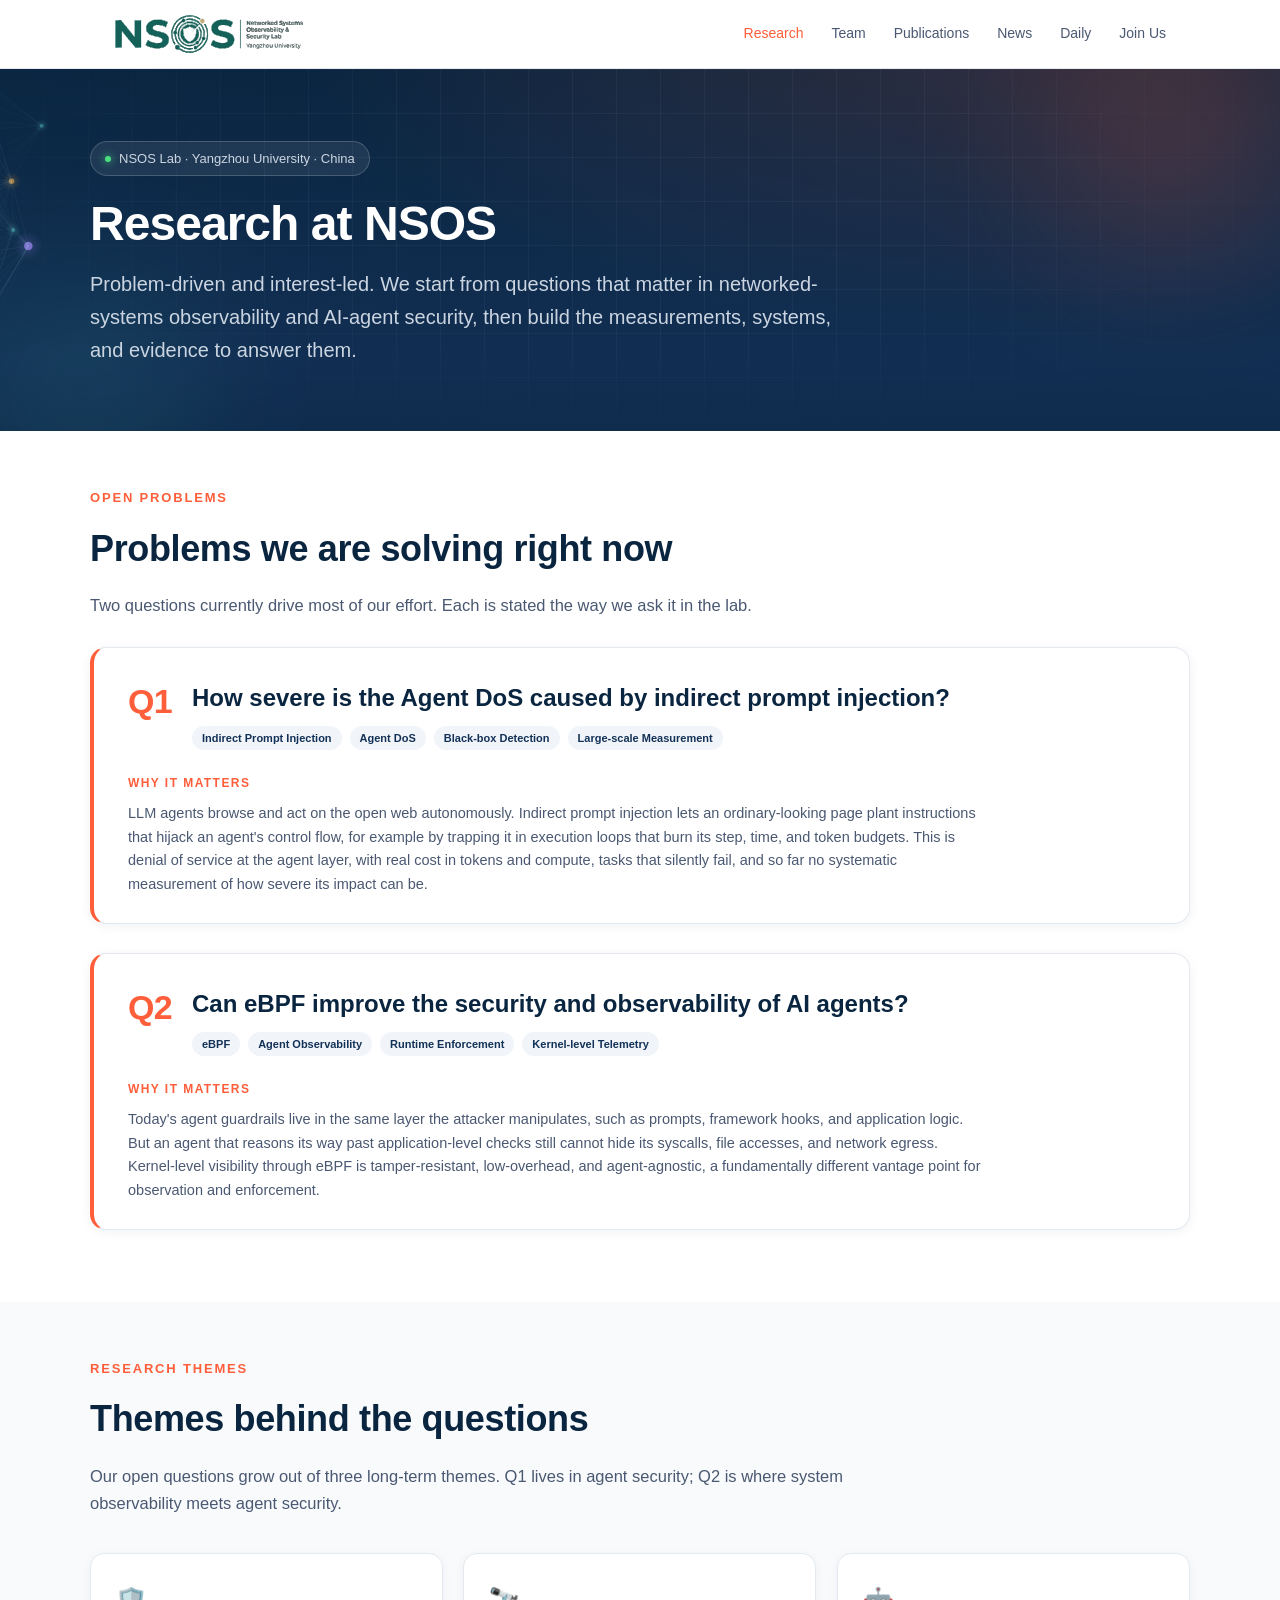
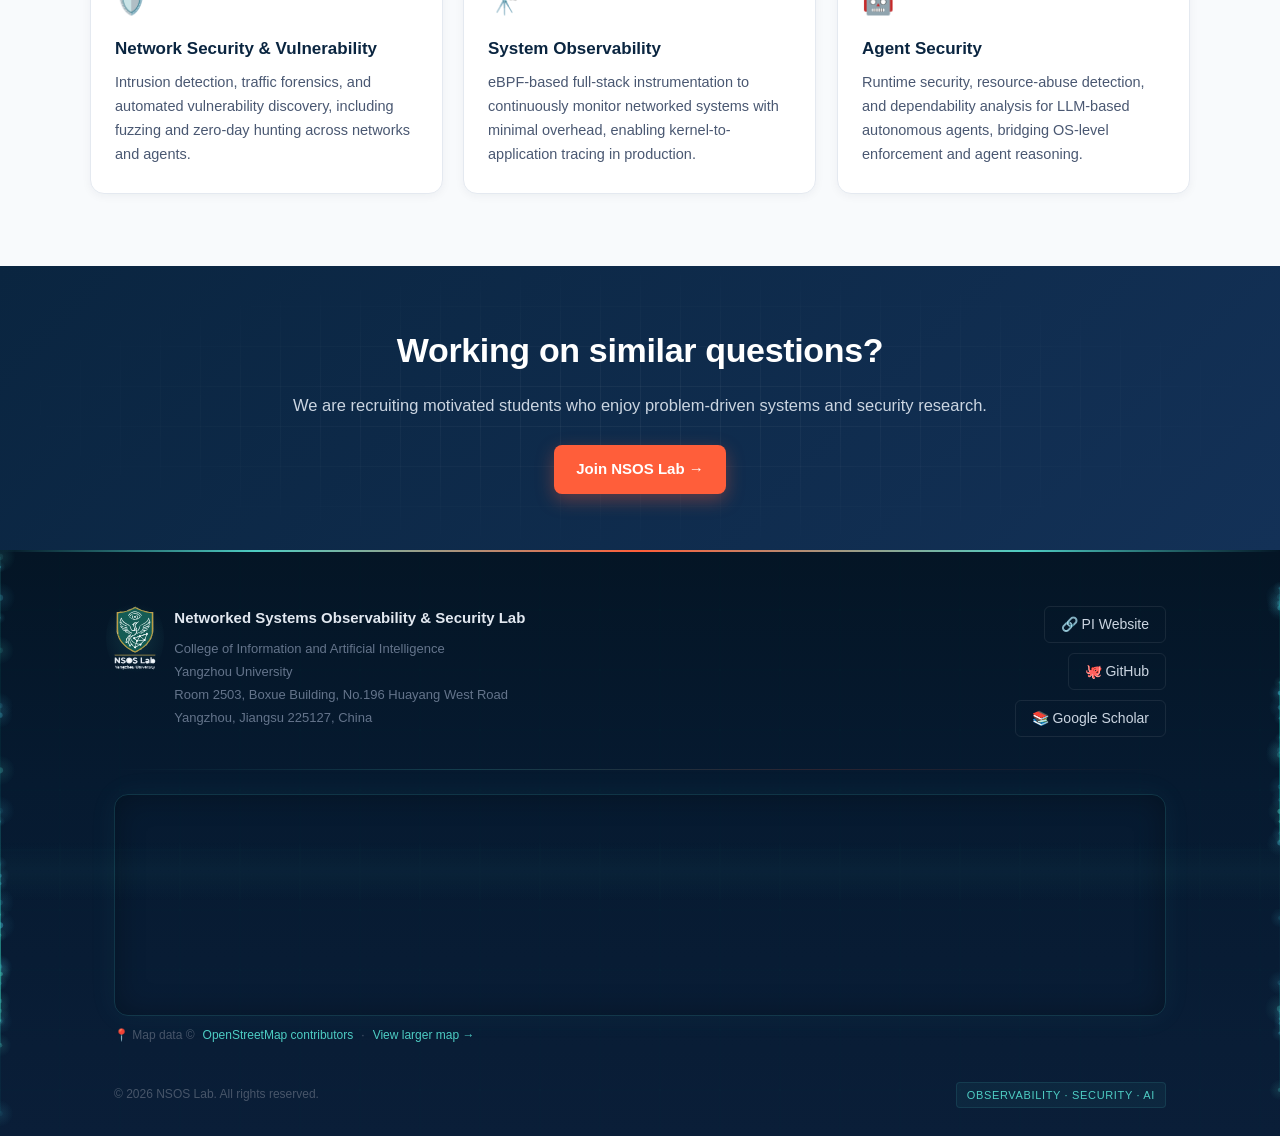
<file: research.html>
<!DOCTYPE html>
<html lang="en">
<head>
<meta charset="UTF-8" />
<meta name="viewport" content="width=device-width, initial-scale=1.0" />
<link rel="icon" type="image/svg+xml" href="assets/favicon.svg" />
<link rel="icon" type="image/png" sizes="32x32" href="assets/favicon-32.png" />
<link rel="apple-touch-icon" href="assets/apple-touch-icon.png" />
<title>Research — NSOS Lab, Yangzhou University</title>
<meta name="description" content="Research at NSOS Lab: problem-driven and interest-led work on networked-systems observability and AI-agent security" />
<link rel="canonical" href="https://nsos-lab.github.io/research.html" />
<meta property="og:site_name" content="NSOS Lab" />
<meta property="og:type" content="website" />
<meta property="og:title" content="Research — NSOS Lab, Yangzhou University" />
<meta property="og:description" content="Research at NSOS Lab: problem-driven and interest-led work on networked-systems observability and AI-agent security" />
<meta property="og:url" content="https://nsos-lab.github.io/research.html" />
<meta property="og:image" content="https://nsos-lab.github.io/assets/og-card.png" />
<meta property="og:image:width" content="1200" />
<meta property="og:image:height" content="630" />
<meta property="og:locale" content="en_US" />
<meta name="twitter:card" content="summary_large_image" />
<meta name="twitter:title" content="Research — NSOS Lab, Yangzhou University" />
<meta name="twitter:description" content="Research at NSOS Lab: problem-driven and interest-led work on networked-systems observability and AI-agent security" />
<meta name="twitter:image" content="https://nsos-lab.github.io/assets/og-card.png" />
<script type="application/ld+json">{"@context": "https://schema.org", "@type": "WebPage", "name": "Research — NSOS Lab, Yangzhou University", "url": "https://nsos-lab.github.io/research.html", "description": "Research at NSOS Lab: problem-driven and interest-led work on networked-systems observability and AI-agent security", "isPartOf": {"@type": "WebSite", "name": "NSOS Lab", "url": "https://nsos-lab.github.io/"}}</script>
<style>
  :root{
    --navy:#0A2540;
    --navy-2:#133157;
    --accent:#FF5E3A;
    --accent-2:#FFB347;
    --bg:#F8FAFC;
    --bg-alt:#FFFFFF;
    --text:#1A2332;
    --text-soft:#4A5872;
    --border:#E4E9F0;
  }
  *{box-sizing:border-box;margin:0;padding:0}
  html{scroll-behavior:smooth}
  body{
    font-family:-apple-system,BlinkMacSystemFont,"Inter","Segoe UI","Helvetica Neue",Arial,sans-serif;
    color:var(--text);
    background:var(--bg);
    line-height:1.65;
    -webkit-font-smoothing:antialiased;
  }
  a{color:var(--navy);text-decoration:none;transition:color .2s}
  a:hover{color:var(--accent)}

  /* ===== Nav ===== */
  .nav{
    position:sticky;top:0;z-index:50;
    background:rgba(255,255,255,.92);
    backdrop-filter:saturate(180%) blur(12px);
    border-bottom:1px solid var(--border);
  }
  .nav-inner{
    max-width:1100px;margin:0 auto;padding:14px 24px;
    display:flex;align-items:center;justify-content:space-between;
  }
  .logo{display:flex;align-items:center;gap:10px;font-weight:700;color:var(--navy);font-size:18px}
  .logo-mark{height:40px;width:auto;display:block}
  .nav-links{display:flex;gap:28px;font-size:14px;font-weight:500}
  .nav-links a{color:var(--text-soft)}
  .nav-links a:hover{color:var(--accent)}
  @media(max-width:720px){.nav-links{display:none}}

  /* ===== Hero ===== */
  .hero{
    background:
      radial-gradient(1200px 500px at 80% -10%,rgba(255,94,58,.15),transparent 60%),
      radial-gradient(1000px 600px at -10% 20%,rgba(19,49,87,.08),transparent 60%),
      linear-gradient(180deg,#0A2540 0%,#133157 100%);
    color:#fff;padding:96px 24px 88px;
    position:relative;overflow:hidden;
  }
  .hero::before{
    content:"";position:absolute;inset:0;
    background-image:
      linear-gradient(rgba(255,255,255,.04) 1px,transparent 1px),
      linear-gradient(90deg,rgba(255,255,255,.04) 1px,transparent 1px);
    background-size:44px 44px;
    mask-image:radial-gradient(ellipse at 50% 30%,black 40%,transparent 80%);
  }
  #hero-net{position:absolute;inset:0;width:100%;height:100%;display:block}
  .hero-inner{max-width:1100px;margin:0 auto;position:relative}
  .hero-badge{
    display:inline-flex;align-items:center;gap:8px;
    padding:6px 14px;border-radius:999px;
    background:rgba(255,255,255,.08);
    border:1px solid rgba(255,255,255,.18);
    font-size:13px;color:#CBD5E1;margin-bottom:22px;
  }
  .hero-badge .dot{width:6px;height:6px;border-radius:50%;background:#4ADE80;box-shadow:0 0 8px #4ADE80}
  .hero h1{
    font-size:clamp(38px,5.5vw,62px);
    line-height:1.08;letter-spacing:-.02em;font-weight:800;
    margin-bottom:18px;
  }
  .hero h1 .accent{
    background:linear-gradient(90deg,var(--accent-2),var(--accent));
    -webkit-background-clip:text;background-clip:text;color:transparent;
  }
  .hero .tagline{
    font-size:clamp(17px,1.6vw,20px);
    color:#CBD5E1;max-width:760px;margin-bottom:0;
  }

  /* ===== Section base ===== */
  section{padding:72px 24px}
  .section-inner{max-width:1100px;margin:0 auto}
  .section-kicker{
    font-size:13px;font-weight:700;letter-spacing:.14em;
    color:var(--accent);text-transform:uppercase;margin-bottom:10px;
  }
  .section-title{
    font-size:clamp(26px,3vw,36px);font-weight:800;color:var(--navy);
    letter-spacing:-.01em;margin-bottom:14px;
  }
  .section-lead{font-size:16.5px;color:var(--text-soft);max-width:780px}

  /* ===== Philosophy cards ===== */
  .phil-grid{display:grid;grid-template-columns:repeat(3,1fr);gap:20px;margin-top:36px}
  @media(max-width:860px){.phil-grid{grid-template-columns:1fr}}
  .phil{
    background:var(--bg-alt);border:1px solid var(--border);border-radius:14px;
    padding:26px 24px;box-shadow:0 2px 10px rgba(10,37,64,.05);
    transition:transform .25s,box-shadow .25s;
  }
  .phil:hover{transform:translateY(-3px);box-shadow:0 8px 22px rgba(10,37,64,.1)}
  .phil .picon{font-size:26px;margin-bottom:12px}
  .phil h3{font-size:17px;color:var(--navy);margin-bottom:8px}
  .phil p{font-size:14.5px;color:var(--text-soft)}

  /* ===== Question cards ===== */
  .qcard{
    background:var(--bg-alt);border:1px solid var(--border);
    border-left:4px solid var(--accent);border-radius:16px;
    padding:34px 34px 26px;margin-top:28px;
    box-shadow:0 2px 12px rgba(10,37,64,.06);
  }
  .qhead{display:flex;gap:20px;align-items:flex-start}
  .qnum{
    flex-shrink:0;font-size:34px;font-weight:800;line-height:1;
    color:var(--accent);letter-spacing:-.02em;padding-top:2px;
  }
  .qcard h3{
    font-size:clamp(19px,2.2vw,24px);color:var(--navy);
    line-height:1.32;font-weight:700;
  }
  .qmeta{display:flex;gap:8px;margin-top:12px;flex-wrap:wrap}
  .qtag{font-size:11px;font-weight:600;padding:3px 10px;border-radius:999px;background:#F1F5F9;color:var(--navy-2)}
  .qbody{margin-top:24px;max-width:860px}
  .qbody h4{
    font-size:12px;letter-spacing:.12em;text-transform:uppercase;
    color:var(--accent);margin-bottom:8px;font-weight:700;
  }
  .qbody p{font-size:14.5px;color:var(--text-soft)}

  /* ===== Join Us ===== */
  .join{
    background:linear-gradient(135deg,var(--navy),var(--navy-2));
    color:#fff;padding:64px 24px;text-align:center;
  }
  .join-inner{max-width:720px;margin:0 auto}
  .join h2{font-size:clamp(26px,3vw,34px);font-weight:800;margin-bottom:14px;letter-spacing:-.01em}
  .join p{color:#CBD5E1;margin-bottom:26px;font-size:16.5px}
  .btn{
    display:inline-flex;align-items:center;gap:8px;
    padding:12px 22px;border-radius:8px;font-weight:600;font-size:15px;
    transition:transform .15s,box-shadow .15s;
  }
  .btn-primary{background:var(--accent);color:#fff;box-shadow:0 6px 18px rgba(255,94,58,.35)}
  .btn-primary:hover{transform:translateY(-1px);color:#fff;box-shadow:0 10px 24px rgba(255,94,58,.45)}

  /* ===== Footer ===== */
  footer{
    background:linear-gradient(180deg,#041525 0%,#061A30 40%,#0A1E38 100%);
    color:#94A3B8;padding:0;font-size:14px;
    position:relative;overflow:hidden;
  }
  footer::before{
    content:"";position:absolute;top:0;left:0;right:0;height:2px;
    background:linear-gradient(90deg,transparent 0%,#4ECDC4 20%,#FF5E3A 50%,#4ECDC4 80%,transparent 100%);
    animation:footerGlow 4s ease-in-out infinite;
  }
  @keyframes footerGlow{
    0%,100%{opacity:.6}
    50%{opacity:1}
  }
  #footer-net{position:absolute;inset:0;width:100%;height:100%;display:block;z-index:0}
  .footer-content{position:relative;z-index:2}
  .footer-main{
    max-width:1100px;margin:0 auto;padding:56px 24px 32px;
    display:grid;grid-template-columns:auto 1fr auto;gap:40px;align-items:start;
  }
  .footer-brand{display:flex;align-items:flex-start;gap:18px}
  .footer-logo-wrap{
    position:relative;flex-shrink:0;
  }
  .footer-logo-wrap::after{
    content:"";position:absolute;inset:-8px;border-radius:50%;
    background:radial-gradient(circle,rgba(78,205,196,.15),transparent 70%);
    animation:logoPulse 3s ease-in-out infinite;
  }
  @keyframes logoPulse{
    0%,100%{opacity:.5;transform:scale(1)}
    50%{opacity:1;transform:scale(1.08)}
  }
  .footer-logo-wrap img{height:64px;width:auto;display:block;position:relative;z-index:1}
  .footer-brand-text strong{color:#E2E8F0;font-size:15px;display:block;margin-bottom:6px}
  .footer-brand-text span{font-size:13px;color:#64748B;line-height:1.7}
  .footer-links{display:flex;flex-direction:column;gap:10px;align-items:flex-end;justify-content:center}
  .footer-links a{
    color:#CBD5E1;font-size:14px;font-weight:500;
    padding:6px 16px;border-radius:6px;
    border:1px solid rgba(255,255,255,.08);
    transition:all .25s ease;display:inline-flex;align-items:center;gap:6px;
  }
  .footer-links a:hover{
    color:#4ECDC4;border-color:rgba(78,205,196,.4);
    background:rgba(78,205,196,.06);
    box-shadow:0 0 16px rgba(78,205,196,.12);
  }
  .footer-divider{
    max-width:1100px;margin:0 auto;padding:0 24px;
  }
  .footer-divider hr{
    border:none;height:1px;
    background:linear-gradient(90deg,transparent,rgba(78,205,196,.2),rgba(255,94,58,.15),transparent);
  }
  .footer-map{
    max-width:1100px;margin:0 auto;padding:24px 24px 20px;
  }
  .footer-map-frame{
    position:relative;border-radius:14px;overflow:hidden;
    border:1px solid rgba(78,205,196,.15);
    box-shadow:0 0 30px rgba(78,205,196,.06),inset 0 0 30px rgba(0,0,0,.3);
  }
  .footer-map-frame iframe{display:block;width:100%;height:220px;border:none}
  .footer-map-meta{
    margin-top:10px;font-size:12px;color:#475569;
    display:flex;align-items:center;gap:8px;
  }
  .footer-map-meta a{color:#4ECDC4;text-decoration:none;transition:color .2s}
  .footer-map-meta a:hover{color:#FF5E3A}
  .footer-bottom{
    max-width:1100px;margin:0 auto;padding:16px 24px 28px;
    display:flex;justify-content:space-between;align-items:center;
    font-size:12px;color:#475569;
  }
  .footer-bottom .tech-tag{
    font-size:11px;padding:3px 10px;border-radius:4px;
    background:rgba(78,205,196,.06);border:1px solid rgba(78,205,196,.12);
    color:#4ECDC4;letter-spacing:.06em;
  }
  @media(max-width:768px){
    .footer-main{grid-template-columns:1fr;text-align:center;gap:24px}
    .footer-brand{flex-direction:column;align-items:center}
    .footer-links{align-items:center}
    .footer-bottom{flex-direction:column;gap:8px;text-align:center}
  }
</style>
<link rel="stylesheet" href="assets/viz-enhance.css?v=1" />

</head>
<body>

<!-- ========== NAV ========== -->
<nav class="nav">
  <div class="nav-inner">
    <a href="index.html" class="logo">
      <img class="logo-mark" src="assets/nsos-lab-logo-horizontal.svg" alt="NSOS Lab" />
    </a>
    <div class="nav-links">
      <a href="research.html" style="color:var(--accent)">Research</a>
      <a href="team.html">Team</a>
      <a href="publications.html">Publications</a>
      <a href="index.html#news">News</a>
      <a href="daily.html">Daily</a>
      <a href="index.html#join">Join Us</a>
    </div>
  </div>
</nav>

<!-- ========== HERO ========== -->
<header class="hero" style="padding:72px 24px 64px">
  <canvas id="hero-net"></canvas>
  <div class="hero-inner">
    <div class="hero-badge"><span class="dot"></span><span>NSOS Lab · Yangzhou University · China</span></div>
    <h1 style="font-size:clamp(32px,4.4vw,48px)">Research at NSOS</h1>
    <p class="tagline">Problem-driven and interest-led. We start from questions that matter in networked-systems observability and AI-agent security, then build the measurements, systems, and evidence to answer them.</p>
  </div>
</header>

<!-- ========== OPEN PROBLEMS ========== -->
<section id="problems" style="background:var(--bg-alt);padding-top:56px">
  <div class="section-inner">
    <div class="section-kicker">Open Problems</div>
    <h2 class="section-title">Problems we are solving right now</h2>
    <p class="section-lead">Two questions currently drive most of our effort. Each is stated the way we ask it in the lab.</p>

    <!-- Q1 -->
    <div class="qcard">
      <div class="qhead">
        <div class="qnum">Q1</div>
        <div>
          <h3>How severe is the Agent DoS caused by indirect prompt injection?</h3>
          <div class="qmeta">
            <span class="qtag">Indirect Prompt Injection</span>
            <span class="qtag">Agent DoS</span>
            <span class="qtag">Black-box Detection</span>
            <span class="qtag">Large-scale Measurement</span>
          </div>
        </div>
      </div>
      <div class="qbody">
        <div>
          <h4>Why it matters</h4>
          <p>LLM agents browse and act on the open web autonomously. Indirect prompt injection lets an ordinary-looking page plant instructions that hijack an agent's control flow, for example by trapping it in execution loops that burn its step, time, and token budgets. This is denial of service at the agent layer, with real cost in tokens and compute, tasks that silently fail, and so far no systematic measurement of how severe its impact can be.</p>
        </div>
      </div>
    </div>

    <!-- Q2 -->
    <div class="qcard">
      <div class="qhead">
        <div class="qnum">Q2</div>
        <div>
          <h3>Can eBPF improve the security and observability of AI agents?</h3>
          <div class="qmeta">
            <span class="qtag">eBPF</span>
            <span class="qtag">Agent Observability</span>
            <span class="qtag">Runtime Enforcement</span>
            <span class="qtag">Kernel-level Telemetry</span>
          </div>
        </div>
      </div>
      <div class="qbody">
        <div>
          <h4>Why it matters</h4>
          <p>Today's agent guardrails live in the same layer the attacker manipulates, such as prompts, framework hooks, and application logic. But an agent that reasons its way past application-level checks still cannot hide its syscalls, file accesses, and network egress. Kernel-level visibility through eBPF is tamper-resistant, low-overhead, and agent-agnostic, a fundamentally different vantage point for observation and enforcement.</p>
        </div>
      </div>
    </div>
  </div>
</section>

<!-- ========== THEMES ========== -->
<section id="themes" style="padding-top:56px">
  <div class="section-inner">
    <div class="section-kicker">Research Themes</div>
    <h2 class="section-title">Themes behind the questions</h2>
    <p class="section-lead">Our open questions grow out of three long-term themes. Q1 lives in agent security; Q2 is where system observability meets agent security.</p>
    <div class="phil-grid">
      <div class="phil">
        <div class="picon">🛡️</div>
        <h3>Network Security &amp; Vulnerability</h3>
        <p>Intrusion detection, traffic forensics, and automated vulnerability discovery, including fuzzing and zero-day hunting across networks and agents.</p>
      </div>
      <div class="phil">
        <div class="picon">🔭</div>
        <h3>System Observability</h3>
        <p>eBPF-based full-stack instrumentation to continuously monitor networked systems with minimal overhead, enabling kernel-to-application tracing in production.</p>
      </div>
      <div class="phil">
        <div class="picon">🤖</div>
        <h3>Agent Security</h3>
        <p>Runtime security, resource-abuse detection, and dependability analysis for LLM-based autonomous agents, bridging OS-level enforcement and agent reasoning.</p>
      </div>
    </div>
  </div>
</section>

<!-- ========== JOIN ========== -->
<section class="join" style="padding:56px 24px">
  <div class="join-inner">
    <h2>Working on similar questions?</h2>
    <p>We are recruiting motivated students who enjoy problem-driven systems and security research.</p>
    <a class="btn btn-primary" href="index.html#join">Join NSOS Lab →</a>
  </div>
</section>

<!-- ========== FOOTER ========== -->
<footer>
  <canvas id="footer-net"></canvas>
  <div class="footer-content">
    <div class="footer-main">
      <div class="footer-brand">
        <div class="footer-logo-wrap">
          <img src="assets/nsos-lab-logo-shield-footer.svg" alt="NSOS Lab" />
        </div>
        <div class="footer-brand-text">
          <strong>Networked Systems Observability &amp; Security Lab</strong>
          <span>College of Information and Artificial Intelligence<br/>Yangzhou University<br/>Room 2503, Boxue Building, No.196 Huayang West Road<br/>Yangzhou, Jiangsu 225127, China</span>
        </div>
      </div>
      <div></div>
      <div class="footer-links">
        <a href="http://liuxuan.website" target="_blank">🔗 PI Website</a>
        <a href="https://github.com/nsos-lab" target="_blank">🐙 GitHub</a>
        <a href="https://scholar.google.com/citations?user=N95MHnkAAAAJ&hl=en" target="_blank" rel="noopener">📚 Google Scholar</a>
      </div>
    </div>
    <div class="footer-divider"><hr/></div>
    <div class="footer-map">
      <div class="footer-map-frame">
        <iframe title="NSOS Lab location" src="https://www.openstreetmap.org/export/embed.html?bbox=119.3830%2C32.3389%2C119.3990%2C32.3469&layer=mapnik&marker=32.3429%2C119.3910" loading="lazy"></iframe>
      </div>
      <div class="footer-map-meta">
        <span>📍 Map data &copy;</span>
        <a href="https://www.openstreetmap.org/copyright" target="_blank" rel="noopener">OpenStreetMap contributors</a>
        <span>&middot;</span>
        <a href="https://www.openstreetmap.org/?mlat=32.3429&mlon=119.3910#map=16/32.3429/119.3910" target="_blank" rel="noopener">View larger map &rarr;</a>
      </div>
    </div>
    <div class="footer-bottom">
      <span>&copy; 2026 NSOS Lab. All rights reserved.</span>
      <span class="tech-tag">OBSERVABILITY · SECURITY · AI</span>
    </div>
  </div>
</footer>

<button id="back-to-top" aria-label="Back to top" style="position:fixed;right:28px;bottom:28px;z-index:99;width:44px;height:44px;border-radius:50%;border:1px solid #E4E9F0;background:#FFFFFF;color:#FF5E3A;font-size:18px;display:flex;align-items:center;justify-content:center;padding:0;cursor:pointer;opacity:0;pointer-events:none;transition:opacity .3s;box-shadow:0 4px 16px rgba(10,37,64,.18)">&uarr;</button>
<script>
(function(){
  var b=document.getElementById('back-to-top');
  window.addEventListener('scroll',function(){
    var on=window.scrollY>400;
    b.style.opacity=on?'1':'0';
    b.style.pointerEvents=on?'auto':'none';
  },{passive:true});
  b.addEventListener('click',function(){window.scrollTo({top:0,behavior:'smooth'});});
})();
</script>
<script data-goatcounter="https://nsos-lab.goatcounter.com/count" async src="//gc.zgo.at/count.js"></script>
<script src="assets/viz-enhance.js?v=1"></script>
<script>
(function(){
  var canvas=document.getElementById('hero-net');
  if(!canvas)return;
  var ctx=canvas.getContext('2d');
  var hero=canvas.parentElement;
  var dpr=Math.min(window.devicePixelRatio||1,2);
  var W,H,pts=[],mx=-9e3,my=-9e3;
  var COLS=['#4ECDC4','#45B7D1','#96E6A1','#FF5E3A','#FFB347','#A78BFA'];
  var LK=150,MR=160,N=85;
  function resize(){var r=hero.getBoundingClientRect();W=r.width;H=r.height;canvas.width=W*dpr;canvas.height=H*dpr;canvas.style.width=W+'px';canvas.style.height=H+'px';ctx.setTransform(dpr,0,0,dpr,0,0)}
  function init(){pts=[];for(var i=0;i<N;i++){var d=Math.random(),sz=1.5+d*3.2,al=.22+d*.6,sp=.12+d*.35;pts.push({x:Math.random()*W,y:Math.random()*H,z:d,vx:(Math.random()-.5)*sp,vy:(Math.random()-.5)*sp,s:sz,a:al,c:COLS[~~(Math.random()*COLS.length)],p:Math.random()*6.28,ps:.008+Math.random()*.018})}}
  function tick(){ctx.clearRect(0,0,W,H);for(var i=0;i<pts.length;i++){var p=pts[i];p.x+=p.vx;p.y+=p.vy;p.p+=p.ps;if(p.x<-20)p.x=W+20;if(p.x>W+20)p.x=-20;if(p.y<-20)p.y=H+20;if(p.y>H+20)p.y=-20;var dx=p.x-mx,dy=p.y-my,d=Math.sqrt(dx*dx+dy*dy);if(d<MR&&d>0){var f=(MR-d)/MR*.7;p.x+=dx/d*f;p.y+=dy/d*f}var sc=1+Math.sin(p.p)*.15,ds=p.s*sc;var g=ctx.createRadialGradient(p.x,p.y,0,p.x,p.y,ds*3.5);g.addColorStop(0,p.c+'30');g.addColorStop(1,p.c+'00');ctx.fillStyle=g;ctx.beginPath();ctx.arc(p.x,p.y,ds*3.5,0,6.28);ctx.fill();ctx.globalAlpha=p.a;ctx.fillStyle=p.c;ctx.beginPath();ctx.arc(p.x,p.y,ds,0,6.28);ctx.fill();ctx.globalAlpha=1}ctx.lineWidth=.6;for(var i=0;i<pts.length;i++)for(var j=i+1;j<pts.length;j++){var a=pts[i],b=pts[j],dx=a.x-b.x,dy=a.y-b.y,d=Math.sqrt(dx*dx+dy*dy);if(d<LK){var al=(1-d/LK)*.3*Math.min(a.a,b.a);ctx.strokeStyle='rgba(180,220,240,'+al+')';ctx.beginPath();ctx.moveTo(a.x,a.y);ctx.lineTo(b.x,b.y);ctx.stroke()}}var fg=ctx.createLinearGradient(0,H-70,0,H);fg.addColorStop(0,'rgba(10,37,64,0)');fg.addColorStop(1,'rgba(10,37,64,.45)');ctx.fillStyle=fg;ctx.fillRect(0,H-70,W,70);requestAnimationFrame(tick)}hero.addEventListener('mousemove',function(e){var r=hero.getBoundingClientRect();mx=e.clientX-r.left;my=e.clientY-r.top});hero.addEventListener('mouseleave',function(){mx=-9e3;my=-9e3});window.addEventListener('resize',resize);resize();init();tick();
})();
</script>
<script>
(function(){
  var c=document.getElementById('footer-net');
  if(!c)return;
  var ctx=c.getContext('2d'),footer=c.parentElement;
  var dpr=Math.min(window.devicePixelRatio||1,2);
  var W,H,pts=[],t=0;
  function resize(){var r=footer.getBoundingClientRect();W=r.width;H=r.height;c.width=W*dpr;c.height=H*dpr;c.style.width=W+'px';c.style.height=H+'px';ctx.setTransform(dpr,0,0,dpr,0,0)}
  function init(){
    pts=[];
    for(var i=0;i<55;i++){
      pts.push({
        x:Math.random()*W,y:Math.random()*H,
        vx:(Math.random()-.5)*.15,vy:(Math.random()-.5)*.15,
        s:1+Math.random()*2.2,
        a:.12+Math.random()*.4,
        c:Math.random()>.7?'#4ECDC4':'#45B7D1',
        phase:Math.random()*6.28
      });
    }
  }
  function draw(){
    t+=.008;
    ctx.clearRect(0,0,W,H);
    ctx.strokeStyle='rgba(78,205,196,.03)';ctx.lineWidth=.5;
    var gs=60;
    for(var x=0;x<W;x+=gs){ctx.beginPath();ctx.moveTo(x,0);ctx.lineTo(x,H);ctx.stroke()}
    for(var y=0;y<H;y+=gs){ctx.beginPath();ctx.moveTo(0,y);ctx.lineTo(W,y);ctx.stroke()}
    for(var i=0;i<pts.length;i++){
      var p=pts[i];
      p.x+=p.vx;p.y+=p.vy;p.phase+=.012;
      if(p.x<0)p.x=W;if(p.x>W)p.x=0;
      if(p.y<0)p.y=H;if(p.y>H)p.y=0;
      var glow=p.a*(0.7+0.3*Math.sin(p.phase));
      var g=ctx.createRadialGradient(p.x,p.y,0,p.x,p.y,p.s*5);
      g.addColorStop(0,p.c+'25');g.addColorStop(1,p.c+'00');
      ctx.fillStyle=g;ctx.beginPath();ctx.arc(p.x,p.y,p.s*5,0,6.28);ctx.fill();
      ctx.globalAlpha=glow;ctx.fillStyle=p.c;
      ctx.beginPath();ctx.arc(p.x,p.y,p.s,0,6.28);ctx.fill();
      ctx.globalAlpha=1;
    }
    for(var i=0;i<pts.length;i++)for(var j=i+1;j<pts.length;j++){
      var a=pts[i],b=pts[j],dx=a.x-b.x,dy=a.y-b.y,d=Math.sqrt(dx*dx+dy*dy);
      if(d<120){
        var al=(1-d/120)*.18;
        ctx.strokeStyle='rgba(78,205,196,'+al+')';ctx.lineWidth=.5;
        ctx.beginPath();ctx.moveTo(a.x,a.y);ctx.lineTo(b.x,b.y);ctx.stroke();
      }
    }
    var sy=(Math.sin(t*.5)*.5+.5)*H;
    var sg=ctx.createLinearGradient(0,sy-30,0,sy+30);
    sg.addColorStop(0,'rgba(78,205,196,0)');sg.addColorStop(.5,'rgba(78,205,196,.04)');sg.addColorStop(1,'rgba(78,205,196,0)');
    ctx.fillStyle=sg;ctx.fillRect(0,sy-30,W,60);
    requestAnimationFrame(draw);
  }
  window.addEventListener('resize',resize);
  resize();init();draw();
})();
</script>
</body>
</html>
</file>
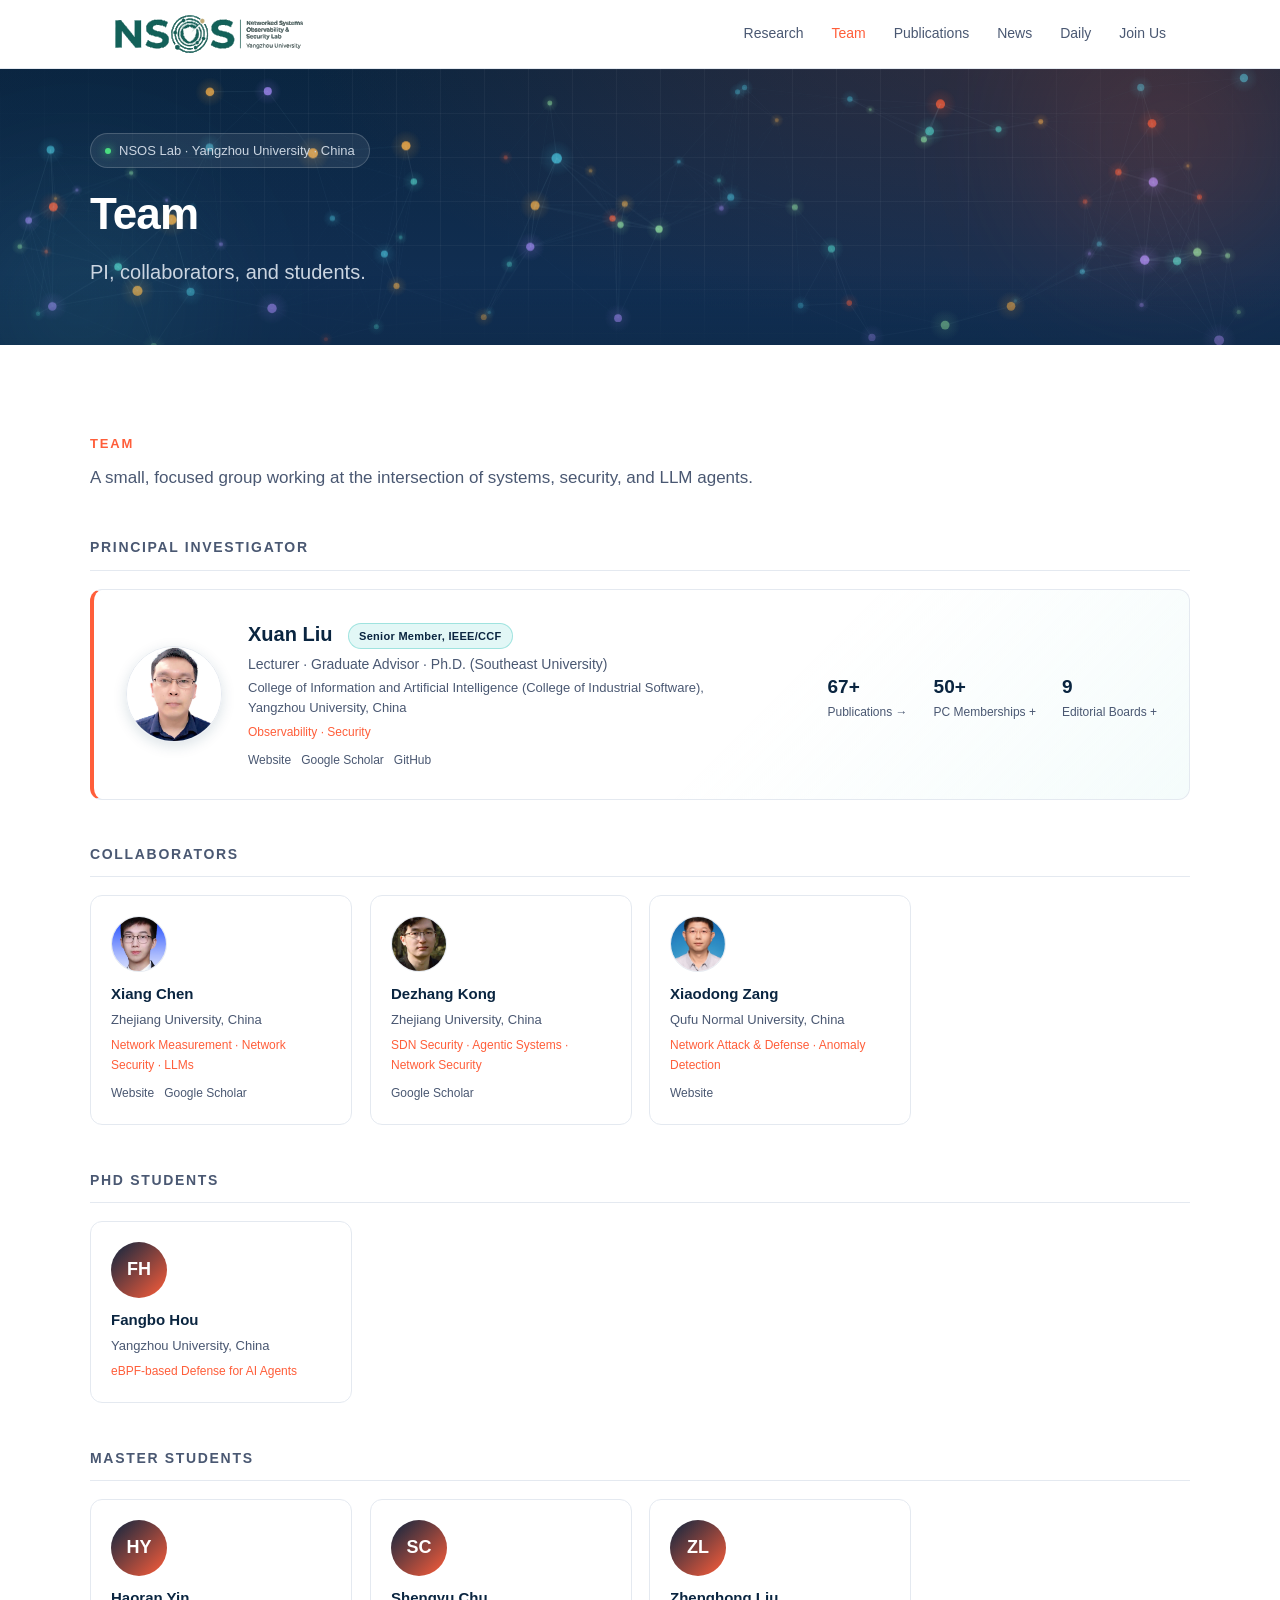
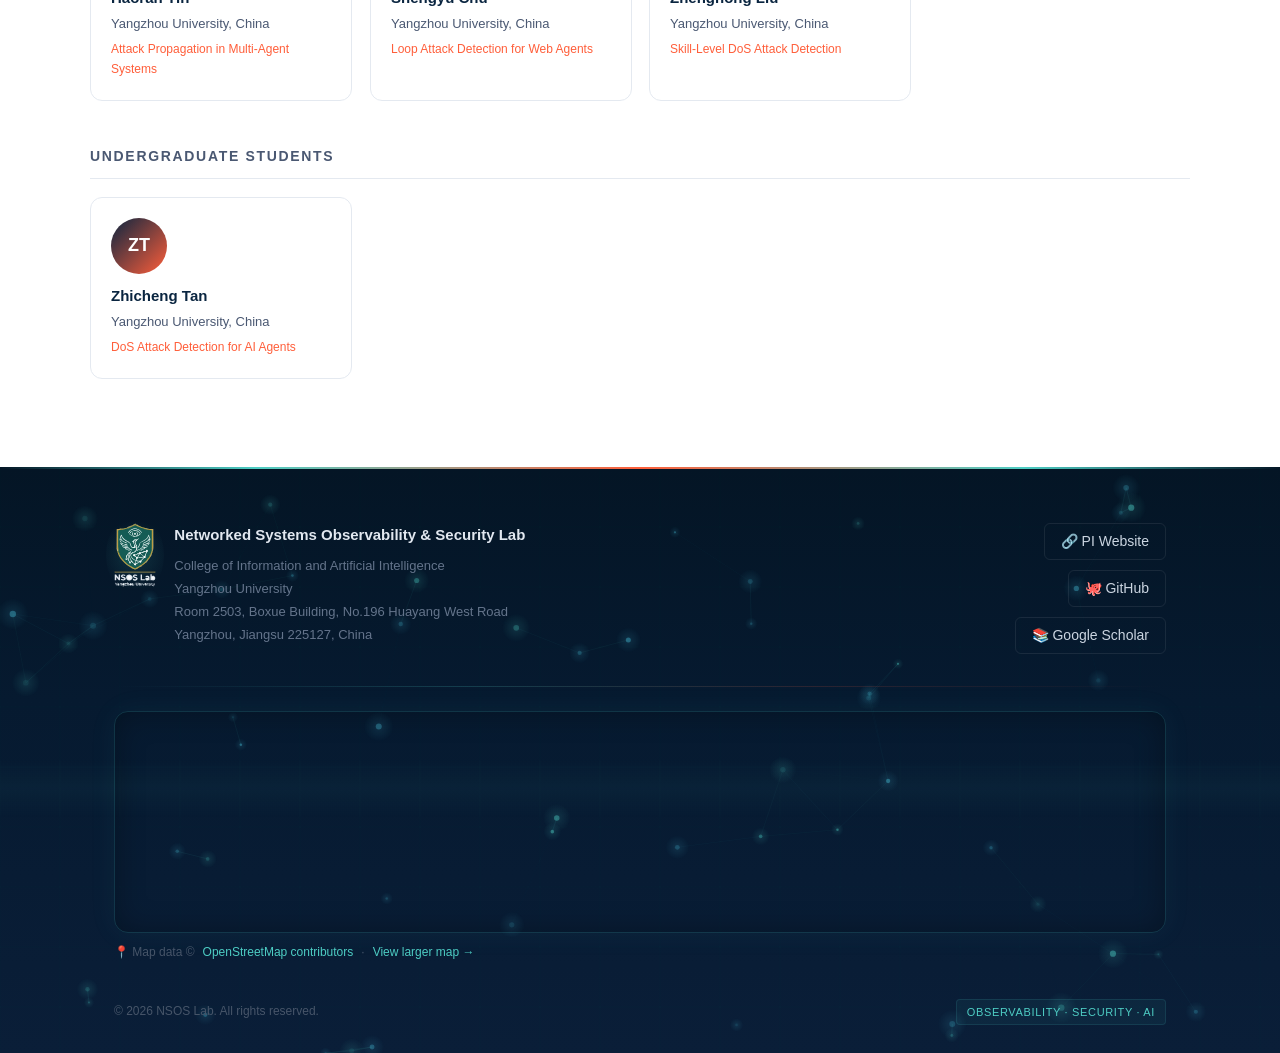
<file: team.html>
<!DOCTYPE html>
<html lang="en">
<head>
<meta charset="UTF-8" />
<meta name="viewport" content="width=device-width, initial-scale=1.0" />
<link rel="icon" type="image/svg+xml" href="assets/favicon.svg" />
<link rel="icon" type="image/png" sizes="32x32" href="assets/favicon-32.png" />
<link rel="apple-touch-icon" href="assets/apple-touch-icon.png" />
<title>Team — NSOS Lab, Yangzhou University</title>
<meta name="description" content="Team members of NSOS Lab, Yangzhou University — students and researchers working on networked systems observability and AI agent security." />
<link rel="canonical" href="https://nsos-lab.github.io/team.html" />
<meta property="og:site_name" content="NSOS Lab" />
<meta property="og:type" content="website" />
<meta property="og:title" content="Team — NSOS Lab, Yangzhou University" />
<meta property="og:description" content="Team members of NSOS Lab, Yangzhou University — students and researchers working on networked systems observability and AI agent security." />
<meta property="og:url" content="https://nsos-lab.github.io/team.html" />
<meta property="og:image" content="https://nsos-lab.github.io/assets/og-card.png" />
<meta property="og:image:width" content="1200" />
<meta property="og:image:height" content="630" />
<meta property="og:locale" content="en_US" />
<meta name="twitter:card" content="summary_large_image" />
<meta name="twitter:title" content="Team — NSOS Lab, Yangzhou University" />
<meta name="twitter:description" content="Team members of NSOS Lab, Yangzhou University — students and researchers working on networked systems observability and AI agent security." />
<meta name="twitter:image" content="https://nsos-lab.github.io/assets/og-card.png" />
<script type="application/ld+json">{"@context": "https://schema.org", "@type": "WebPage", "name": "Team — NSOS Lab, Yangzhou University", "url": "https://nsos-lab.github.io/team.html", "description": "Team members of NSOS Lab, Yangzhou University — students and researchers working on networked systems observability and AI agent security.", "isPartOf": {"@type": "WebSite", "name": "NSOS Lab", "url": "https://nsos-lab.github.io/"}}</script>
<style>
  :root{
    --navy:#0A2540;
    --navy-2:#133157;
    --accent:#FF5E3A;
    --accent-2:#FFB347;
    --bg:#F8FAFC;
    --bg-alt:#FFFFFF;
    --text:#1A2332;
    --text-soft:#4A5872;
    --border:#E4E9F0;
  }
  *{box-sizing:border-box;margin:0;padding:0}
  html{scroll-behavior:smooth}
  body{
    font-family:-apple-system,BlinkMacSystemFont,"Inter","Segoe UI","Helvetica Neue",Arial,sans-serif;
    color:var(--text);
    background:var(--bg);
    line-height:1.65;
    -webkit-font-smoothing:antialiased;
  }
  a{color:var(--navy);text-decoration:none;transition:color .2s}
  a:hover{color:var(--accent)}
  code,pre{font-family:"JetBrains Mono",ui-monospace,Menlo,monospace}

  /* ===== Nav ===== */
  .nav{
    position:sticky;top:0;z-index:50;
    background:rgba(255,255,255,.92);
    backdrop-filter:saturate(180%) blur(12px);
    border-bottom:1px solid var(--border);
  }
  .nav-inner{
    max-width:1100px;margin:0 auto;padding:14px 24px;
    display:flex;align-items:center;justify-content:space-between;
  }
  .logo{display:flex;align-items:center;gap:10px;font-weight:700;color:var(--navy);font-size:18px}
  .logo-mark{
    height:40px;width:auto;display:block;
  }
  .nav-links{display:flex;gap:28px;font-size:14px;font-weight:500}
  .nav-links a{color:var(--text-soft)}
  .nav-links a:hover{color:var(--accent)}
  @media(max-width:720px){.nav-links{display:none}}

  /* ===== Hero ===== */
  .hero{
    background:
      radial-gradient(1200px 500px at 80% -10%,rgba(255,94,58,.15),transparent 60%),
      radial-gradient(1000px 600px at -10% 20%,rgba(19,49,87,.08),transparent 60%),
      linear-gradient(180deg,#0A2540 0%,#133157 100%);
    color:#fff;padding:96px 24px 88px;
    position:relative;overflow:hidden;
  }
  .hero::before{
    content:"";position:absolute;inset:0;
    background-image:
      linear-gradient(rgba(255,255,255,.04) 1px,transparent 1px),
      linear-gradient(90deg,rgba(255,255,255,.04) 1px,transparent 1px);
    background-size:44px 44px;
    mask-image:radial-gradient(ellipse at 50% 30%,black 40%,transparent 80%);
  }
  #hero-net{position:absolute;inset:0;width:100%;height:100%;display:block}
  .hero-inner{max-width:1100px;margin:0 auto;position:relative}
  .hero-badge{
    display:inline-flex;align-items:center;gap:8px;
    padding:6px 14px;border-radius:999px;
    background:rgba(255,255,255,.08);
    border:1px solid rgba(255,255,255,.18);
    font-size:13px;color:#CBD5E1;margin-bottom:22px;
  }
  .hero-badge .dot{width:6px;height:6px;border-radius:50%;background:#4ADE80;box-shadow:0 0 8px #4ADE80}
  .hero h1{
    font-size:clamp(38px,5.5vw,62px);
    line-height:1.08;letter-spacing:-.02em;font-weight:800;
    margin-bottom:18px;
  }
  .hero h1 .accent{
    background:linear-gradient(90deg,var(--accent-2),var(--accent));
    -webkit-background-clip:text;background-clip:text;color:transparent;
  }
  .hero .tagline{
    font-size:clamp(17px,1.6vw,20px);
    color:#CBD5E1;max-width:720px;margin-bottom:32px;
  }
  .hero-meta{display:flex;flex-wrap:wrap;gap:10px;margin-bottom:36px}
  .chip{
    font-size:13px;padding:6px 12px;border-radius:6px;
    background:rgba(255,255,255,.06);border:1px solid rgba(255,255,255,.12);
    color:#E2E8F0;
  }
  .hero-cta{display:flex;gap:14px;flex-wrap:wrap}
  .btn{
    display:inline-flex;align-items:center;gap:8px;
    padding:12px 22px;border-radius:8px;font-weight:600;font-size:15px;
    transition:transform .15s,box-shadow .15s;
  }
  .btn-primary{background:var(--accent);color:#fff;box-shadow:0 6px 18px rgba(255,94,58,.35)}
  .btn-primary:hover{transform:translateY(-1px);color:#fff;box-shadow:0 10px 24px rgba(255,94,58,.45)}
  .btn-ghost{background:transparent;color:#fff;border:1px solid rgba(255,255,255,.25)}
  .btn-ghost:hover{background:rgba(255,255,255,.08);color:#fff}

  /* ===== Section base ===== */
  section{padding:88px 24px}
  .section-inner{max-width:1100px;margin:0 auto}
  .section-kicker{
    font-size:13px;font-weight:700;letter-spacing:.14em;
    color:var(--accent);text-transform:uppercase;margin-bottom:10px;
  }
  .section-title{
    font-size:clamp(28px,3.2vw,40px);
    font-weight:800;color:var(--navy);line-height:1.15;letter-spacing:-.01em;
    margin-bottom:14px;
  }
  .section-lead{color:var(--text-soft);max-width:720px;margin-bottom:44px;font-size:17px}

  /* ===== Research ===== */
  .research-grid{
    display:grid;grid-template-columns:repeat(auto-fit,minmax(260px,1fr));gap:22px;
  }
  .rcard{
    background:#fff;border:1px solid var(--border);border-radius:14px;padding:28px;
    transition:transform .2s,box-shadow .2s,border-color .2s;
    position:relative;overflow:hidden;
  }
  .rcard:hover{transform:translateY(-4px);box-shadow:0 14px 32px rgba(10,37,64,.08);border-color:transparent}
  .rcard::before{
    content:"";position:absolute;top:0;left:0;right:0;height:3px;
    background:linear-gradient(90deg,var(--navy),var(--accent));
    opacity:0;transition:opacity .25s;
  }
  .rcard:hover::before{opacity:1}
  .ricon{
    width:46px;height:46px;border-radius:11px;
    background:linear-gradient(135deg,#EEF2FF,#FFE7DD);
    display:flex;align-items:center;justify-content:center;font-size:22px;margin-bottom:18px;
  }
  .rcard h3{font-size:18px;font-weight:700;color:var(--navy);margin-bottom:10px}
  .rcard p{color:var(--text-soft);font-size:15px}
  .rtags{display:flex;flex-wrap:wrap;gap:6px;margin-top:16px}
  .rtag{font-size:12px;color:var(--navy-2);background:#F1F5F9;padding:3px 9px;border-radius:4px}

  /* ===== Team ===== */
  #team{background:var(--bg-alt)}
  .team-group{margin-bottom:44px}
  .team-group:last-child{margin-bottom:0}
  .team-group-title{
    font-size:14px;font-weight:700;letter-spacing:.12em;text-transform:uppercase;
    color:var(--text-soft);margin-bottom:18px;padding-bottom:10px;border-bottom:1px solid var(--border);
  }
  .team-grid{display:grid;grid-template-columns:repeat(auto-fill,minmax(220px,1fr));gap:18px}
  .member{
    background:#fff;border:1px solid var(--border);border-radius:12px;padding:20px;
    display:flex;flex-direction:column;align-items:flex-start;gap:10px;
    transition:border-color .2s,transform .2s;
  }
  .member:hover{border-color:var(--accent);transform:translateY(-2px)}
  .avatar{
    width:56px;height:56px;border-radius:50%;
    background:linear-gradient(135deg,var(--navy),var(--accent));
    color:#fff;display:flex;align-items:center;justify-content:center;
    font-weight:700;font-size:18px;flex-shrink:0;object-fit:cover;
  }
  img.avatar{padding:0;border:1px solid var(--border)}
  .member-info{flex:1;min-width:0}
  .member-name{font-weight:700;color:var(--navy);font-size:15px}
  .member-role{font-size:13px;color:var(--text-soft);margin-top:2px}
  .member-interest{font-size:12px;color:var(--accent);margin-top:6px}
  .member-links{display:flex;gap:10px;margin-top:8px}
  .member-links a{font-size:12px;color:var(--text-soft)}
  .member-links a:hover{color:var(--accent)}
  /* Featured PI card: full-width horizontal layout */
  .member.pi-featured{
    grid-column:1/-1;flex-direction:row;align-items:center;gap:26px;
    padding:28px 32px;
    background:linear-gradient(135deg,#fff 60%,rgba(78,205,196,.06));
    border-left:4px solid var(--accent);
  }
  .member.pi-featured .avatar{width:96px;height:96px;box-shadow:0 4px 14px rgba(11,61,84,.15)}
  .member.pi-featured .member-name{font-size:20px}
  .member.pi-featured .member-role{font-size:14px}
  .pi-badge{
    display:inline-block;vertical-align:middle;margin-left:10px;
    font-size:11px;font-weight:600;letter-spacing:.3px;
    color:var(--navy);background:rgba(78,205,196,.16);
    border:1px solid rgba(78,205,196,.45);border-radius:999px;
    padding:3px 10px;white-space:nowrap;
  }
  .pi-affil{font-size:13px;color:var(--text-soft);margin-top:2px;line-height:1.5}
  .pi-highlights{display:flex;gap:26px;margin-top:12px;flex-wrap:wrap}
  .pi-hl b{display:block;font-size:19px;color:var(--navy);line-height:1.1}
  .pi-hl span{font-size:12px;color:var(--text-soft)}
  .pi-hl-link{cursor:pointer;text-decoration:none;padding:6px 10px;margin:-6px -10px;border-radius:8px;transition:background .2s,transform .2s}
  .pi-hl-link:hover{background:rgba(78,205,196,.1);transform:translateY(-1px)}
  .pi-hl-link:hover b{color:var(--accent)}
  /* Stat detail modals (same style as homepage) */
  .stat-modal{position:fixed;inset:0;z-index:200;display:none;align-items:center;justify-content:center;padding:24px;background:rgba(10,37,64,.55);backdrop-filter:blur(4px)}
  .stat-modal.open{display:flex;animation:modalFade .25s ease}
  .stat-modal-card{background:#fff;border-radius:16px;max-width:540px;width:100%;max-height:80vh;overflow-y:auto;padding:30px 30px 24px;position:relative;box-shadow:0 24px 64px rgba(10,37,64,.3)}
  .stat-modal.open .stat-modal-card{animation:modalPop .32s cubic-bezier(.2,.8,.3,1.08)}
  .stat-modal-card::before{content:'';position:absolute;top:0;left:0;right:0;height:4px;background:linear-gradient(90deg,var(--navy),var(--accent));border-radius:16px 16px 0 0}
  @keyframes modalFade{from{opacity:0}}
  @keyframes modalPop{from{opacity:0;transform:translateY(18px) scale(.97)}}
  .stat-modal-card::-webkit-scrollbar{width:6px}
  .stat-modal-card::-webkit-scrollbar-thumb{background:var(--border);border-radius:3px}
  .stat-modal-card h3{margin:0 0 4px;font-size:19px;color:var(--navy);display:flex;align-items:center;gap:8px}
  .stat-modal-card h3::after{content:'';flex:0 0 28px;height:2px;background:var(--accent);border-radius:1px}
  .stat-modal-card .modal-sub{font-size:12.5px;color:var(--text-soft);margin-bottom:14px}
  .stat-modal-card .modal-foot{font-size:12px;color:var(--text-soft);margin-top:14px;padding-top:12px;border-top:1px solid var(--border)}
  .stat-modal-card ul{margin:0;padding:0;list-style:none}
  .stat-modal-card li{padding:9px 10px;margin:0 -10px;border-radius:8px;border-bottom:1px solid var(--border);font-size:14px;color:var(--text);display:flex;justify-content:space-between;gap:14px;align-items:baseline;transition:background .2s}
  .stat-modal-card li:hover{background:rgba(78,205,196,.07)}
  .stat-modal-card li:last-of-type{border-bottom:none}
  .stat-modal-card li .li-role{color:var(--text-soft);font-size:12px;white-space:nowrap;text-align:right}
  .stat-modal-card li .ptag{flex-shrink:0}
  .modal-close{position:absolute;top:14px;right:16px;border:none;background:none;font-size:22px;color:var(--text-soft);cursor:pointer;line-height:1;padding:2px;transition:color .2s,transform .2s}
  .modal-close:hover{color:var(--navy);transform:rotate(90deg)}
  @media (max-width:640px){
    .member.pi-featured{flex-direction:column;align-items:flex-start;gap:14px;padding:22px}
  }

  /* ===== Publications ===== */
  .pub-year{
    font-size:13px;font-weight:700;color:var(--accent);
    letter-spacing:.08em;margin-bottom:12px;margin-top:28px;
  }
  .pub-year:first-of-type{margin-top:0}
  .pub{
    background:#fff;border:1px solid var(--border);border-radius:10px;
    padding:18px 22px;margin-bottom:10px;
    transition:border-color .2s;
  }
  .pub:hover{border-color:var(--navy)}
  .pub-title{font-weight:600;color:var(--navy);font-size:16px;line-height:1.4}
  .pub-title a:hover{color:var(--accent)}
  .pub-authors{font-size:14px;color:var(--text-soft);margin-top:6px}
  .pub-authors strong{color:var(--text);font-weight:600}
  .pub-venue{font-size:13px;color:var(--navy-2);margin-top:6px;font-style:italic}
  .pub-tags{display:flex;gap:8px;margin-top:10px;flex-wrap:wrap}
  .ptag{
    font-size:11px;font-weight:600;padding:3px 9px;border-radius:4px;
    background:#F1F5F9;color:var(--navy-2);border:1px solid transparent;
  }
  .ptag.pdf{background:#FFE7DD;color:#C2410C}
  .ptag.code{background:#DCFCE7;color:#166534}
  .ptag.tag-topic{background:#EEF2F7;color:#334155}
  .ptag.tier-a{background:#FEE2E2;color:#B91C1C;font-weight:700}
  .ptag.tier-b{background:#FFEDD5;color:#C2410C}
  .ptag.tier-c{background:#E0E7FF;color:#3730A3}
  .ptag.tier-sci{background:#DBEAFE;color:#1D4ED8}
  .ptag.tier-pre{background:#F3E8FF;color:#7E22CE}
  .ptag.tier-cn{background:#FEF9C3;color:#854D0E}
  .ptag.tier-ed{background:#F1F5F9;color:#475569}

  /* ===== News ===== */
  #news{background:var(--bg-alt)}
  .news-list{display:flex;flex-direction:column;gap:14px}
  .news-item{
    display:flex;gap:18px;padding:14px 18px;
    background:#fff;border:1px solid var(--border);border-radius:10px;
  }
  .news-date{
    flex-shrink:0;min-width:90px;font-size:13px;font-weight:700;color:var(--accent);
    padding-top:2px;
  }
  .news-body{flex:1;font-size:14.5px;color:var(--text)}
  .news-tag{
    display:inline-block;font-size:11px;font-weight:700;letter-spacing:.06em;
    padding:2px 8px;border-radius:4px;background:#EEF2FF;color:var(--navy);margin-right:8px;
  }

  /* ===== Join Us ===== */
  .join{
    background:linear-gradient(135deg,var(--navy),var(--navy-2));
    color:#fff;padding:64px 24px;text-align:center;
  }
  .join-inner{max-width:720px;margin:0 auto}
  .join h2{font-size:clamp(26px,3vw,34px);font-weight:800;margin-bottom:14px;letter-spacing:-.01em}
  .join p{color:#CBD5E1;margin-bottom:26px;font-size:16.5px}
  .join .btn-primary{background:var(--accent)}

  /* ===== Footer ===== */
  footer{
    background:linear-gradient(180deg,#041525 0%,#061A30 40%,#0A1E38 100%);
    color:#94A3B8;padding:0;font-size:14px;
    position:relative;overflow:hidden;
  }
  footer::before{
    content:"";position:absolute;top:0;left:0;right:0;height:2px;
    background:linear-gradient(90deg,transparent 0%,#4ECDC4 20%,#FF5E3A 50%,#4ECDC4 80%,transparent 100%);
    animation:footerGlow 4s ease-in-out infinite;
  }
  @keyframes footerGlow{
    0%,100%{opacity:.6}
    50%{opacity:1}
  }
  #footer-net{position:absolute;inset:0;width:100%;height:100%;display:block;z-index:0}
  .footer-content{position:relative;z-index:2}
  .footer-main{
    max-width:1100px;margin:0 auto;padding:56px 24px 32px;
    display:grid;grid-template-columns:auto 1fr auto;gap:40px;align-items:start;
  }
  .footer-brand{display:flex;align-items:flex-start;gap:18px}
  .footer-logo-wrap{
    position:relative;flex-shrink:0;
  }
  .footer-logo-wrap::after{
    content:"";position:absolute;inset:-8px;border-radius:50%;
    background:radial-gradient(circle,rgba(78,205,196,.15),transparent 70%);
    animation:logoPulse 3s ease-in-out infinite;
  }
  @keyframes logoPulse{
    0%,100%{opacity:.5;transform:scale(1)}
    50%{opacity:1;transform:scale(1.08)}
  }
  .footer-logo-wrap img{height:64px;width:auto;display:block;position:relative;z-index:1}
  .footer-brand-text strong{color:#E2E8F0;font-size:15px;display:block;margin-bottom:6px}
  .footer-brand-text span{font-size:13px;color:#64748B;line-height:1.7}
  .footer-links{display:flex;flex-direction:column;gap:10px;align-items:flex-end;justify-content:center}
  .footer-links a{
    color:#CBD5E1;font-size:14px;font-weight:500;
    padding:6px 16px;border-radius:6px;
    border:1px solid rgba(255,255,255,.08);
    transition:all .25s ease;display:inline-flex;align-items:center;gap:6px;
  }
  .footer-links a:hover{
    color:#4ECDC4;border-color:rgba(78,205,196,.4);
    background:rgba(78,205,196,.06);
    box-shadow:0 0 16px rgba(78,205,196,.12);
  }
  .footer-divider{
    max-width:1100px;margin:0 auto;padding:0 24px;
  }
  .footer-divider hr{
    border:none;height:1px;
    background:linear-gradient(90deg,transparent,rgba(78,205,196,.2),rgba(255,94,58,.15),transparent);
  }
  .footer-map{
    max-width:1100px;margin:0 auto;padding:24px 24px 20px;
  }
  .footer-map-frame{
    position:relative;border-radius:14px;overflow:hidden;
    border:1px solid rgba(78,205,196,.15);
    box-shadow:0 0 30px rgba(78,205,196,.06),inset 0 0 30px rgba(0,0,0,.3);
  }
  .footer-map-frame iframe{display:block;width:100%;height:220px;border:none}
  .footer-map-meta{
    margin-top:10px;font-size:12px;color:#475569;
    display:flex;align-items:center;gap:8px;
  }
  .footer-map-meta a{color:#4ECDC4;text-decoration:none;transition:color .2s}
  .footer-map-meta a:hover{color:#FF5E3A}
  .footer-bottom{
    max-width:1100px;margin:0 auto;padding:16px 24px 28px;
    display:flex;justify-content:space-between;align-items:center;
    font-size:12px;color:#475569;
  }
  .footer-bottom .tech-tag{
    font-size:11px;padding:3px 10px;border-radius:4px;
    background:rgba(78,205,196,.06);border:1px solid rgba(78,205,196,.12);
    color:#4ECDC4;letter-spacing:.06em;
  }
  @media(max-width:768px){
    .footer-main{grid-template-columns:1fr;text-align:center;gap:24px}
    .footer-brand{flex-direction:column;align-items:center}
    .footer-links{align-items:center}
    .footer-bottom{flex-direction:column;gap:8px;text-align:center}
  }
</style>
<link rel="stylesheet" href="assets/viz-enhance.css?v=1" />

</head>
<body>

<!-- ========== NAV ========== -->
<nav class="nav">
  <div class="nav-inner">
    <a href="#" class="logo">
      <img class="logo-mark" src="assets/nsos-lab-logo-horizontal.svg" alt="NSOS Lab" />
    </a>
    <div class="nav-links">
      <a href="research.html">Research</a>
      <a href="team.html" style="color:var(--accent)">Team</a>
      <a href="publications.html">Publications</a>
      <a href="#news">News</a>
      <a href="daily.html">Daily</a>
      <a href="#join">Join Us</a>
    </div>
  </div>
</nav>

<!-- ========== SUB HEADER ========== -->
<header class="hero" style="padding:64px 24px 56px">
  <canvas id="hero-net"></canvas>
  <div class="hero-inner">
    <div class="hero-badge"><span class="dot"></span><span>NSOS Lab · Yangzhou University · China</span></div>
    <h1 style="font-size:clamp(30px,4vw,44px)">Team</h1>
    <p class="tagline" style="margin-bottom:0">PI, collaborators, and students.</p>
  </div>
</header>

<!-- ========== TEAM ========== -->
<section id="team">
  <div class="section-inner">
    <div class="section-kicker">Team</div>
    <p class="section-lead">
      A small, focused group working at the intersection of systems, security, and LLM agents.
    </p>

    <div class="team-group">
      <div class="team-group-title">Principal Investigator</div>
      <div class="team-grid">
        <div class="member pi-featured">
          <img class="avatar" src="assets/team/xuan-liu.jpg?v=2" alt="Xuan Liu" />
          <div class="member-info">
            <div class="member-name">Xuan Liu <span class="pi-badge">Senior Member, IEEE/CCF</span></div>
            <div class="member-role">Lecturer · Graduate Advisor · Ph.D. (Southeast University)</div>
            <div class="pi-affil">College of Information and Artificial Intelligence (College of Industrial Software),<br/>Yangzhou University, China</div>
            <div class="member-interest">Observability · Security</div>
            <div class="member-links">
              <a href="http://liuxuan.website" target="_blank">Website</a>
              <a href="https://scholar.google.com/citations?user=N95MHnkAAAAJ&hl=en" target="_blank" rel="noopener">Google Scholar</a>
              <a href="https://github.com/yusuf1126" target="_blank" rel="noopener">GitHub</a>
            </div>
          </div>
          <div class="pi-highlights">
            <a class="pi-hl pi-hl-link" href="publications.html"><b>67+</b><span>Publications →</span></a>
            <div class="pi-hl pi-hl-link" onclick="openStatModal('modal-pc')"><b>50+</b><span>PC Memberships +</span></div>
            <div class="pi-hl pi-hl-link" onclick="openStatModal('modal-eb')"><b>9</b><span>Editorial Boards +</span></div>
          </div>
        </div>
      </div>
    </div>

    <div class="team-group">
      <div class="team-group-title">Collaborators</div>
      <div class="team-grid">
        <div class="member">
          <img class="avatar" src="assets/team/xiang-chen.jpg?v=1" alt="Xiang Chen" />
          <div class="member-info">
            <div class="member-name">Xiang Chen</div>
            <div class="member-role">Zhejiang University, China</div>
            <div class="member-interest">Network Measurement · Network Security · LLMs</div>
            <div class="member-links">
              <a href="https://person.zju.edu.cn/en/0026821" target="_blank">Website</a>
              <a href="https://scholar.google.com/citations?user=ZMdsjDUAAAAJ&hl=en" target="_blank" rel="noopener">Google Scholar</a>
            </div>
          </div>
        </div>
        <div class="member">
          <img class="avatar" src="assets/team/dezhang-kong.jpg?v=1" alt="Dezhang Kong" />
          <div class="member-info">
            <div class="member-name">Dezhang Kong</div>
            <div class="member-role">Zhejiang University, China</div>
            <div class="member-interest">SDN Security · Agentic Systems · Network Security</div>
            <div class="member-links">
              <a href="https://scholar.google.com/citations?user=DMKe8qYAAAAJ&hl=en" target="_blank" rel="noopener">Google Scholar</a>
            </div>
          </div>
        </div>
        <div class="member">
          <img class="avatar" src="assets/team/xiaodong-zang.jpg?v=1" alt="Xiaodong Zang" />
          <div class="member-info">
            <div class="member-name">Xiaodong Zang</div>
            <div class="member-role">Qufu Normal University, China</div>
            <div class="member-interest">Network Attack &amp; Defense · Anomaly Detection</div>
            <div class="member-links">
              <a href="https://cyber.qfnu.edu.cn/info/1099/2857.htm" target="_blank" rel="noopener">Website</a>
            </div>
          </div>
        </div>
      </div>
    </div>

    <div class="team-group">
      <div class="team-group-title">PhD Students</div>
      <div class="team-grid">
        <div class="member">
          <div class="avatar">FH</div>
          <div class="member-info">
            <div class="member-name">Fangbo Hou</div>
            <div class="member-role">Yangzhou University, China</div>
            <div class="member-interest">eBPF-based Defense for AI Agents</div>
          </div>
        </div>
      </div>
    </div>

    <div class="team-group">
      <div class="team-group-title">Master Students</div>
      <div class="team-grid">
        <div class="member">
          <div class="avatar">HY</div>
          <div class="member-info">
            <div class="member-name">Haoran Yin</div>
            <div class="member-role">Yangzhou University, China</div>
            <div class="member-interest">Attack Propagation in Multi-Agent Systems</div>
          </div>
        </div>
        <div class="member">
          <div class="avatar">SC</div>
          <div class="member-info">
            <div class="member-name">Shengyu Chu</div>
            <div class="member-role">Yangzhou University, China</div>
            <div class="member-interest">Loop Attack Detection for Web Agents</div>
          </div>
        </div>
        <div class="member">
          <div class="avatar">ZL</div>
          <div class="member-info">
            <div class="member-name">Zhenghong Liu</div>
            <div class="member-role">Yangzhou University, China</div>
            <div class="member-interest">Skill-Level DoS Attack Detection</div>
          </div>
        </div>
      </div>
    </div>

    <div class="team-group">
      <div class="team-group-title">Undergraduate Students</div>
      <div class="team-grid">
        <div class="member">
          <div class="avatar">ZT</div>
          <div class="member-info">
            <div class="member-name">Zhicheng Tan</div>
            <div class="member-role">Yangzhou University, China</div>
            <div class="member-interest">DoS Attack Detection for AI Agents</div>
          </div>
        </div>
      </div>
    </div>

  </div>
</section>

<!-- ========== FOOTER ========== -->
<footer>
  <canvas id="footer-net"></canvas>
  <div class="footer-content">
    <div class="footer-main">
      <div class="footer-brand">
        <div class="footer-logo-wrap">
          <img src="assets/nsos-lab-logo-shield-footer.svg" alt="NSOS Lab" />
        </div>
        <div class="footer-brand-text">
          <strong>Networked Systems Observability &amp; Security Lab</strong>
          <span>College of Information and Artificial Intelligence<br/>Yangzhou University<br/>Room 2503, Boxue Building, No.196 Huayang West Road<br/>Yangzhou, Jiangsu 225127, China</span>
        </div>
      </div>
      <div></div>
      <div class="footer-links">
        <a href="http://liuxuan.website" target="_blank">🔗 PI Website</a>
        <a href="https://github.com/nsos-lab" target="_blank">🐙 GitHub</a>
        <a href="https://scholar.google.com/citations?user=N95MHnkAAAAJ&hl=en" target="_blank" rel="noopener">📚 Google Scholar</a>
      </div>
    </div>
    <div class="footer-divider"><hr/></div>
    <div class="footer-map">
      <div class="footer-map-frame">
        <iframe title="NSOS Lab location" src="https://www.openstreetmap.org/export/embed.html?bbox=119.3830%2C32.3389%2C119.3990%2C32.3469&layer=mapnik&marker=32.3429%2C119.3910" loading="lazy"></iframe>
      </div>
      <div class="footer-map-meta">
        <span>📍 Map data &copy;</span>
        <a href="https://www.openstreetmap.org/copyright" target="_blank" rel="noopener">OpenStreetMap contributors</a>
        <span>&middot;</span>
        <a href="https://www.openstreetmap.org/?mlat=32.3429&mlon=119.3910#map=16/32.3429/119.3910" target="_blank" rel="noopener">View larger map &rarr;</a>
      </div>
    </div>
    <div class="footer-bottom">
      <span>&copy; 2026 NSOS Lab. All rights reserved.</span>
      <span class="tech-tag">OBSERVABILITY · SECURITY · AI</span>
    </div>
  </div>
</footer>

<button id="back-to-top" aria-label="Back to top" style="position:fixed;right:28px;bottom:28px;z-index:99;width:44px;height:44px;border-radius:50%;border:1px solid #E4E9F0;background:#FFFFFF;color:#FF5E3A;font-size:18px;display:flex;align-items:center;justify-content:center;padding:0;cursor:pointer;opacity:0;pointer-events:none;transition:opacity .3s;box-shadow:0 4px 16px rgba(10,37,64,.18)">&uarr;</button>
<script>
(function(){
  var b=document.getElementById('back-to-top');
  window.addEventListener('scroll',function(){
    var on=window.scrollY>400;
    b.style.opacity=on?'1':'0';
    b.style.pointerEvents=on?'auto':'none';
  },{passive:true});
  b.addEventListener('click',function(){window.scrollTo({top:0,behavior:'smooth'});});
})();
</script>
<script data-goatcounter="https://nsos-lab.goatcounter.com/count" async src="//gc.zgo.at/count.js"></script>
<script src="assets/viz-enhance.js?v=1"></script>
<script>
(function(){
  var canvas=document.getElementById('hero-net');
  if(!canvas)return;
  var ctx=canvas.getContext('2d');
  var hero=canvas.parentElement;
  var dpr=Math.min(window.devicePixelRatio||1,2);
  var W,H,pts=[],mx=-9e3,my=-9e3;
  var COLS=['#4ECDC4','#45B7D1','#96E6A1','#FF5E3A','#FFB347','#A78BFA'];
  var LK=150,MR=160,N=85;
  function resize(){var r=hero.getBoundingClientRect();W=r.width;H=r.height;canvas.width=W*dpr;canvas.height=H*dpr;canvas.style.width=W+'px';canvas.style.height=H+'px';ctx.setTransform(dpr,0,0,dpr,0,0)}
  function init(){pts=[];for(var i=0;i<N;i++){var d=Math.random(),sz=1.5+d*3.2,al=.22+d*.6,sp=.12+d*.35;pts.push({x:Math.random()*W,y:Math.random()*H,z:d,vx:(Math.random()-.5)*sp,vy:(Math.random()-.5)*sp,s:sz,a:al,c:COLS[~~(Math.random()*COLS.length)],p:Math.random()*6.28,ps:.008+Math.random()*.018})}}
  function tick(){ctx.clearRect(0,0,W,H);for(var i=0;i<pts.length;i++){var p=pts[i];p.x+=p.vx;p.y+=p.vy;p.p+=p.ps;if(p.x<-20)p.x=W+20;if(p.x>W+20)p.x=-20;if(p.y<-20)p.y=H+20;if(p.y>H+20)p.y=-20;var dx=p.x-mx,dy=p.y-my,d=Math.sqrt(dx*dx+dy*dy);if(d<MR&&d>0){var f=(MR-d)/MR*.7;p.x+=dx/d*f;p.y+=dy/d*f}var sc=1+Math.sin(p.p)*.15,ds=p.s*sc;var g=ctx.createRadialGradient(p.x,p.y,0,p.x,p.y,ds*3.5);g.addColorStop(0,p.c+'30');g.addColorStop(1,p.c+'00');ctx.fillStyle=g;ctx.beginPath();ctx.arc(p.x,p.y,ds*3.5,0,6.28);ctx.fill();ctx.globalAlpha=p.a;ctx.fillStyle=p.c;ctx.beginPath();ctx.arc(p.x,p.y,ds,0,6.28);ctx.fill();ctx.globalAlpha=1}ctx.lineWidth=.6;for(var i=0;i<pts.length;i++)for(var j=i+1;j<pts.length;j++){var a=pts[i],b=pts[j],dx=a.x-b.x,dy=a.y-b.y,d=Math.sqrt(dx*dx+dy*dy);if(d<LK){var al=(1-d/LK)*.3*Math.min(a.a,b.a);ctx.strokeStyle='rgba(180,220,240,'+al+')';ctx.beginPath();ctx.moveTo(a.x,a.y);ctx.lineTo(b.x,b.y);ctx.stroke()}}var fg=ctx.createLinearGradient(0,H-70,0,H);fg.addColorStop(0,'rgba(10,37,64,0)');fg.addColorStop(1,'rgba(10,37,64,.45)');ctx.fillStyle=fg;ctx.fillRect(0,H-70,W,70);requestAnimationFrame(tick)}hero.addEventListener('mousemove',function(e){var r=hero.getBoundingClientRect();mx=e.clientX-r.left;my=e.clientY-r.top});hero.addEventListener('mouseleave',function(){mx=-9e3;my=-9e3});window.addEventListener('resize',resize);resize();init();tick();
})();
</script>
<script>
(function(){
  var c=document.getElementById('footer-net');
  if(!c)return;
  var ctx=c.getContext('2d'),footer=c.parentElement;
  var dpr=Math.min(window.devicePixelRatio||1,2);
  var W,H,pts=[],t=0;
  function resize(){var r=footer.getBoundingClientRect();W=r.width;H=r.height;c.width=W*dpr;c.height=H*dpr;c.style.width=W+'px';c.style.height=H+'px';ctx.setTransform(dpr,0,0,dpr,0,0)}
  function init(){
    pts=[];
    for(var i=0;i<55;i++){
      pts.push({
        x:Math.random()*W,y:Math.random()*H,
        vx:(Math.random()-.5)*.15,vy:(Math.random()-.5)*.15,
        s:1+Math.random()*2.2,
        a:.12+Math.random()*.4,
        c:Math.random()>.7?'#4ECDC4':'#45B7D1',
        phase:Math.random()*6.28
      });
    }
  }
  function draw(){
    t+=.008;
    ctx.clearRect(0,0,W,H);
    ctx.strokeStyle='rgba(78,205,196,.03)';ctx.lineWidth=.5;
    var gs=60;
    for(var x=0;x<W;x+=gs){ctx.beginPath();ctx.moveTo(x,0);ctx.lineTo(x,H);ctx.stroke()}
    for(var y=0;y<H;y+=gs){ctx.beginPath();ctx.moveTo(0,y);ctx.lineTo(W,y);ctx.stroke()}
    for(var i=0;i<pts.length;i++){
      var p=pts[i];
      p.x+=p.vx;p.y+=p.vy;p.phase+=.012;
      if(p.x<0)p.x=W;if(p.x>W)p.x=0;
      if(p.y<0)p.y=H;if(p.y>H)p.y=0;
      var glow=p.a*(0.7+0.3*Math.sin(p.phase));
      var g=ctx.createRadialGradient(p.x,p.y,0,p.x,p.y,p.s*5);
      g.addColorStop(0,p.c+'25');g.addColorStop(1,p.c+'00');
      ctx.fillStyle=g;ctx.beginPath();ctx.arc(p.x,p.y,p.s*5,0,6.28);ctx.fill();
      ctx.globalAlpha=glow;ctx.fillStyle=p.c;
      ctx.beginPath();ctx.arc(p.x,p.y,p.s,0,6.28);ctx.fill();
      ctx.globalAlpha=1;
    }
    for(var i=0;i<pts.length;i++)for(var j=i+1;j<pts.length;j++){
      var a=pts[i],b=pts[j],dx=a.x-b.x,dy=a.y-b.y,d=Math.sqrt(dx*dx+dy*dy);
      if(d<120){
        var al=(1-d/120)*.18;
        ctx.strokeStyle='rgba(78,205,196,'+al+')';ctx.lineWidth=.5;
        ctx.beginPath();ctx.moveTo(a.x,a.y);ctx.lineTo(b.x,b.y);ctx.stroke();
      }
    }
    var sy=(Math.sin(t*.5)*.5+.5)*H;
    var sg=ctx.createLinearGradient(0,sy-30,0,sy+30);
    sg.addColorStop(0,'rgba(78,205,196,0)');sg.addColorStop(.5,'rgba(78,205,196,.04)');sg.addColorStop(1,'rgba(78,205,196,0)');
    ctx.fillStyle=sg;ctx.fillRect(0,sy-30,W,60);
    requestAnimationFrame(draw);
  }
  window.addEventListener('resize',resize);
  resize();init();draw();
})();
</script>

<div class="stat-modal" id="modal-pc" onclick="if(event.target===this)closeStatModal(this)">
  <div class="stat-modal-card">
    <button class="modal-close" onclick="closeStatModal(document.getElementById('modal-pc'))" aria-label="Close">×</button>
    <h3>PC Memberships</h3>
    <div class="modal-sub">Conference program committee services</div>
    <ul>
      <li>WWW 2027 <span class="ptag tier-a">CCF A</span> <span class="li-role">PC Member · 2026</span></li>
      <li>AAAI 2027 <span class="ptag tier-a">CCF A</span> <span class="li-role">PC Member · 2026</span></li>
      <li>NDSS 2027 — Posters <span class="ptag tier-a">CCF A</span> <span class="li-role">PC Member · 2026</span></li>
      <li>ACM CCS 2026 — Posters <span class="ptag tier-a">CCF A</span> <span class="li-role">PC Member · 2026</span></li>
      <li>ACM CCS 2026 — Demos <span class="ptag tier-a">CCF A</span> <span class="li-role">PC Member · 2026</span></li>
      <li>NDSS 2026 <span class="ptag tier-a">CCF A</span> <span class="li-role">Student Support Committee · 2025</span></li>
      <li>ACM MobiCom 2020 — Workshop <span class="ptag tier-a">CCF A</span> <span class="li-role">PC Member</span></li>
      <li>IEEE INFOCOM 2020 — Workshop <span class="ptag tier-a">CCF A</span> <span class="li-role">PC Member</span></li>
      <li>IEEE NOMS 2022 <span class="li-role">PC Member</span></li>
      <li>IFIP/IEEE IM 2021 <span class="li-role">PC Member</span></li>
      <li>IEEE ICC <span class="li-role">PC Member · 2020–2026</span></li>
      <li>IEEE Globecom <span class="li-role">PC Member · 2019–2026</span></li>
      <li>… <span class="li-role">and 30+ more (WCNC, PIMRC, VTC, APNOMS, GIIS, etc.)</span></li>
    </ul>
    <div class="modal-foot">Total: 50+ conference services</div>
  </div>
</div>
<div class="stat-modal" id="modal-eb" onclick="if(event.target===this)closeStatModal(this)">
  <div class="stat-modal-card">
    <button class="modal-close" onclick="closeStatModal(document.getElementById('modal-eb'))" aria-label="Close">×</button>
    <h3>Editorial Boards</h3>
    <div class="modal-sub">Journal editorial services</div>
    <ul>
      <li>IEEE Trans. on Dependable and Secure Computing <span class="li-role">Associate Editor · 2025–</span></li>
      <li>IEEE Networking Letters <span class="li-role">Associate Editor · 2023–</span></li>
      <li>Computer Communications <span class="li-role">Topic Editor · 2021–</span></li>
      <li>Telecommunication Systems <span class="li-role">Associate Editor · 2019–</span></li>
      <li>IET Networks <span class="li-role">Associate Editor · 2022–</span></li>
      <li>IET Smart Cities <span class="li-role">Associate Editor · 2020–</span></li>
      <li>… <span class="li-role">and 3 more editorial roles</span></li>
    </ul>
    <div class="modal-foot">Total: 9 journal editorial boards</div>
  </div>
</div>
<script>
function openStatModal(id){document.getElementById(id).classList.add('open');document.body.style.overflow='hidden'}
function closeStatModal(el){el.classList.remove('open');document.body.style.overflow=''}
document.addEventListener('keydown',function(e){if(e.key==='Escape'){document.querySelectorAll('.stat-modal.open').forEach(function(m){m.classList.remove('open')});document.body.style.overflow=''}});
</script>
</body>
</html>
</file>
<file: assets/viz-enhance.css>
/* ============================================================
   NSOS Lab — Shared Visual Enhancement Layer
   Pure presentational. Never changes content or logo.
   Loaded by all subpages (team / publications / research / daily).
   ============================================================ */

:root{
  --viz-accent:#FF5E3A;
  --viz-teal:#4ECDC4;
  --viz-navy:#0A2540;
}

/* ---------- Hero: subtle animated glow orbs ---------- */
.hero{position:relative;overflow:hidden}
.hero-inner{position:relative;z-index:2}
.viz-orb{position:absolute;border-radius:50%;filter:blur(70px);opacity:.45;pointer-events:none;z-index:1}
.viz-orb-1{width:380px;height:380px;background:radial-gradient(circle,rgba(255,94,58,.5),transparent 70%);top:-120px;right:-80px;animation:vizFloat1 14s ease-in-out infinite}
.viz-orb-2{width:340px;height:340px;background:radial-gradient(circle,rgba(78,205,196,.38),transparent 70%);bottom:-130px;left:-90px;animation:vizFloat2 18s ease-in-out infinite}
@keyframes vizFloat1{0%,100%{transform:translate(0,0)}50%{transform:translate(-40px,40px)}}
@keyframes vizFloat2{0%,100%{transform:translate(0,0)}50%{transform:translate(50px,-30px)}}

/* ---------- Hero title gradient shimmer ---------- */
.hero h1{position:relative;z-index:2}
.hero h1 .accent{
  background:linear-gradient(90deg,var(--viz-teal),var(--viz-accent),var(--viz-teal));
  background-size:200% auto;-webkit-background-clip:text;background-clip:text;
  color:transparent;animation:vizShine 5s linear infinite;
}
@keyframes vizShine{to{background-position:200% center}}

/* ---------- Card 3D + lift base ---------- */
.member,.pub,.qcard,.card,.phil,.tcard{
  transform-style:preserve-3d;will-change:transform;
  transition:transform .25s ease,box-shadow .3s,border-color .3s;
}
.member:hover,.pub:hover,.qcard:hover,.card:hover,.phil:hover,.tcard:hover{
  box-shadow:0 20px 44px rgba(10,37,64,.14);
}

/* Glow sweep for white/elevated cards */
.card.sweep,.phil.sweep,.member.sweep,.tcard.sweep{position:relative;overflow:hidden}
.card.sweep::after,.phil.sweep::after,.member.sweep::after,.tcard.sweep::after{
  content:"";position:absolute;top:0;left:-60%;width:40%;height:100%;
  background:linear-gradient(105deg,transparent,rgba(255,255,255,.65),transparent);
  transform:skewX(-20deg);transition:left .7s ease;pointer-events:none;
}
.card.sweep:hover::after,.phil.sweep:hover::after,.member.sweep:hover::after,.tcard.sweep:hover::after{left:130%}

/* ---------- Scroll reveal ---------- */
.viz-reveal{opacity:0;transform:translateY(34px);
  transition:opacity .8s cubic-bezier(.2,.7,.2,1),transform .8s cubic-bezier(.2,.7,.2,1)}
.viz-reveal.viz-visible{opacity:1;transform:translateY(0)}

/* ---------- Nav scroll glow ---------- */
.nav.scrolled{box-shadow:0 8px 30px rgba(10,37,64,.1)}

/* ---------- Buttons ---------- */
.btn-primary,.btn{position:relative;overflow:hidden}
.btn-primary::before{
  content:"";position:absolute;top:0;left:-80%;width:50%;height:100%;
  background:linear-gradient(100deg,transparent,rgba(255,255,255,.4),transparent);
  transform:skewX(-20deg);animation:vizBtn 3.5s ease-in-out infinite}
@keyframes vizBtn{0%,60%,100%{left:-80%}30%{left:140%}}

/* ---------- Join grid backdrop ---------- */
.join{position:relative;overflow:hidden}
.join::before{
  content:"";position:absolute;inset:0;
  background-image:linear-gradient(rgba(255,255,255,.05) 1px,transparent 1px),
    linear-gradient(90deg,rgba(255,255,255,.05) 1px,transparent 1px);
  background-size:40px 40px;
  -webkit-mask-image:radial-gradient(ellipse at center,black,transparent 75%);
  mask-image:radial-gradient(ellipse at center,black,transparent 75%);
  pointer-events:none}
.join-inner{position:relative;z-index:1}

/* ---------- Back to top ---------- */
#back-to-top:hover{box-shadow:0 6px 24px rgba(255,94,58,.4)}

@media (prefers-reduced-motion:reduce){
  *,*::before,*::after{animation:none!important;transition:none!important}
  .viz-reveal{opacity:1;transform:none}
}
</file>
